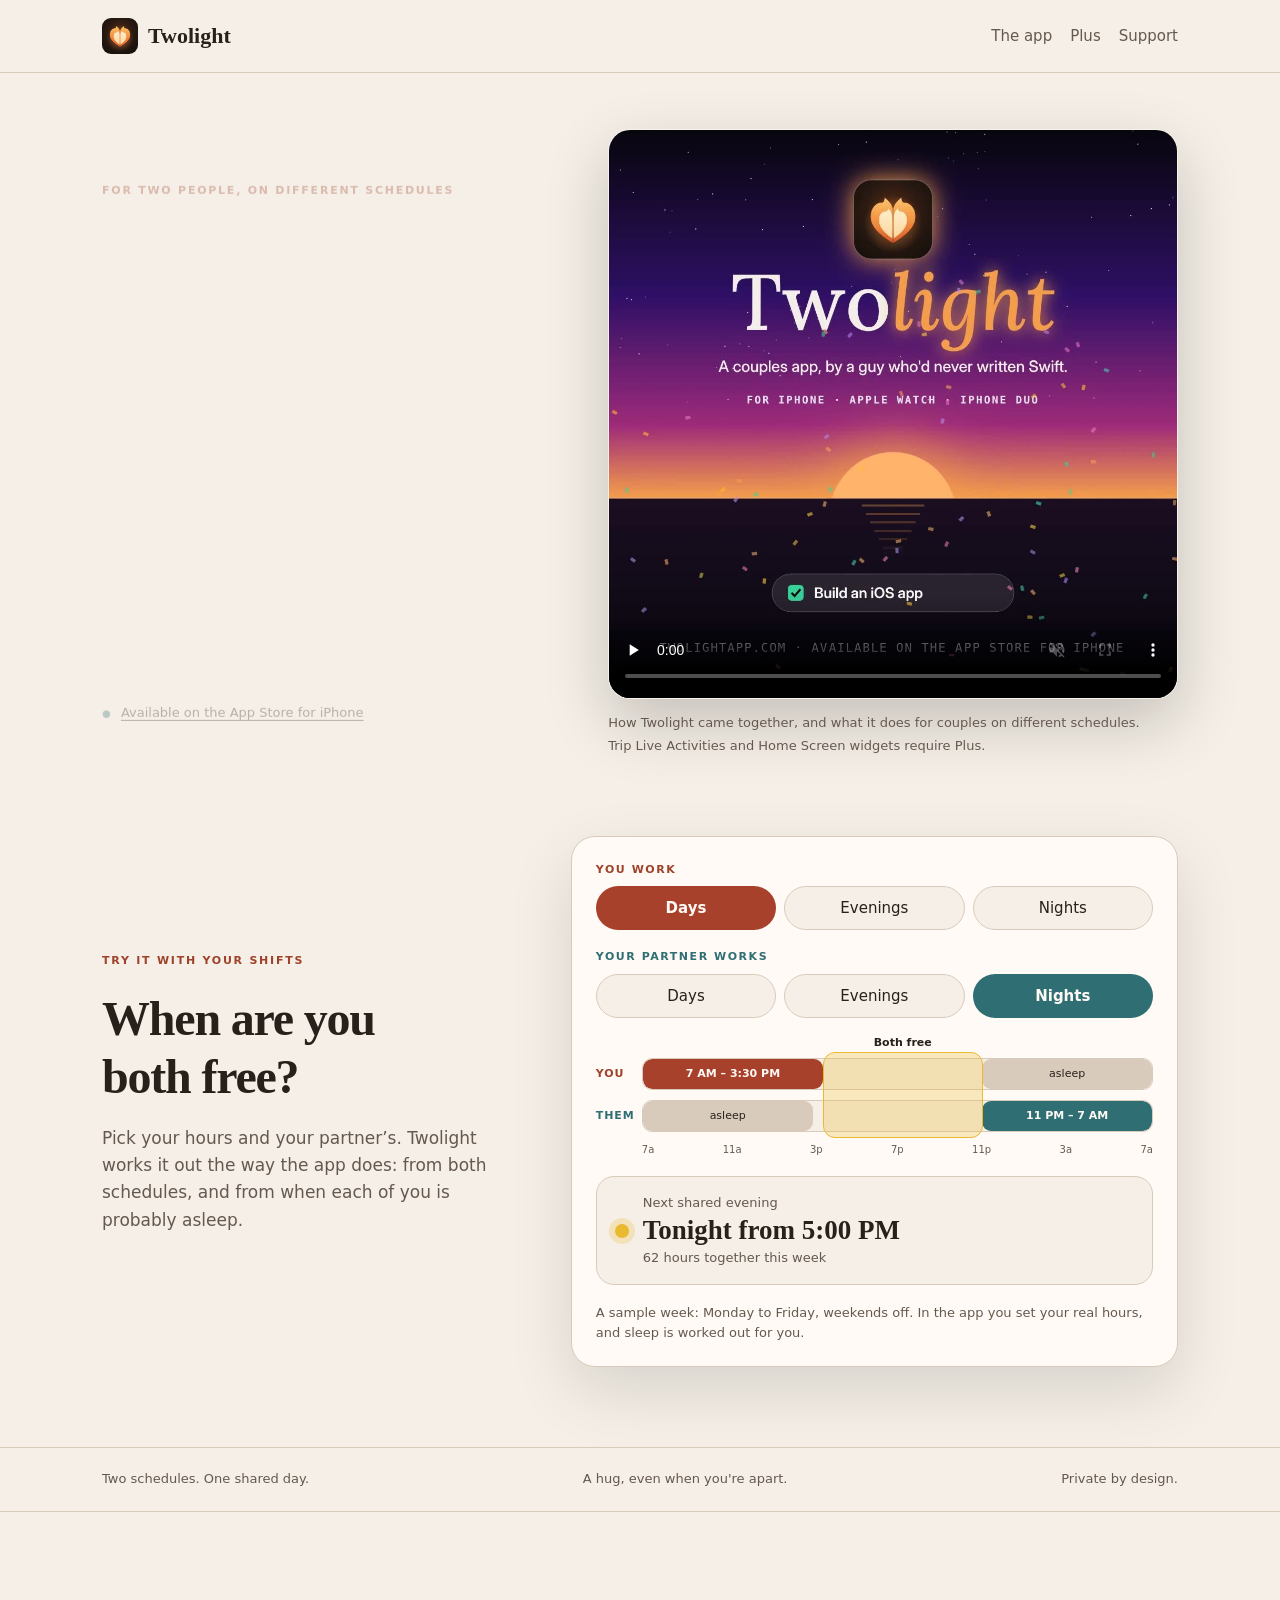
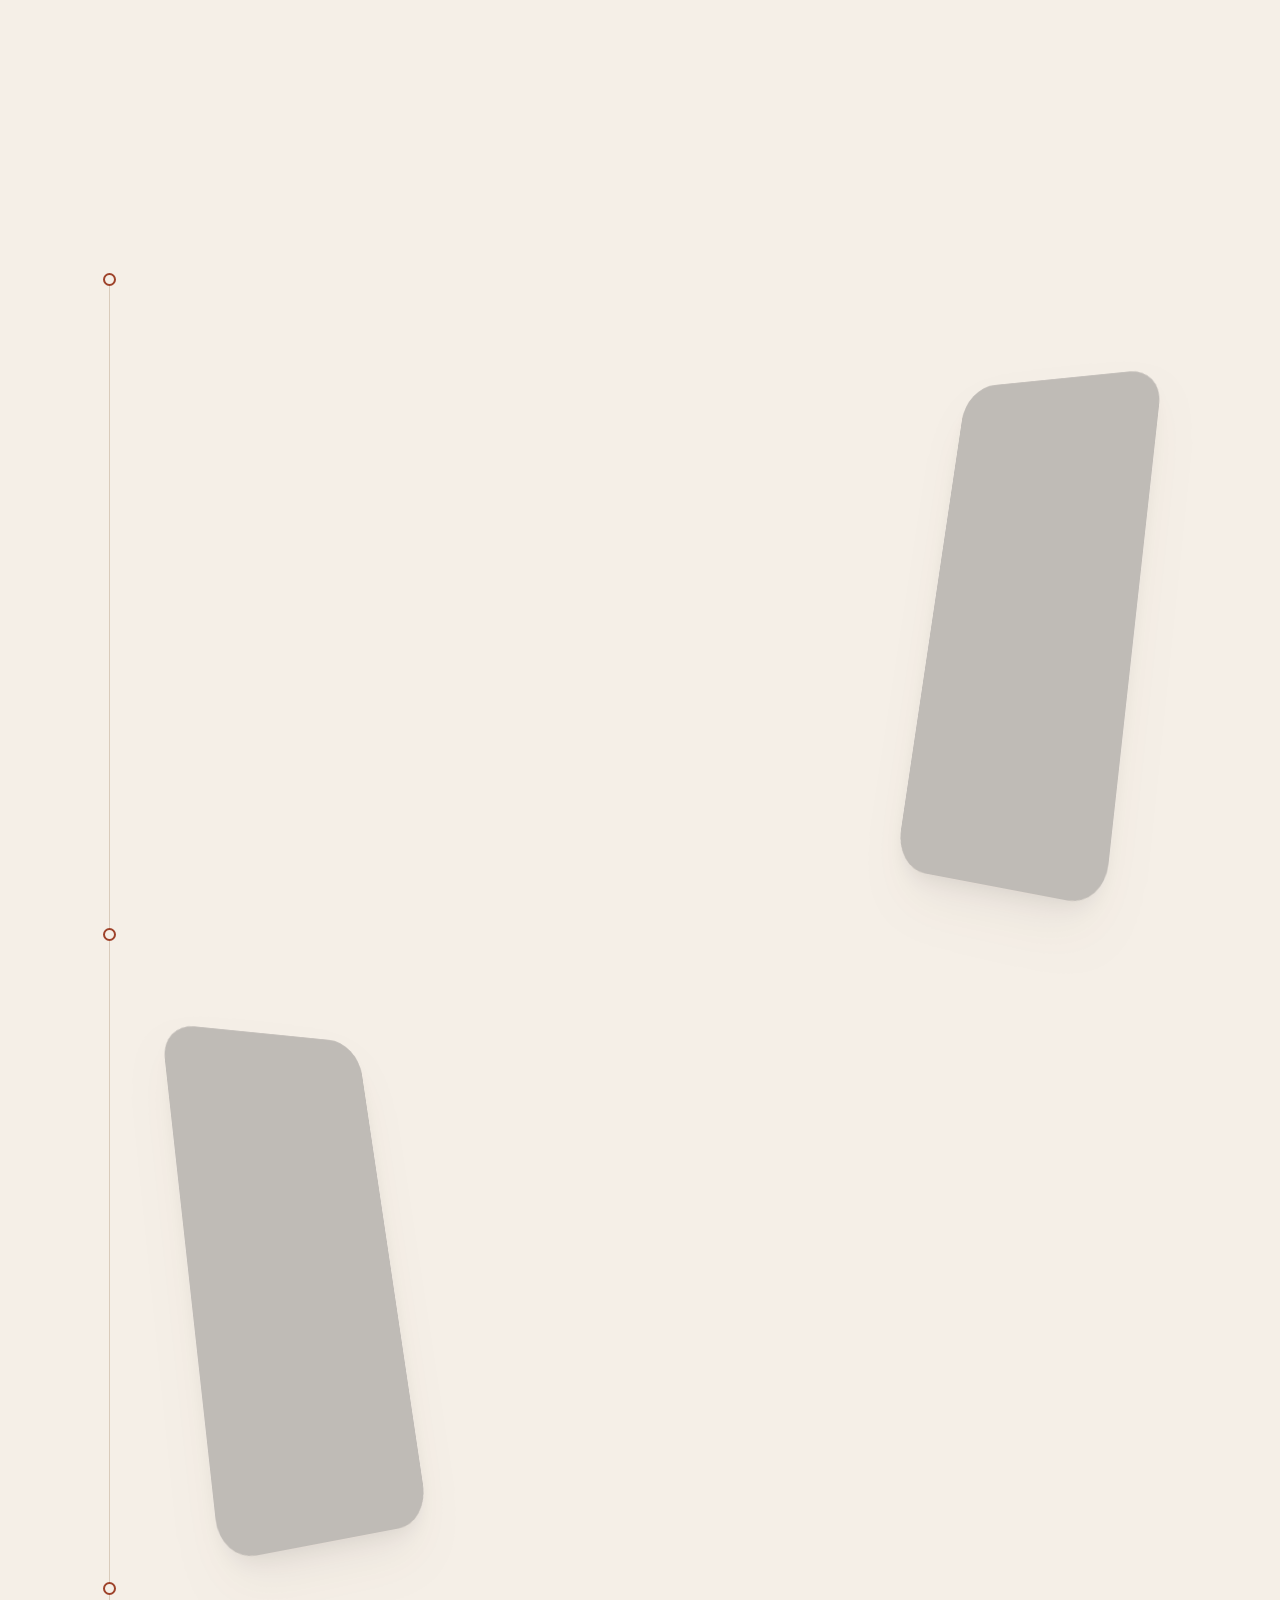
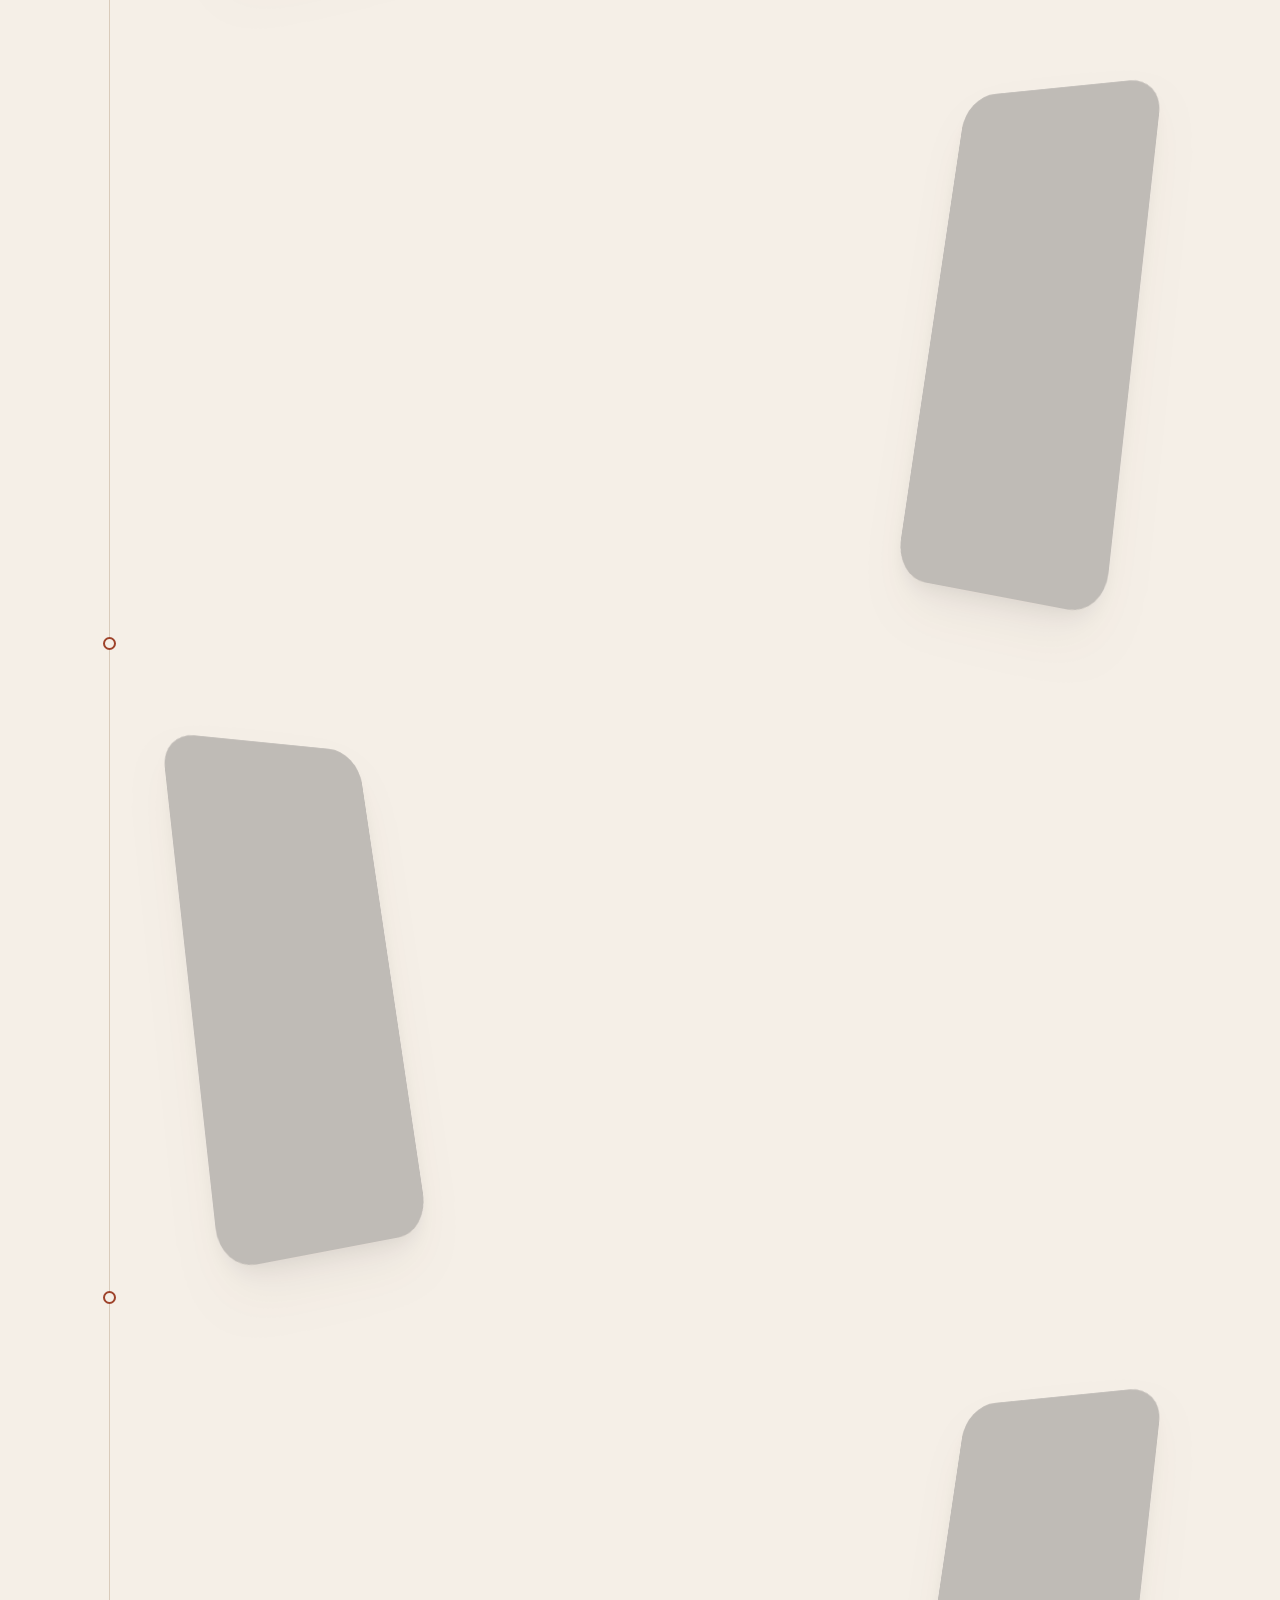
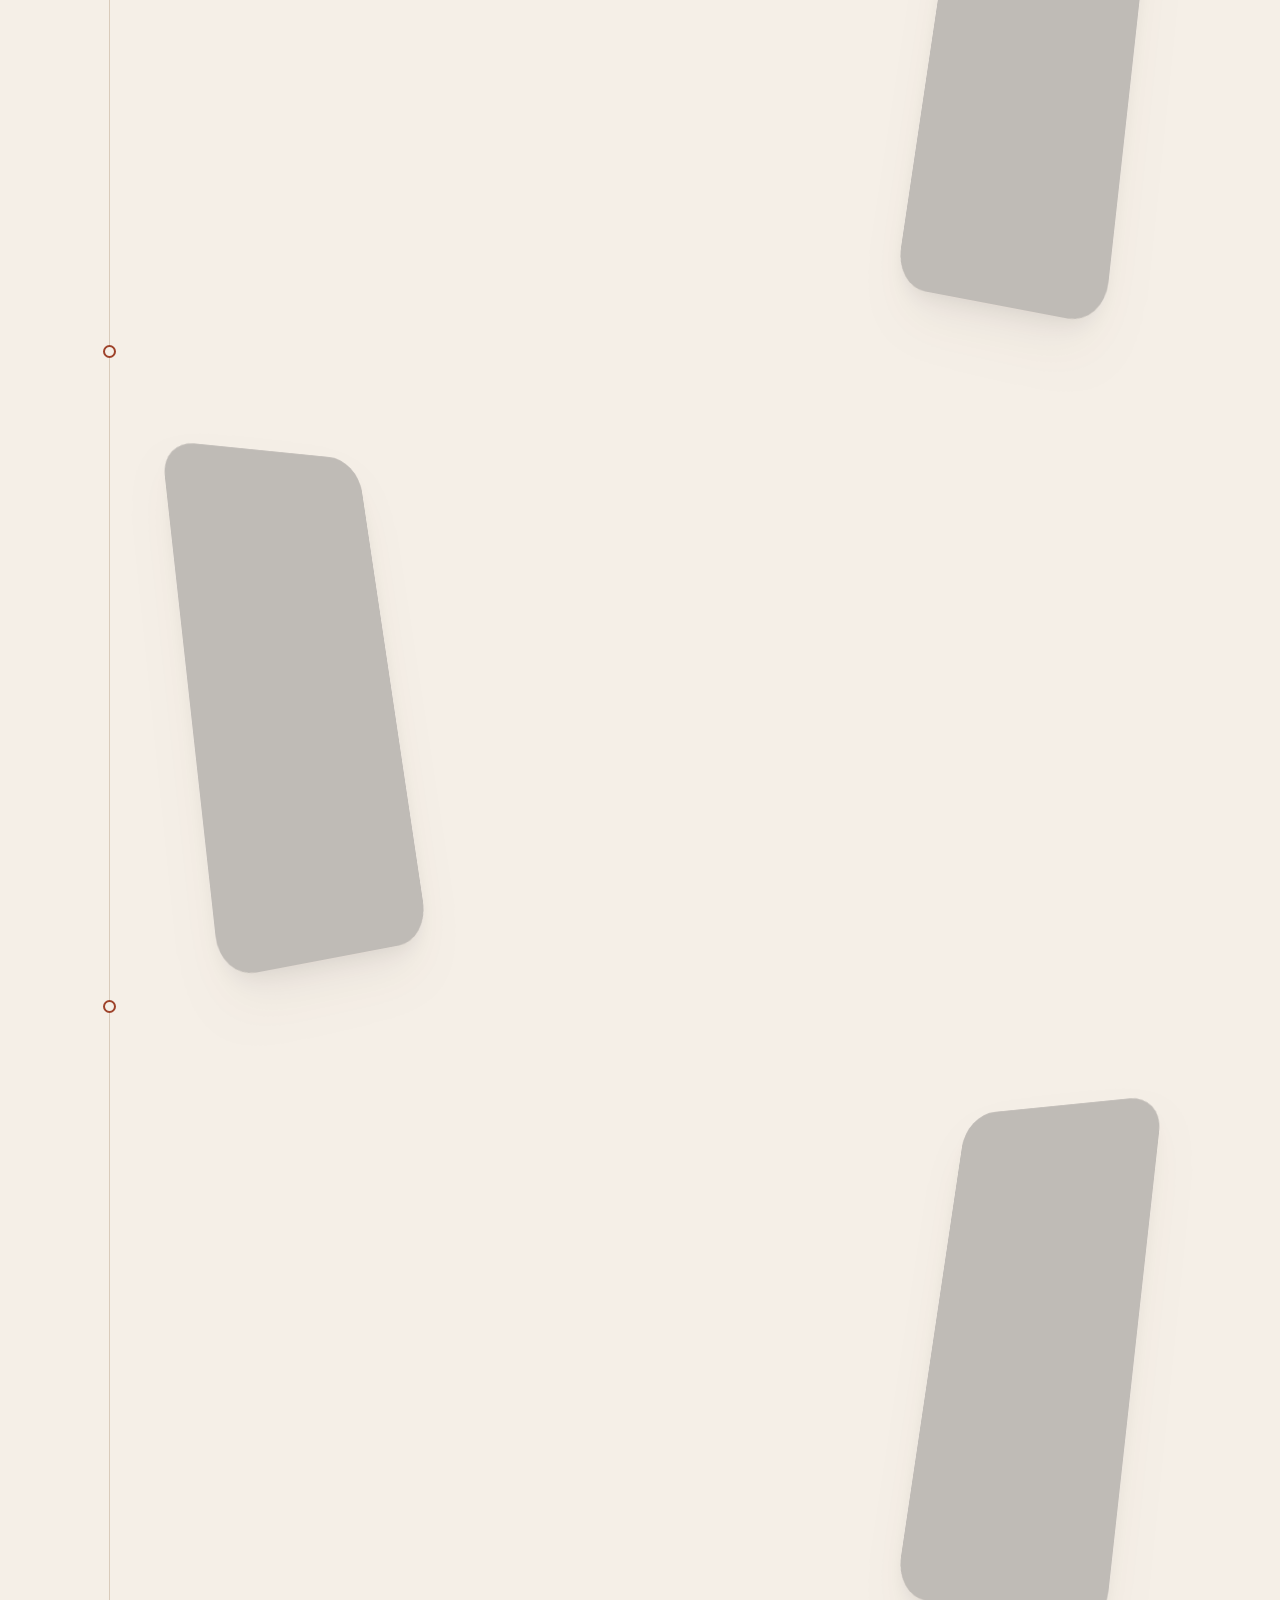
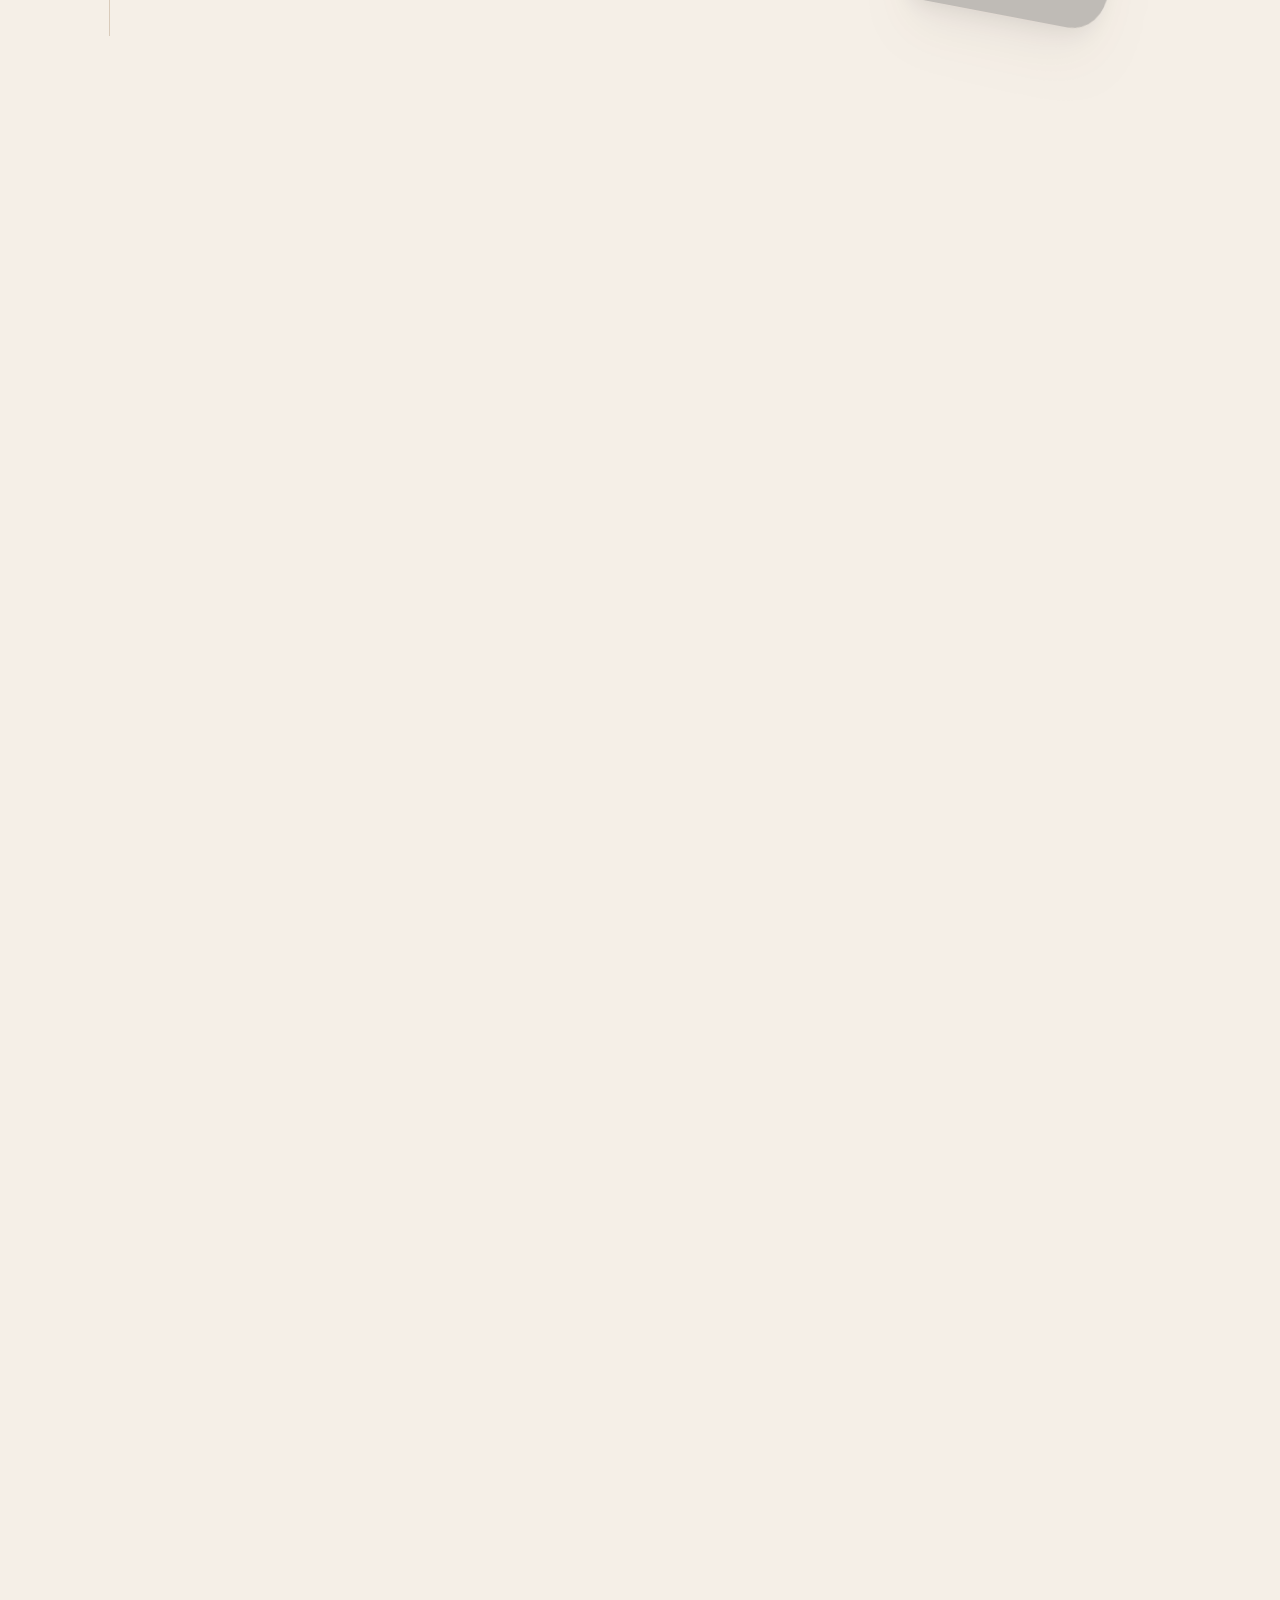
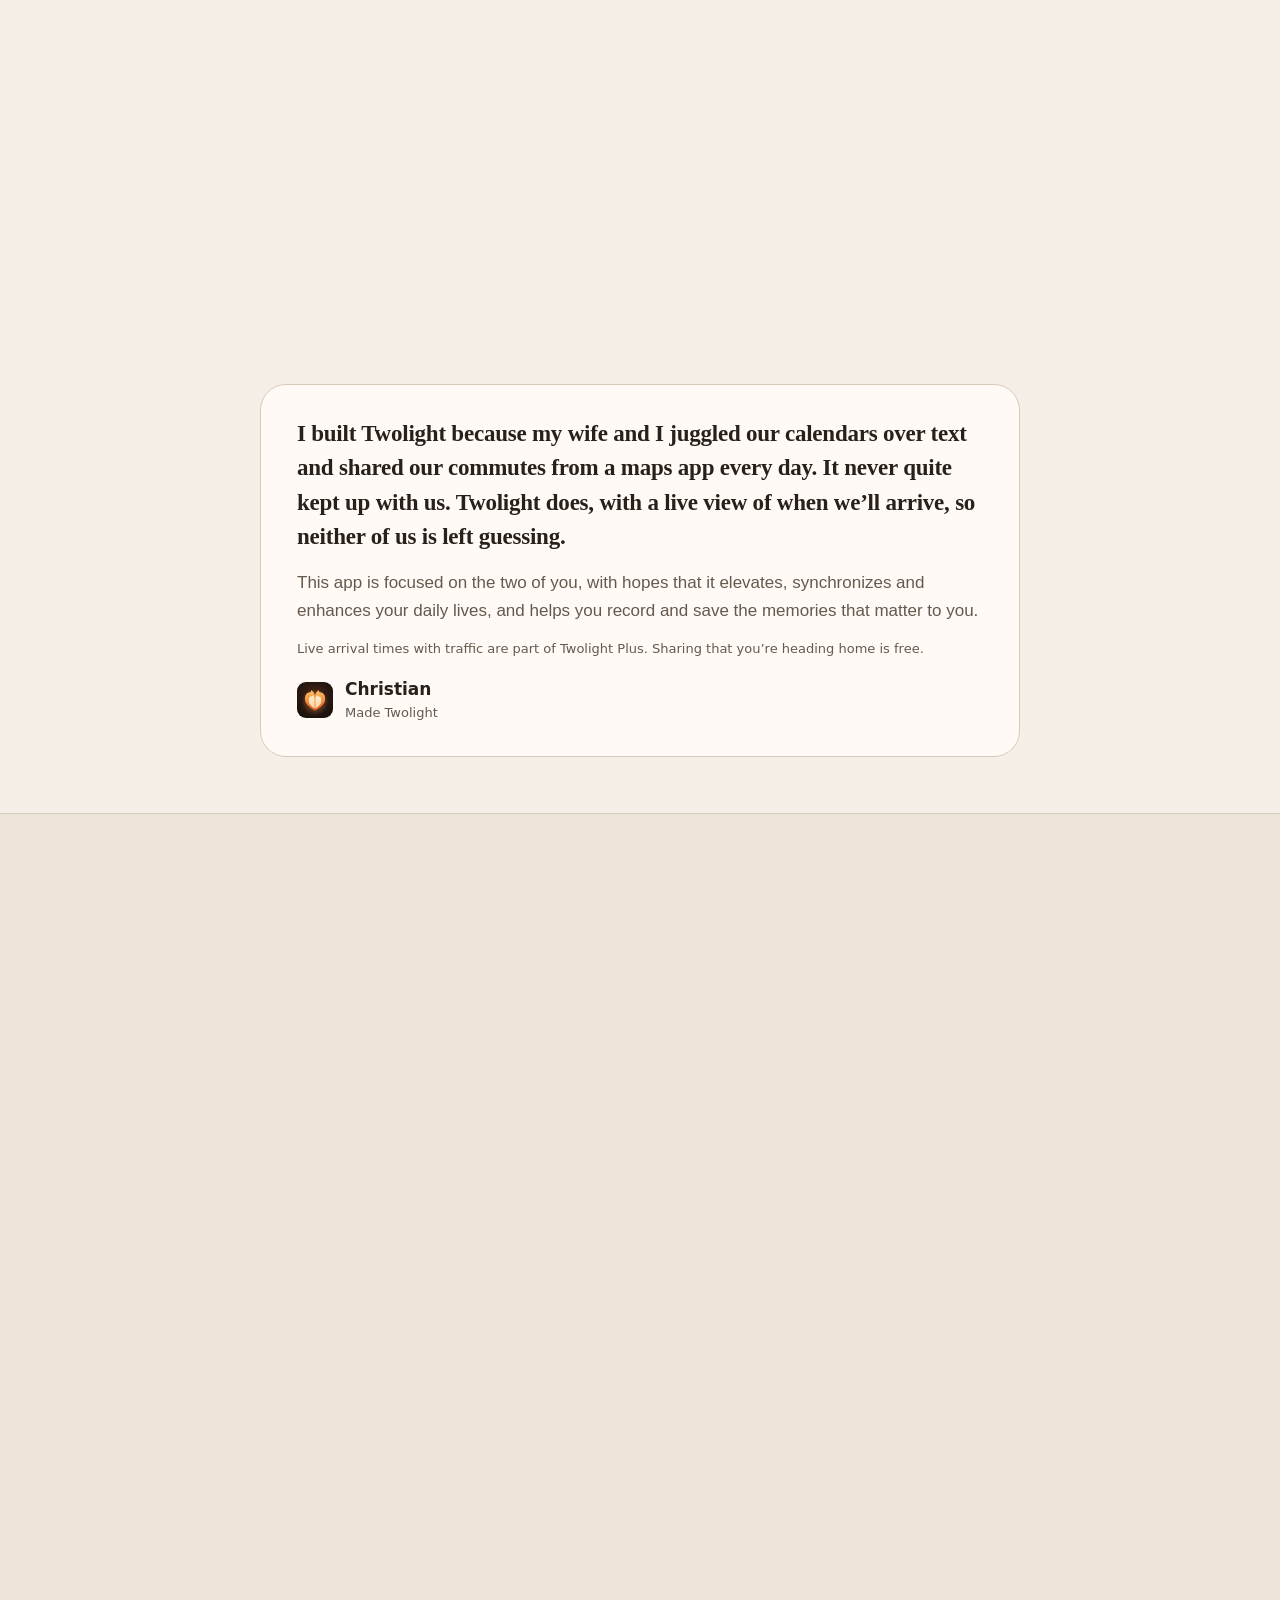
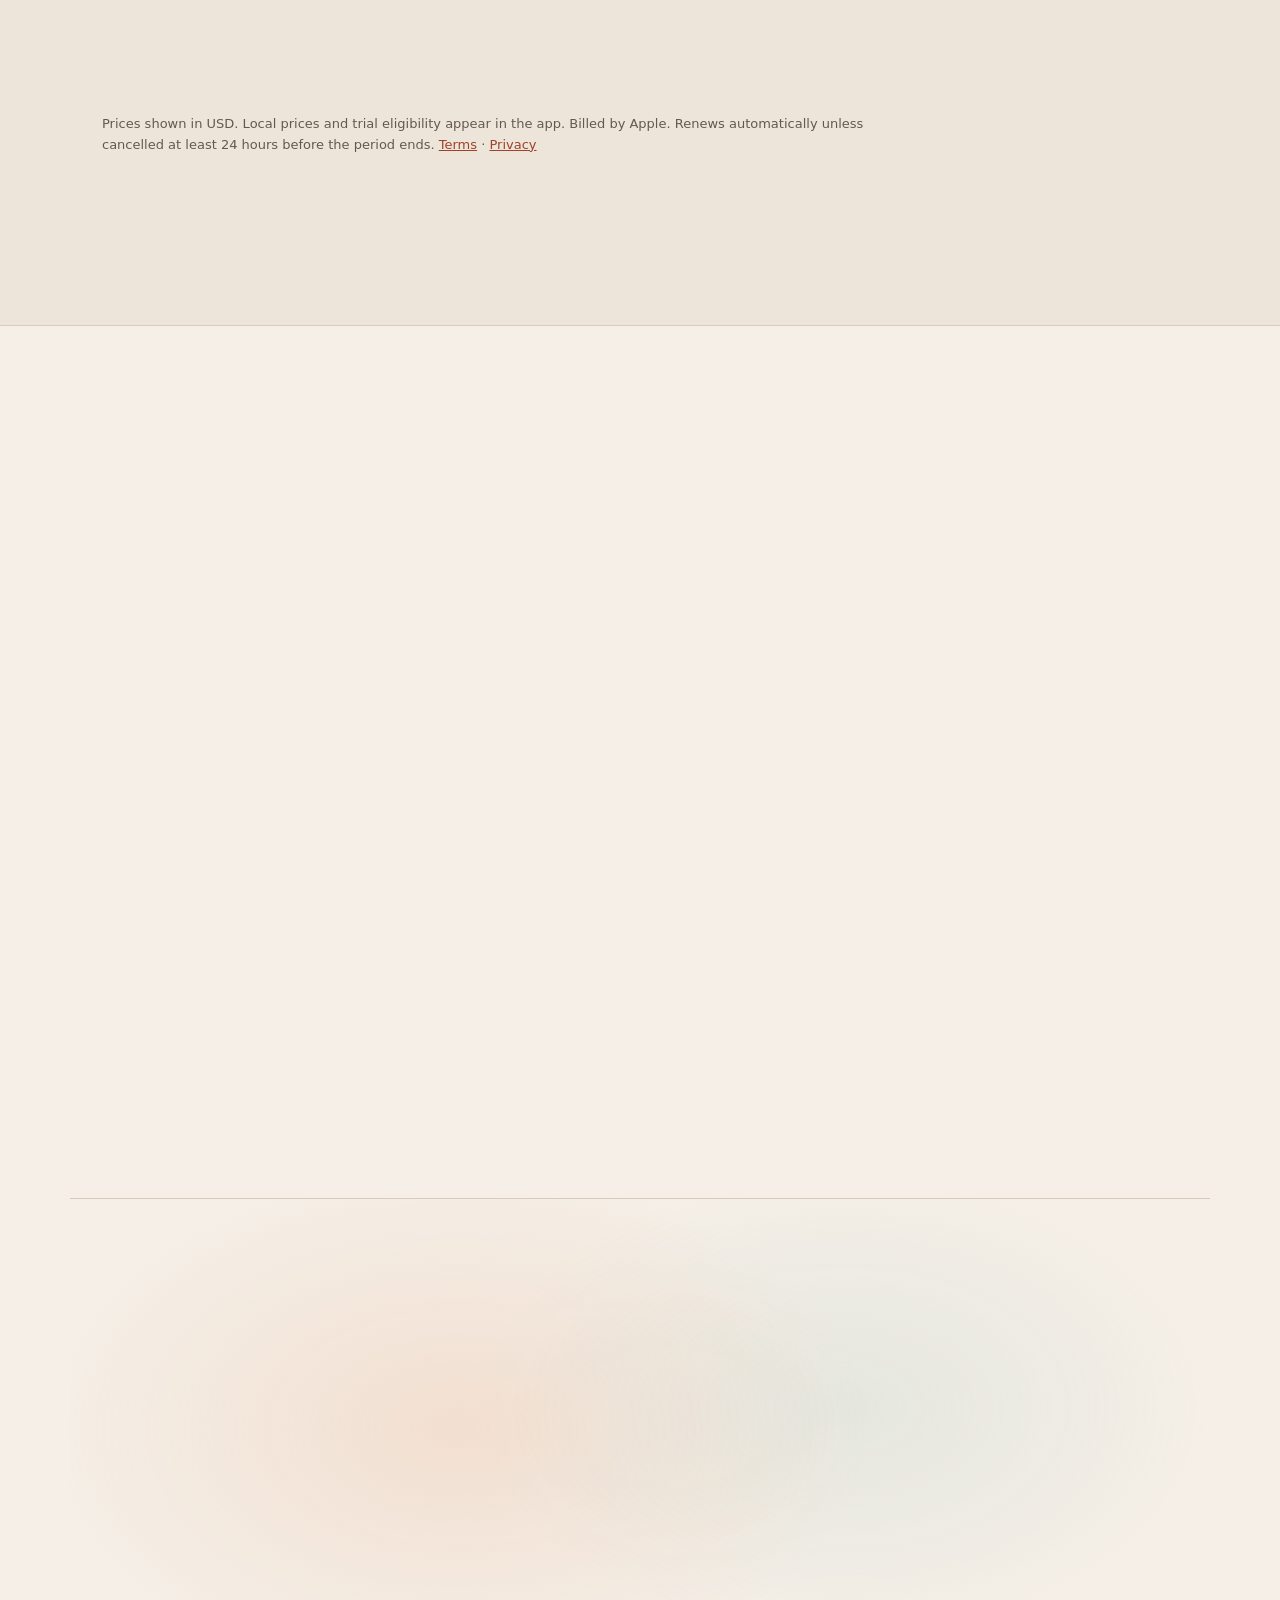
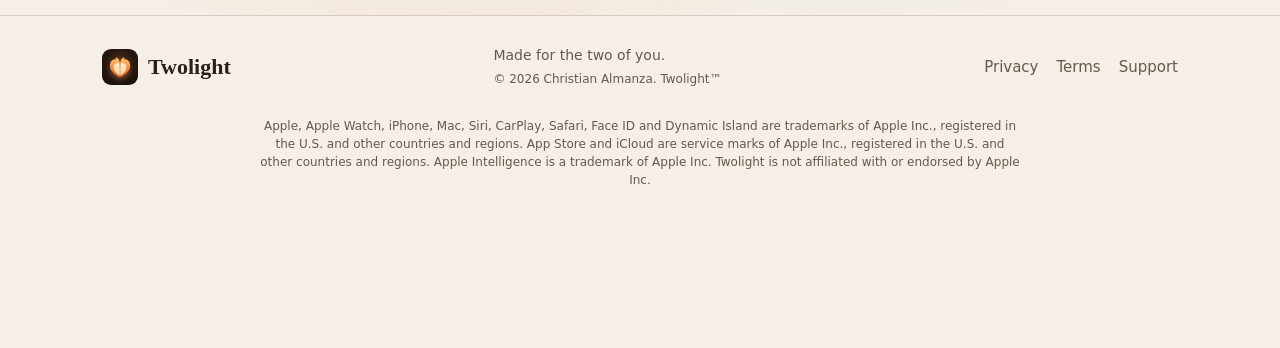
<file: index.html>
<!doctype html>
<html lang="en">
<head>
<meta charset="utf-8">
<meta name="apple-itunes-app" content="app-id=6831379597">
<meta name="viewport" content="width=device-width, initial-scale=1">
<title>Twolight: Time together, around work</title>
<meta name="description" content="Twolight puts both of your schedules on one screen: when you're both free, when they'll be home, and the little things that keep you close. Private by design.">
<link rel="canonical" href="https://twolightapp.com/">
<meta property="og:type" content="website">
<meta property="og:site_name" content="Twolight">
<meta property="og:url" content="https://twolightapp.com/">
<meta property="og:title" content="Twolight: Find each other, around work">
<meta property="og:description" content="Both of your schedules on one screen, and the little things that keep you close. Private by design.">
<meta property="og:image" content="https://twolightapp.com/og.png">
<meta property="og:image:width" content="1200">
<meta property="og:image:height" content="630">
<meta property="og:image:alt" content="The Twolight app icon, two flames forming a heart, beside the words Find each other, around work.">
<meta name="twitter:card" content="summary_large_image">
<meta name="twitter:title" content="Twolight: Find each other, around work">
<meta name="twitter:description" content="Both of your schedules on one screen, and the little things that keep you close. Private by design.">
<meta name="twitter:image" content="https://twolightapp.com/og.png">
<meta name="twitter:image:alt" content="The Twolight app icon, two flames forming a heart, beside the words Find each other, around work.">


<link rel="icon" href="/icon.png">
<link rel="apple-touch-icon" href="/icon.png">
<link rel="preload" as="image" href="/media/twolight-poster.jpg?v=3" fetchpriority="high">
<link rel="stylesheet" href="/style.css?v=2026-11-24-r1">
<script src="/app.js?v=2026-11-24-r1" defer></script>
<meta name="theme-color" content="#F5EFE7" media="(prefers-color-scheme: light)">
<meta name="theme-color" content="#15171C" media="(prefers-color-scheme: dark)">
<script type="application/ld+json">
{
  "@context": "https://schema.org",
  "@type": "SoftwareApplication",
  "@id": "https://twolightapp.com/#app",
  "name": "Twolight",
  "url": "https://twolightapp.com/",
  "image": "https://twolightapp.com/og.png",
  "operatingSystem": "iOS",
  "applicationCategory": "LifestyleApplication",
  "description": "An iPhone app for couples on different schedules, with shared schedules, a talk light, dates and memories. Optional Twolight Plus covers both paired partners."
}
</script>
</head>
<body class="home"><a class="skip-link" href="#main">Skip to content</a><header><div class="wrap"><a class="brand" href="/"><img src="/icon.png" width="36" height="36" alt="">Twolight</a><nav aria-label="Main navigation"><a href="/#together">The app</a><a href="/#plus">Plus</a><a href="/support/">Support</a></nav></div></header>
<main id="main">
<section class="hero wrap" aria-labelledby="hero-title">
 <div class="hero-copy"><p class="eyebrow">FOR TWO PEOPLE, ON DIFFERENT SCHEDULES</p><h1 id="hero-title">Find each other,<br><em>around work.</em></h1><p class="lede">Different shifts. One shared day. Find your next free evening, leave a little love, and make time for the two of you.</p><div class="hero-cta"><a class="button" href="https://apps.apple.com/app/id6831379597">Download on the App Store <span aria-hidden="true">↗</span></a><a class="button quiet" href="#together">Meet Twolight</a></div><p class="hero-free">Shared schedules are free. Look around before you invite your partner.</p><p class="availability"><span aria-hidden="true">●</span> <a href="https://apps.apple.com/app/id6831379597">Available on the App Store for iPhone</a></p></div>
 <div class="hero-product"><figure class="film"><video id="film" aria-label="Twolight story film" controls muted loop playsinline preload="none" poster="/media/twolight-poster.jpg?v=3" aria-describedby="film-caption"><source src="/media/twolight.mp4?v=3" type="video/mp4">Your browser cannot play this film. <a href="/media/twolight.mp4?v=3">Open the product film</a>.</video><figcaption id="film-caption">How Twolight came together, and what it does for couples on different schedules. <span>Trip Live Activities and Home Screen widgets require Plus.</span></figcaption></figure></div>
</section>
<section class="try wrap" aria-labelledby="try-title"><div class="try-copy"><p class="eyebrow">TRY IT WITH YOUR SHIFTS</p><h2 id="try-title">When are you<br>both free?</h2><p>Pick your hours and your partner’s. Twolight works it out the way the app does: from both schedules, and from when each of you is probably asleep.</p></div>
<form class="overlap" id="overlap" aria-labelledby="try-title">
   <fieldset class="me"><legend>You work</legend><div class="seg"><label><input type="radio" name="me" value="days" id="me-days" checked><span>Days</span></label><label><input type="radio" name="me" value="evenings" id="me-evenings"><span>Evenings</span></label><label><input type="radio" name="me" value="nights" id="me-nights"><span>Nights</span></label></div></fieldset>
   <fieldset class="them"><legend>Your partner works</legend><div class="seg"><label><input type="radio" name="them" value="days" id="them-days"><span>Days</span></label><label><input type="radio" name="them" value="evenings" id="them-evenings"><span>Evenings</span></label><label><input type="radio" name="them" value="nights" id="them-nights" checked><span>Nights</span></label></div></fieldset>
   <div class="strip" aria-hidden="true">
    <div class="whos"><span>You</span><span>Them</span></div>
    <div class="tracks">
     <b class="band" style="--l:35.42;--w:31.25"><i>Both free</i></b>
     <div class="track"><span class="bar work me" style="--l:0;--w:35.42">7 AM – 3:30 PM</span><span class="bar sleep me" style="--l:66.67;--w:33.33">asleep</span></div>
     <div class="track"><span class="bar sleep them" style="--l:0;--w:33.33">asleep</span><span class="bar work them" style="--l:66.67;--w:33.33">11 PM – 7 AM</span></div>
     <div class="ticks"><span>7a</span><span>11a</span><span>3p</span><span>7p</span><span>11p</span><span>3a</span><span>7a</span></div>
    </div>
   </div>
   <div class="answer" role="status" aria-live="polite" aria-atomic="true"><i aria-hidden="true"></i><p><small>Next shared evening</small><strong id="ov-next">Tonight from 5:00 PM</strong><span id="ov-hours">62 hours together this week</span></p></div>
   <p class="overlap-note">A sample week: Monday to Friday, weekends off. In the app you set your real hours, and sleep is worked out for you.</p>
  </form>
</section>
<div class="intro-strip"><div class="wrap"><span>Two schedules. One shared day.</span><span>A hug, even when you're apart.</span><span>Private by design.</span></div></div>
<section id="day" class="day wrap" aria-labelledby="day-title">
 <div class="section-heading"><p class="eyebrow">A DAY WITH TWOLIGHT</p><h2 id="day-title">Little problems.<br>Small fixes for two.</h2><p>How a day on different schedules goes, and where Twolight helps. Real app screens, sample names.</p></div>
 <div class="day-runway"><div class="day-stage"><div class="day-sky" aria-hidden="true"><i class="sky-morning"></i><i class="sky-noon"></i><i class="sky-dusk"></i><i class="sky-night"></i></div><div class="day-world"><div class="day-lights" aria-hidden="true"></div>
 <ol class="day-line">
  <li class="moment" id="day-morning" style="--i:1">
   <div class="moment-copy"><p class="moment-time"><span>6:40 AM</span></p><p class="moment-problem">You leave before they wake up.</p><h3>Leave a little something behind.</h3><p>Send a hug or a note before your shift. It waits until they’re up, so nothing buzzes them awake.</p><span class="badge">Free</span></div>
   <figure class="moment-shot"><div class="tilt"><div class="phone"><img src="/media/day-morning.jpg" width="560" height="1217" loading="lazy" decoding="async" alt="Today in Twolight, with Hug, Kiss, Praise, Flowers and a note for later."></div></div></figure>
  </li>
  <li class="moment" id="day-gift" style="--i:2">
   <div class="moment-copy"><p class="moment-time"><span>12:15 PM</span></p><p class="moment-problem">You spot the perfect gift while scrolling.</p><h3>Save it before you forget.</h3><p>Share the link from Safari or a shopping app. It lands in your private gift ideas with the name, price and picture filled in. Your partner never sees it.</p><span class="badge">Free</span></div>
   <figure class="moment-shot"><div class="tilt"><div class="phone"><img src="/media/day-gift.jpg" width="560" height="1217" loading="lazy" decoding="async" alt="A link added to Twolight’s gift ideas, with Undo."></div></div></figure>
  </li>
  <li class="moment" id="day-order" style="--i:3">
   <div class="moment-copy"><p class="moment-time"><span>3:30 PM</span></p><p class="moment-problem">You’re at their coffee shop and blank on their order.</p><h3>Their usual pops up.</h3><p>Save the little things in Favorites: their order, their size, the flowers they like. When you’re at that place, Twolight shows it on your screen.</p><span class="badge">Plus</span></div>
   <figure class="moment-shot"><div class="tilt"><div class="phone"><img src="/media/day-order.jpg" width="560" height="1217" loading="lazy" decoding="async" alt="Today showing Alex’s usual order, an oat milk latte, at Harbor Light Coffee."></div></div></figure>
  </li>
  <li class="moment" id="day-late" style="--i:4">
   <div class="moment-copy"><p class="moment-time"><span>5:42 PM</span></p><p class="moment-problem">The shift runs long. Again.</p><h3>They know when, not where.</h3><p>Tap Heading home or Running late and they see when you’ll be home. With Plus it’s a live trip on their Lock Screen that keeps up with traffic. Never your location.</p><span class="badge">Heading home is free · live trips with Plus</span></div>
   <figure class="moment-shot"><div class="tilt"><div class="phone"><img src="/media/day-late.jpg" width="560" height="1217" loading="lazy" decoding="async" alt="Today showing Alex on the way home, home around 10:00."></div></div></figure>
  </li>
  <li class="moment" id="day-talk" style="--i:5">
   <div class="moment-copy"><p class="moment-time"><span>9:10 PM</span></p><p class="moment-problem">Something’s on your mind.</p><h3>Say how much it matters.</h3><p>Turn on the talk light: green to catch up, yellow when something’s bugging you, red when it can’t wait. It stays lit until you’ve talked.</p><span class="badge">Free</span></div>
   <figure class="moment-shot"><div class="tilt"><div class="phone"><img src="/media/day-talk.jpg" width="560" height="1217" loading="lazy" decoding="async" alt="Today showing Alex wants to talk, yellow, with an I’m here button."></div></div></figure>
  </li>
  <li class="moment" id="day-flowers" style="--i:6">
   <div class="moment-copy"><p class="moment-time"><span>Saturday</span></p><p class="moment-problem">A long week and you’ve barely seen each other.</p><h3>Send flowers. Write a letter.</h3><p>Arrange a bouquet and send it. Or write a love letter that takes a couple of days to arrive, like real mail.</p><span class="badge">One bouquet a week free · more with Plus</span></div>
   <figure class="moment-shot"><div class="tilt"><div class="phone"><img src="/media/day-flowers.jpg" width="560" height="1217" loading="lazy" decoding="async" alt="A bouquet arranged in Twolight, wrapped in purple paper."></div></div></figure>
  </li>
  <li class="moment" id="day-dates" style="--i:7">
   <div class="moment-copy"><p class="moment-time"><span>Every day</span></p><p class="moment-problem">The dates that matter sneak up on you.</p><h3>Count down together.</h3><p>Your anniversary, their birthday, a trip you’re both waiting for. Keep the ones you care about on Today, and ask your partner to count down with you.</p><span class="badge">Free</span></div>
   <figure class="moment-shot"><div class="tilt"><div class="phone"><img src="/media/day-countdowns.jpg" width="560" height="1217" loading="lazy" decoding="async" alt="Countdowns on Today: Cabin, Beach, Concert and Brunch."></div></div></figure>
  </li>
 </ol>
 </div></div></div>
</section>
<section id="features" class="bento-section wrap" aria-labelledby="features-title"><div class="bento-head"><div><p class="eyebrow">EVERYTHING, AT A GLANCE</p><h2 id="features-title">Built for two schedules.<br><em>Made for one life.</em></h2></div><div class="bento-cta"><a class="button" href="https://apps.apple.com/app/id6831379597">Download on the App Store <span aria-hidden="true">↗</span></a><p class="hero-free">Shared schedules are free. Look around before you invite your partner.</p></div></div>
 <div class="bento">
  <article class="bento-card b-lead"><div class="bento-copy"><p class="eyebrow">SHARED DAYS</p><h3>Find your next evening together.</h3><p>Day shifts, night shifts, one calendar. Twolight finds the evenings you’re both free, and gives you a heads-up when a new one opens up.</p><span class="badge">Free</span></div><figure class="bento-shot square"><img src="/media/calendar.jpg?v=2" width="1080" height="1080" loading="lazy" decoding="async" alt="Twolight Calendar with both shifts and the next shared evening."></figure></article>
  <article class="bento-card b-home"><div class="bento-copy"><p class="eyebrow">HEADING HOME</p><h3>Know when they’ll be home.</h3><p>Tap Heading home and they see when, never where. With Plus it’s a live trip on their Lock Screen that keeps up with traffic.</p><span class="badge">Heading home is free · live trips with Plus</span></div><figure class="bento-shot phone-crop"><img src="/media/day-late.jpg" width="560" height="1217" loading="lazy" decoding="async" alt="Today showing Alex on the way home, home around 10:00."></figure></article>
  <article class="bento-card b-talk"><div class="bento-copy"><p class="eyebrow">SMALL GESTURES</p><h3>Say what you need, gently.</h3><p>A hug before your shift. A note for when they wake. And a talk light that says how much it matters.</p><a class="text-link" href="#day-talk">Try the talk light <span aria-hidden="true">↗</span></a><span class="badge">Free</span></div><figure class="bento-shot phone-crop"><img src="/media/day-talk.jpg" width="560" height="1217" loading="lazy" decoding="async" alt="Today showing Alex wants to talk, yellow, with an I’m here button."></figure></article>
  <article class="bento-card b-every"><div class="bento-copy"><p class="eyebrow">THE EVERYDAY</p><h3>Share the small stuff.</h3><p>Ask for a chore and see when it’s done. Keep one grocery list you both add to.</p><span class="badge">Free</span></div><ul class="bento-list" aria-label="Examples"><li><i aria-hidden="true"></i>Take out the recycling<small>Done by Alex</small></li><li><i aria-hidden="true"></i>Oat milk, eggs, basil<small>Groceries</small></li><li><i aria-hidden="true"></i>Pick up the dry cleaning<small>Asked by you</small></li></ul></article>
  <article class="bento-card b-keep"><div class="bento-copy"><p class="eyebrow">PLANS &amp; MEMORIES</p><h3>Plan it. Keep a little of it.</h3><p>Count down to the trip, the birthday, the anniversary. Afterward, keep the photo, the voice memo, the way the evening felt. Logged dates start private. Share one when you’re ready.</p><span class="badge">Photos &amp; voice memos free · video with Plus</span></div><figure class="bento-shot phone-crop"><img src="/media/day-countdowns-dark.jpg" width="560" height="1217" loading="lazy" decoding="async" alt="Countdowns on Today in the Midnight theme."></figure></article>
  <article class="bento-card b-private"><div class="bento-copy"><p class="eyebrow">JUST BETWEEN YOU</p><h3>Private by design.</h3><p>No ads or tracking. Your journal stays yours. Your content lives on your iPhone, with an encrypted copy in your own iCloud.</p><a class="text-link" href="/privacy/">How Twolight handles your information <span aria-hidden="true">↗</span></a></div></article>
 </div>
</section>
<section id="together" class="section wrap" aria-labelledby="together-title"><div class="section-heading"><p class="eyebrow">THE EVERYDAY, TOGETHER</p><h2 id="together-title">Different hours.<br>Still on the same team.</h2><p>You don't need matching schedules to make space for each other.</p></div>
 <nav class="story-nav" aria-label="Feature stories"><a href="#story-days" aria-label="Story 1 of 3: Shared days">01 <span>Days</span></a><a href="#story-talk" aria-label="Story 2 of 3: Small gestures">02 <span>Talk</span></a><a href="#story-memories" aria-label="Story 3 of 3: Memories">03 <span>Memories</span></a><span aria-hidden="true">Swipe →</span></nav>
 <div class="feature-track" role="region" aria-label="Three feature stories; swipe or use the story links" tabindex="0">
 <article class="feature" id="story-days"><div class="feature-copy"><p class="eyebrow">01 / SHARED DAYS</p><h3>Find your next<br>evening together.</h3><p>Day shifts, night shifts, one calendar. Twolight finds the evenings you’re both free. You pick what to do with them.</p><ul class="plain-list"><li>Both schedules, side by side</li><li>Shared plans and reminders</li><li>Chores to ask for, groceries to remember</li></ul><span class="badge">Included free</span></div><figure class="product-still"><div class="still-window"><img src="/media/calendar.jpg?v=2" width="1080" height="1080" loading="lazy" decoding="async" alt="Twolight Calendar with You and Sam's shifts and their next shared evening."></div><figcaption>The real app, with sample names.</figcaption></figure></article>
 <article class="feature reverse" id="story-talk"><div class="feature-copy"><p class="eyebrow">02 / SMALL GESTURES</p><h3>A little way to say<br>“I'm here.”</h3><p>A hug before your shift. A note for when they wake. And when you need to talk, a light that says how much it matters.</p><span class="badge">Talk light, hugs and notes are free</span></div><figure class="talk-figure">
  <div class="talk-demo" id="talk-demo" data-state="idle" data-level="yellow">
   <div class="td-side"><p class="td-cap">Your phone</p><p class="td-thanks" hidden>Thank you for talking.</p>
    <form class="td-pick"><fieldset><legend>I want to talk</legend><label class="lvl" style="--dot:#3E9A62"><input type="radio" name="lvl" value="green" id="lvl-green"><span><i aria-hidden="true"></i><b>Green · Catch up</b><small>Nothing’s wrong. I just want some time with you.</small></span></label><label class="lvl" style="--dot:#E9B930"><input type="radio" name="lvl" value="yellow" id="lvl-yellow" checked><span><i aria-hidden="true"></i><b>Yellow · On my mind</b><small>Something’s bugging me. Can we talk tonight?</small></span></label><label class="lvl" style="--dot:#C8372D"><input type="radio" name="lvl" value="red" id="lvl-red"><span><i aria-hidden="true"></i><b>Red · It matters</b><small>Important or sensitive. Soon, please.</small></span></label></fieldset><button type="button" class="td-btn td-go">Light it up</button></form>
    <div class="td-on" hidden><i aria-hidden="true"></i><p class="td-state"><strong>Your light is on</strong><span>It stays lit until you’ve talked or you turn it off.</span></p><button type="button" class="td-btn quiet td-off">Turn off my light</button><button type="button" class="td-btn td-talked" hidden>We talked</button></div>
   </div>
   <div class="td-side"><p class="td-cap">Sam’s Lock Screen</p>
    <div class="lock"><p class="lock-date">Today</p><p class="lock-time">9:41</p><p class="lock-empty">Nothing yet. Light it up.</p>
     <div class="la" hidden><i aria-hidden="true"></i><p><strong>Dillan wants to talk</strong><span class="la-label">Yellow · On my mind</span><span class="la-since">Since 9:41 AM</span></p><button type="button" class="la-here">I’m here</button></div>
    </div>
   </div>
   <p class="sr-only" role="status" aria-live="polite" id="td-live"></p>
  </div>
  <figcaption>Try it: light it up, then answer as Sam.</figcaption></figure></article>
 <article class="memory-panel" id="story-memories"><div class="feature-copy"><p class="eyebrow">03 / MOMENTS TO KEEP</p><h3>The little things<br>become your story.</h3><p>Keep the photo, the voice memo, the way the evening felt. Logged dates start private. Share one when you’re ready.</p><span class="badge">Photos &amp; voice memos free · Video with Plus</span></div><figure class="memory-figure"><div class="memory-list"><div><span aria-hidden="true">01</span><p><strong>Dates &amp; memories</strong>Make a plan. Keep a little of it.</p></div><div><span aria-hidden="true">02</span><p><strong>A journal of your own</strong>Your thoughts stay yours.</p></div><div><span aria-hidden="true">03</span><p><strong>Your year together</strong>Look back at the moments you made.</p></div></div><figcaption>Private until you choose to share.</figcaption></figure></article>
 </div>
</section>
<aside class="founder-note wrap" aria-label="A note from Christian"><figure><blockquote><p>I built Twolight because my wife and I juggled our calendars over text and shared our commutes from a maps app every day. It never quite kept up with us. Twolight does, with a live view of when we’ll arrive, so neither of us is left guessing.</p><p>This app is focused on the two of you, with hopes that it elevates, synchronizes and enhances your daily lives, and helps you record and save the memories that matter to you.</p></blockquote><p class="founder-plus">Live arrival times with traffic are part of Twolight Plus. Sharing that you’re heading home is free.</p><figcaption><img src="/icon.png" width="36" height="36" alt=""><span>Christian<small>Made Twolight</small></span></figcaption></figure></aside>
<section id="plus" class="plus-section"><div class="wrap"><div class="section-heading"><p class="eyebrow">A LITTLE EXTRA, FOR BOTH OF YOU</p><h2>One subscription.<br>Two people covered.</h2><p>The everyday part stays free. Twolight Plus adds a few more ways to stay in step.</p></div>
<div class="plans"><article class="plan"><p class="eyebrow">TWOLIGHT</p><h3>Start with the everyday.</h3><p class="plan-price">Free</p><ul><li>Pairing, shared schedules, chores &amp; groceries</li><li>Talk light, hugs, kisses, praise &amp; wake notes</li><li>Journal, photo memories &amp; shared reflections</li><li>Heading home or to work status</li><li>Our year summary &amp; Lock Screen talk light widget</li><li>Six themes &amp; three Surprise us picks a week</li></ul></article>
<article class="plan featured"><p class="eyebrow">TWOLIGHT PLUS</p><h3>Make a little more of it.</h3><div class="price"><div><strong>$60</strong><span>USD / year for both</span><small>Equivalent to $5/month, billed yearly</small></div><div><strong>$10</strong><span>USD / month for both</span></div></div><p class="trial">One free week for eligible new subscribers.</p><ul><li>Live trip arrival updates with traffic &amp; heading anywhere</li><li>Nearby favorite orders</li><li>Video memories &amp; the Play our year story</li><li>Your day Home Screen widget &amp; On my way control</li><li>Unlimited Surprise us picks</li><li>Calendar export &amp; ten more themes</li></ul></article></div>
<p class="billing">Prices shown in USD. Local prices and trial eligibility appear in the app. Billed by Apple. Renews automatically unless cancelled at least 24 hours before the period ends. <a href="/terms/">Terms</a> · <a href="/privacy/">Privacy</a></p><details class="all-features"><summary>See every feature <span>Plus features are marked</span></summary><div class="feature-groups"><div><h4>Your days</h4><ul><li>Both schedules on one calendar, with overnight shifts and one-off changes</li><li>When you're both free, worked out from shifts and sleep</li><li>A heads-up when a new evening opens up for you both</li><li>Non-urgent alerts wait while they sleep; red always goes through</li><li>Countdowns you choose: your anniversary, birthdays, your own dates and plans you pin, on swipeable pages</li><li>Ask your partner to count down to a plan with you; they decide whether it goes on their Today</li><li>Arrange Today: reorder or hide sections</li><li>Add locked-in dates to your iPhone calendar <b class="plus-tag">Plus</b></li></ul></div><div><h4>Talking</h4><ul><li>Talk light: green, yellow or red, with an optional note</li><li>Hide the light's color on your partner's Lock Screen</li><li>Weekly check-in with questions to talk through, at a time you're both free</li><li>Hugs, kisses and praise, delivered to their mailbox</li><li>Send a bouquet of flowers once a week, or as often as you like <b class="plus-tag">Plus</b></li><li>Love letters by snail mail, arriving in 2–3 days</li><li>Express and scenic routes, more stationery and wax seals for love letters <b class="plus-tag">Plus</b></li><li>Wake notes, waiting when they wake up</li><li>Choose which of your partner's alerts reach you</li></ul></div><div><h4>Home</h4><ul><li>Ask for a hand with chores, never assign them</li><li>Repeating asks: weekly, every 2 weeks or monthly</li><li>Done receipts and a one-tap thank-you</li><li>Shared grocery list, with who added what and a year of what you bought</li></ul></div><div><h4>Getting home</h4><ul><li>Heading home or to work, running late and quick stops</li><li>Siri and Shortcuts: heading home, send a hug</li><li>Their trip live with traffic, on your Lock Screen, Dynamic Island and CarPlay <b class="plus-tag">Plus</b></li><li>Heading anywhere else: up to 5 saved places, a plan's place, somewhere recent, or a search <b class="plus-tag">Plus</b></li></ul></div><div><h4>Dates and memories</h4><ul><li>Suggest a date, accept it, lock it in</li><li>Surprise us picks a real place nearby: 3 a week, or unlimited <b class="plus-tag">Plus</b></li><li>Dates start private; share a memory when you're ready</li><li>Reflections from both of you, photos and voice memos</li><li>Video in memories and your journal <b class="plus-tag">Plus</b></li><li>A private journal, just for you</li><li>Our year summary, and Play our year as a story <b class="plus-tag">Plus</b></li></ul></div><div><h4>Favorites</h4><ul><li>Their orders, sizes, flowers and the little things</li><li>Gift ideas kept behind Face ID</li><li>A wish list your partner can shop from, without spoiling the surprise</li><li>Paste a product link and the title, price and picture fill in, with Apple Intelligence on supported iPhones</li><li>Add gifts straight from the share button in Safari or a shopping app</li><li>Their order pops up when you're at that place <b class="plus-tag">Plus</b></li></ul></div><div><h4>On your devices</h4><ul><li>Lock Screen talk light widget</li><li>Apple Watch: see and answer the talk light, send a hug, head home</li><li>Your day Home Screen widget <b class="plus-tag">Plus</b></li><li>Control Center buttons: send a hug, heading home <b class="plus-tag">Plus</b></li><li>6 themes, plus 10 more including seasonal ones <b class="plus-tag">Plus</b></li><li>Holiday borders around Today, with twinkling Christmas lights <b class="plus-tag">Plus</b></li></ul></div><div><h4>Your data</h4><ul><li>Syncs privately through your own iCloud accounts</li><li>Keep a copy of everything, and restore from it</li><li>Optional Apple Intelligence help, on supported iPhones</li><li>One Plus subscription covers you both</li></ul></div></div></details>
</div></section>
<section class="privacy-note wrap"><div><img src="/icon.png" width="72" height="72" alt=""><p class="eyebrow">JUST BETWEEN YOU</p><h2>They see when,<br>never where.</h2></div><div class="privacy-copy"><p>Your arrival time on their Lock Screen. Never your location.</p><p>No ads or tracking. Your journal stays private. Your content lives on your iPhone, with an encrypted copy in your own iCloud, so you can bring it back on a new iPhone. For extra peace of mind, keep a backup too.</p><a class="text-link" href="/privacy/">How Twolight handles your information <span aria-hidden="true">↗</span></a></div></section>
<section class="faq-section wrap" aria-labelledby="questions"><div><p class="eyebrow">BEFORE YOU BEGIN</p><h2 id="questions">A few good questions.</h2><a class="text-link" href="/support/">All questions &amp; support ↗</a></div><div class="faq-list"><details><summary>Do we both need Plus?</summary><p>No. One active subscription covers both paired partners. Schedules, chores, the talk light and the everyday essentials stay free.</p></details><details><summary>Can I look around on my own?</summary><p>Yes. Choose “Just looking around?” on the invite screen to explore with a sample partner. Real sharing and partner notifications need a second person and their iPhone.</p></details><details><summary>Will my partner see my location?</summary><p>They see your arrival estimate, not a live location map. When heading somewhere else, you choose the destination details you share. Live background updates only run during a trip you start with the feature enabled.</p></details><details><summary>How do I keep a copy?</summary><p>In Settings &gt; Your data, choose Back up and save the ZIP somewhere private outside the app. See our <a href="/support/#backups">backup and restore guide</a> before reinstalling or changing accounts.</p></details></div></section>
<section class="closing wrap"><p class="eyebrow">A LITTLE MORE TIME FOR EACH OTHER</p><h2>Your days don't have to match.<br>Your little moments can.</h2>
<p class="availability">Free to download on the App Store for iPhone.</p><a class="button" href="https://apps.apple.com/app/id6831379597">Download on the App Store <span aria-hidden="true">↗</span></a></section>
</main><footer><div class="wrap"><a class="brand" href="/"><img src="/icon.png" width="32" height="32" alt="">Twolight</a><p>Made for the two of you.<br><small>© 2026 Christian Almanza. Twolight™</small></p><nav aria-label="Footer"><a href="/privacy/">Privacy</a><a href="/terms/">Terms</a><a href="/support/">Support</a></nav><p class="credit">Apple, Apple Watch, iPhone, Mac, Siri, CarPlay, Safari, Face ID and Dynamic Island are trademarks of Apple Inc., registered in the U.S. and other countries and regions. App Store and iCloud are service marks of Apple Inc., registered in the U.S. and other countries and regions. Apple Intelligence is a trademark of Apple Inc. Twolight is not affiliated with or endorsed by Apple Inc.</p></div></footer>
</body></html>
</file>
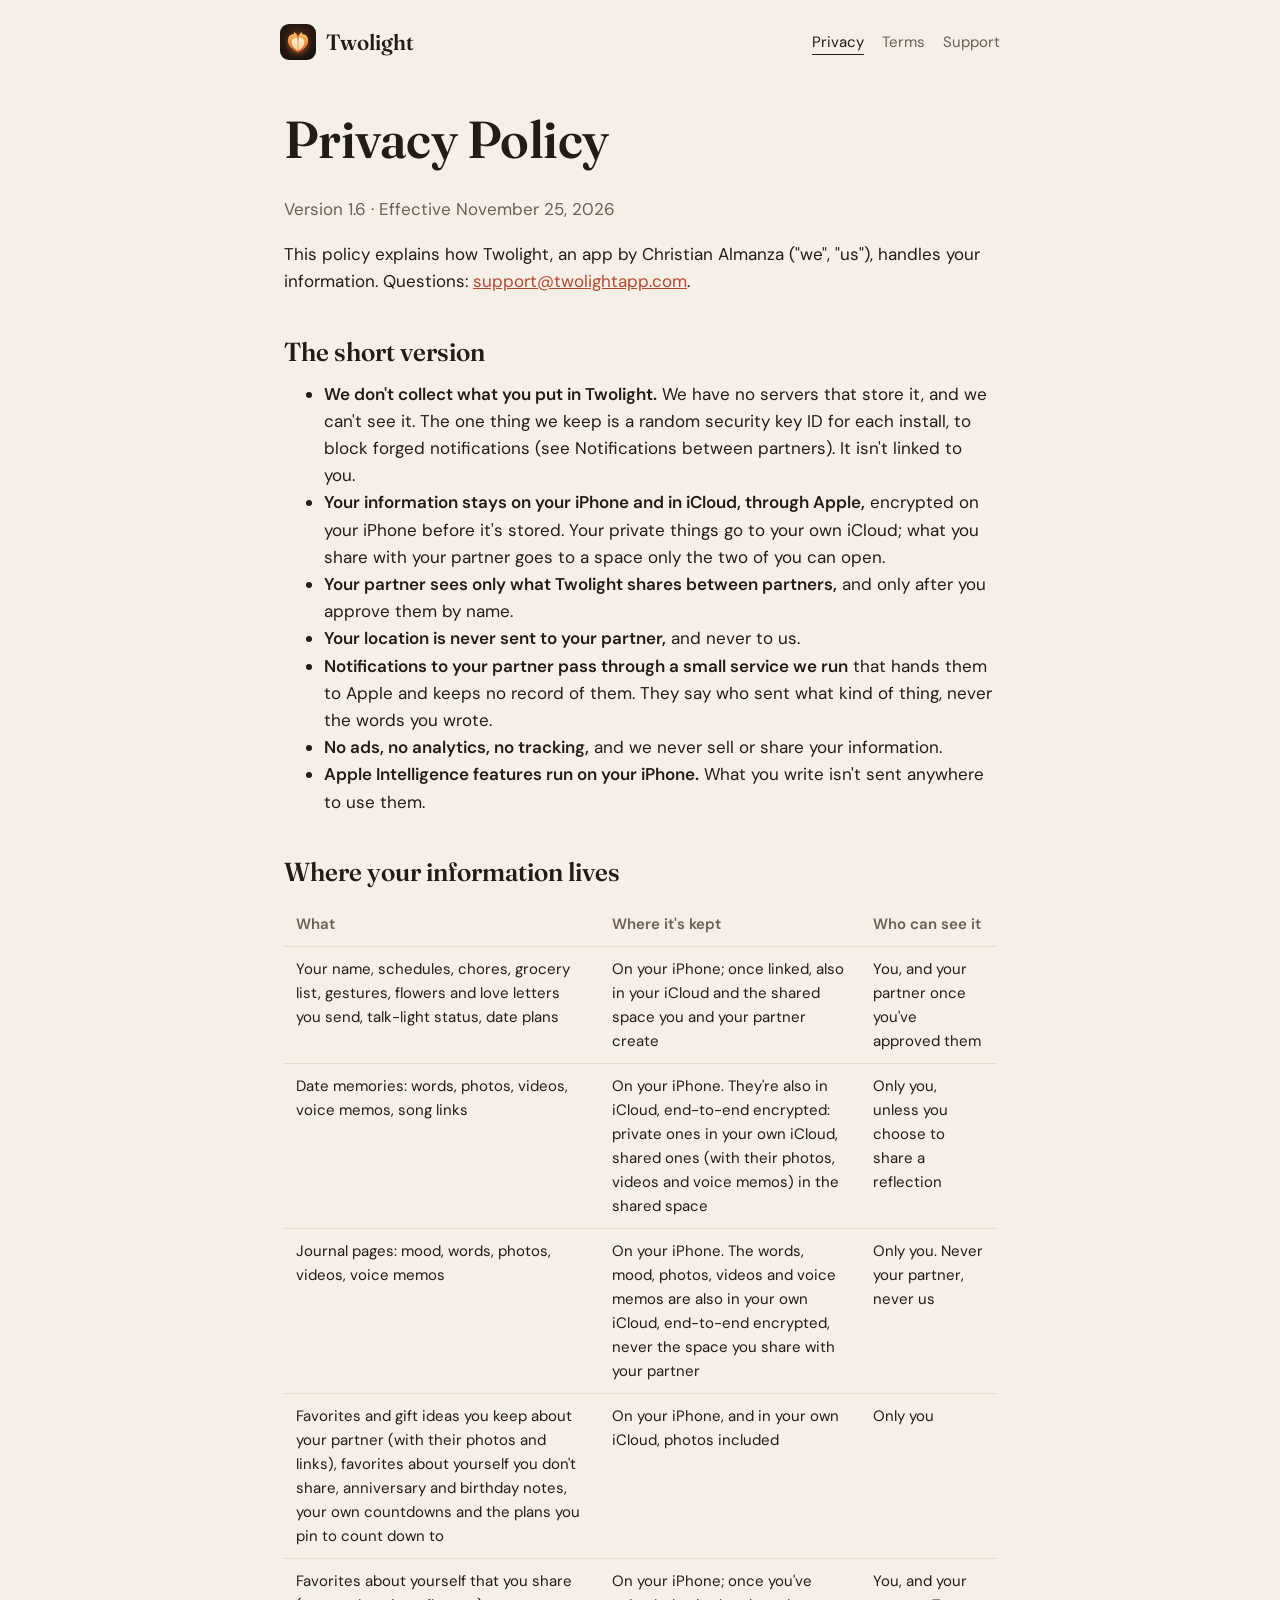
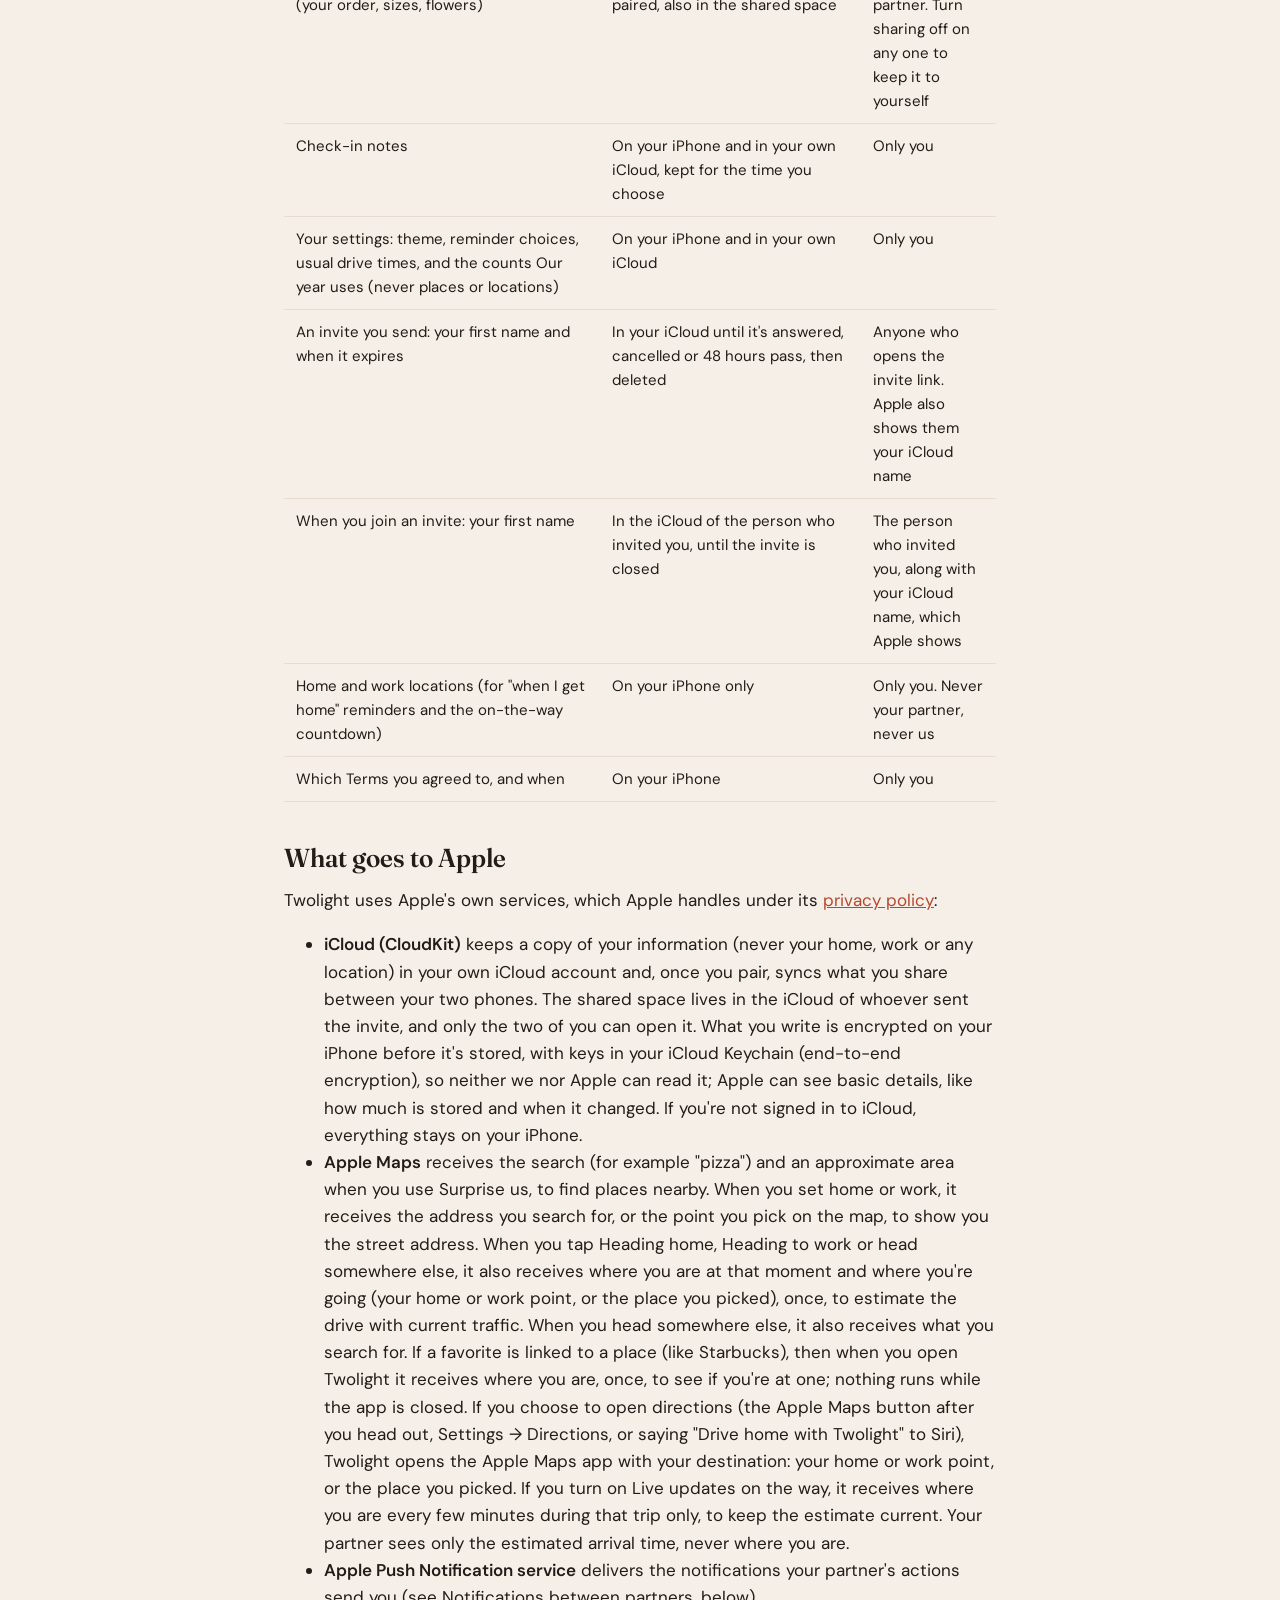
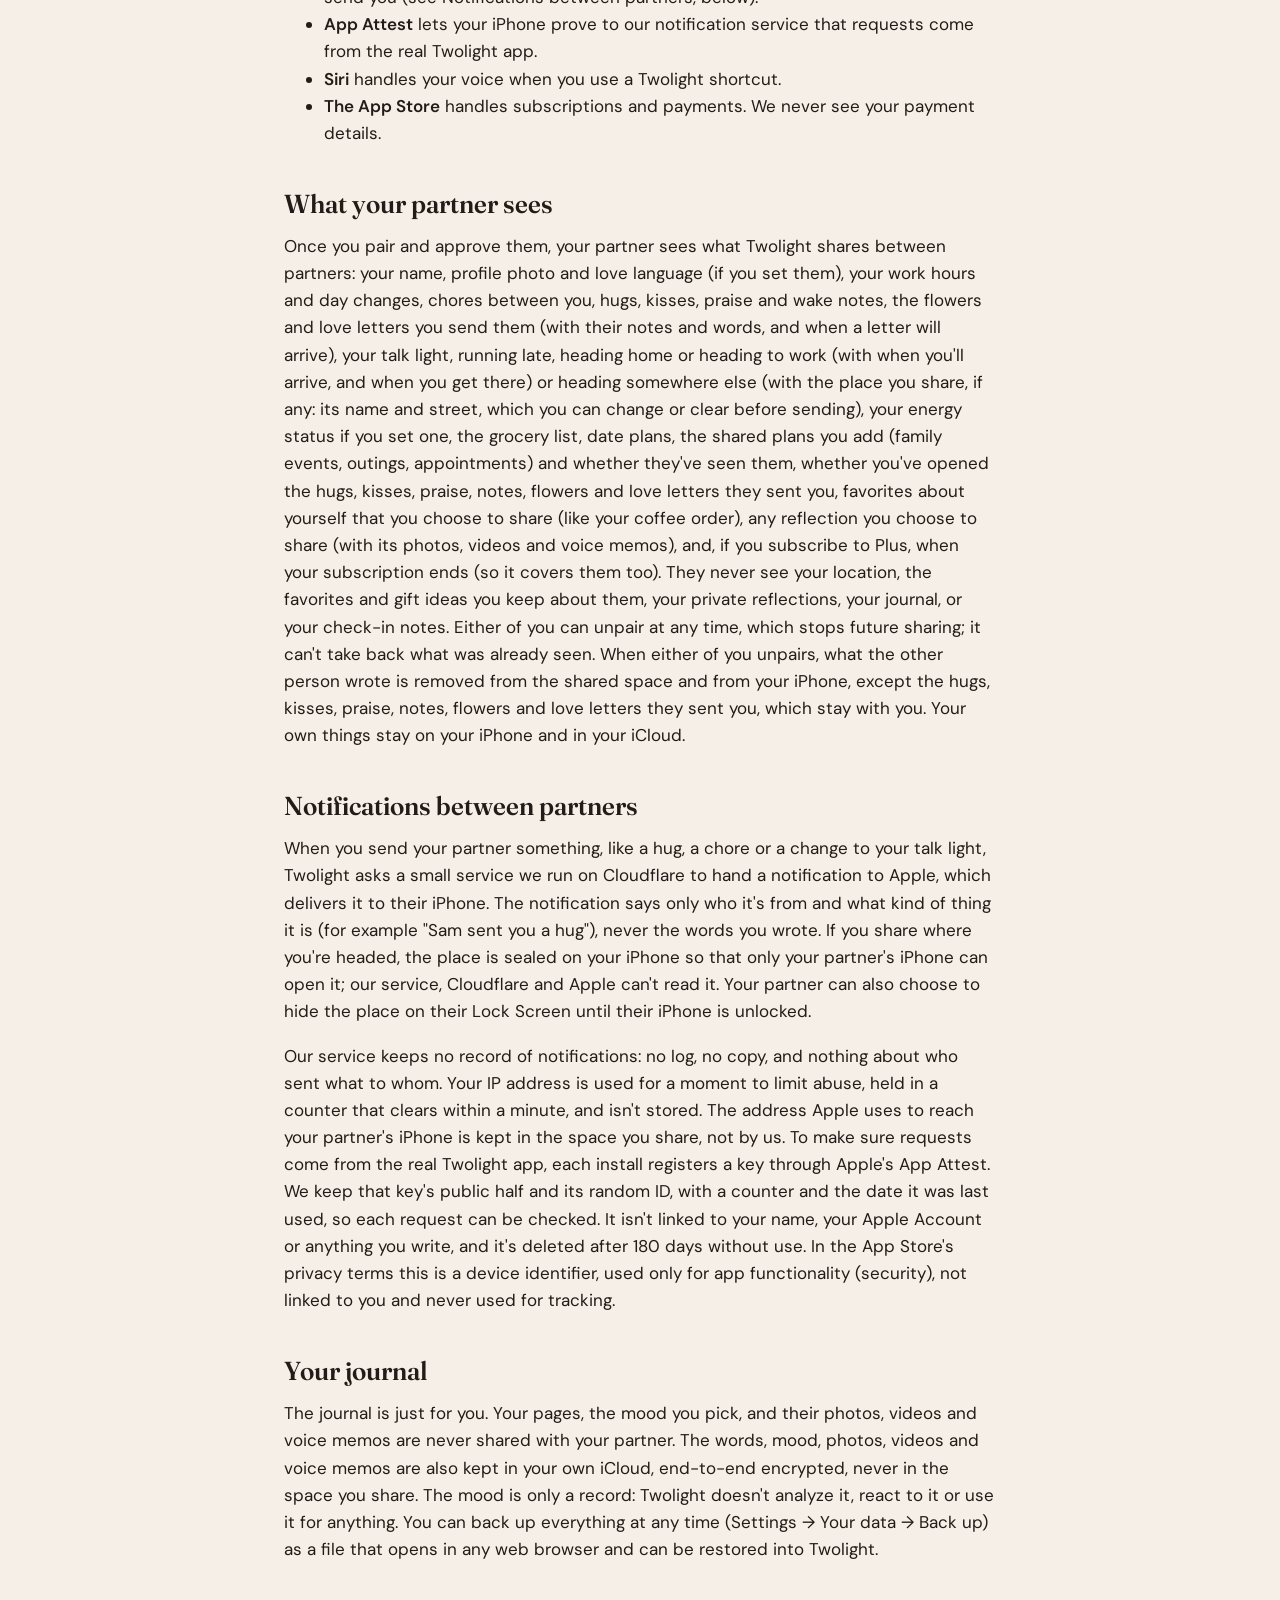
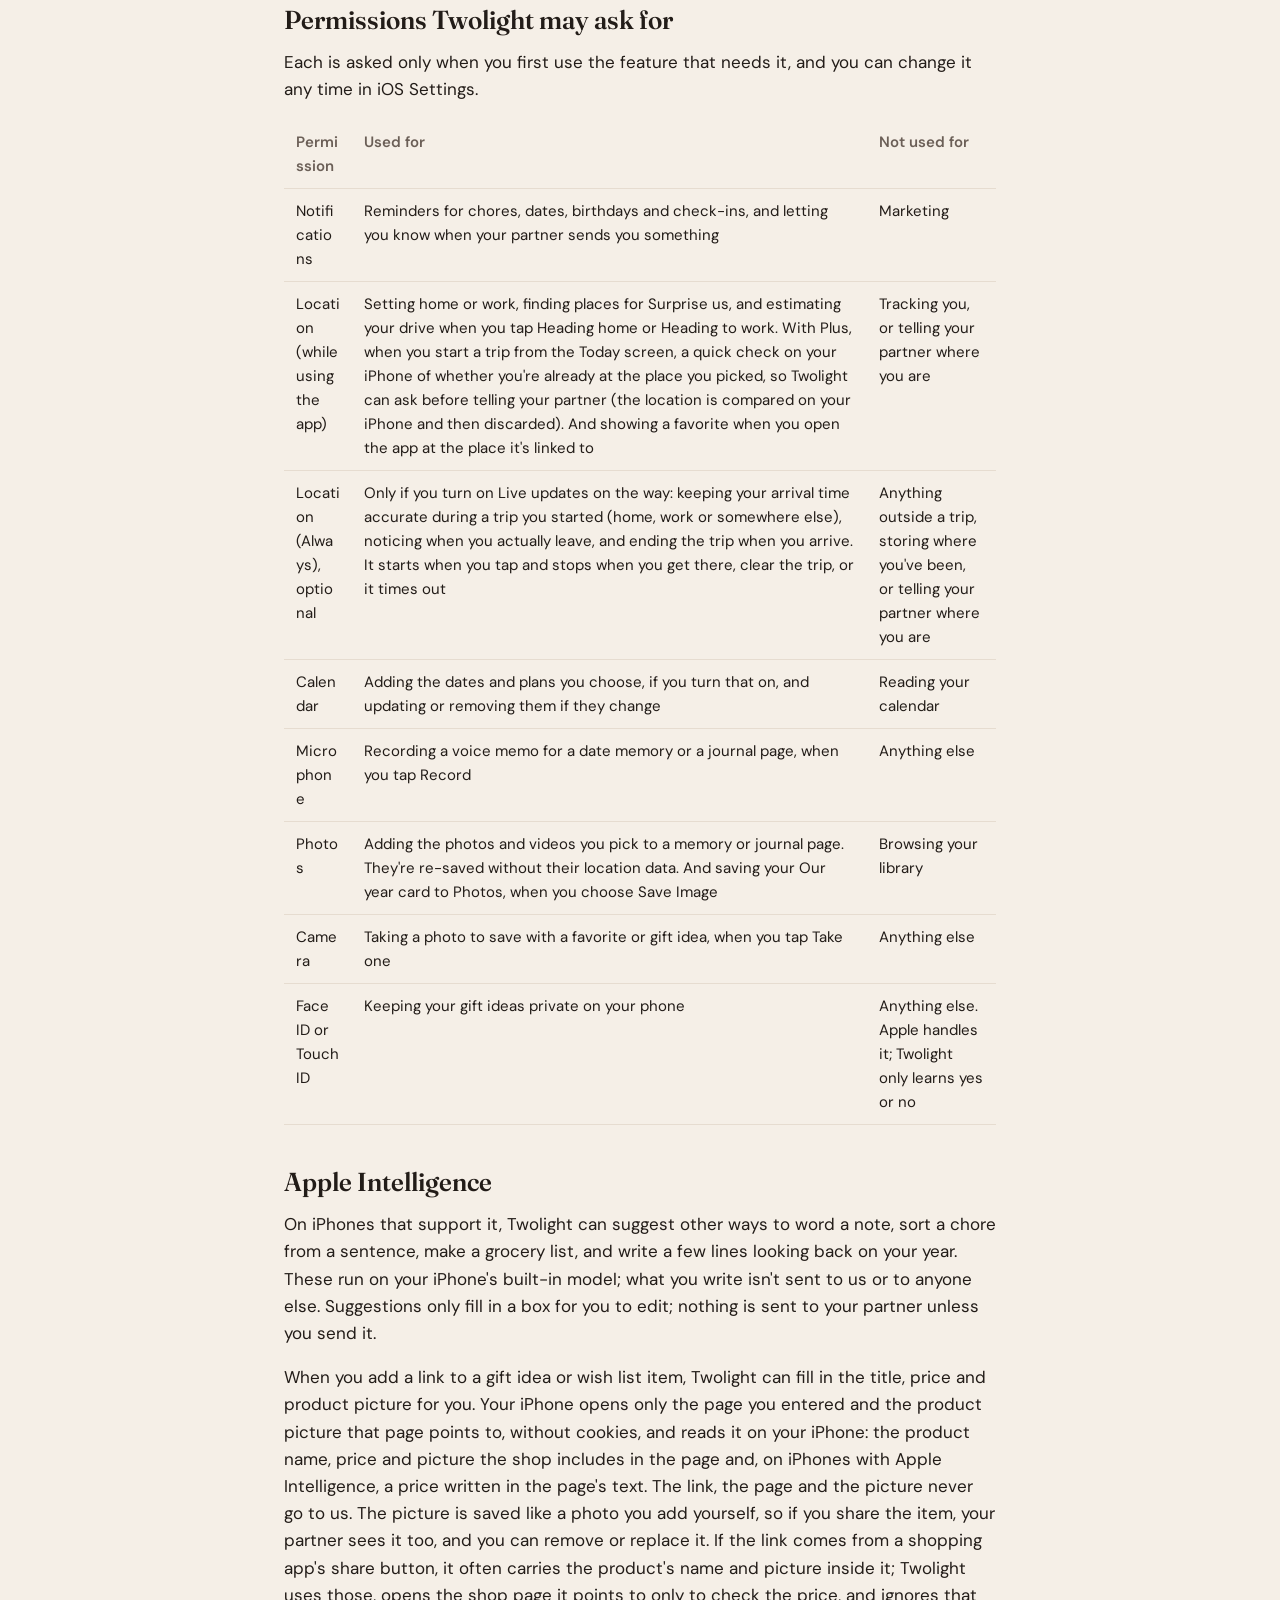
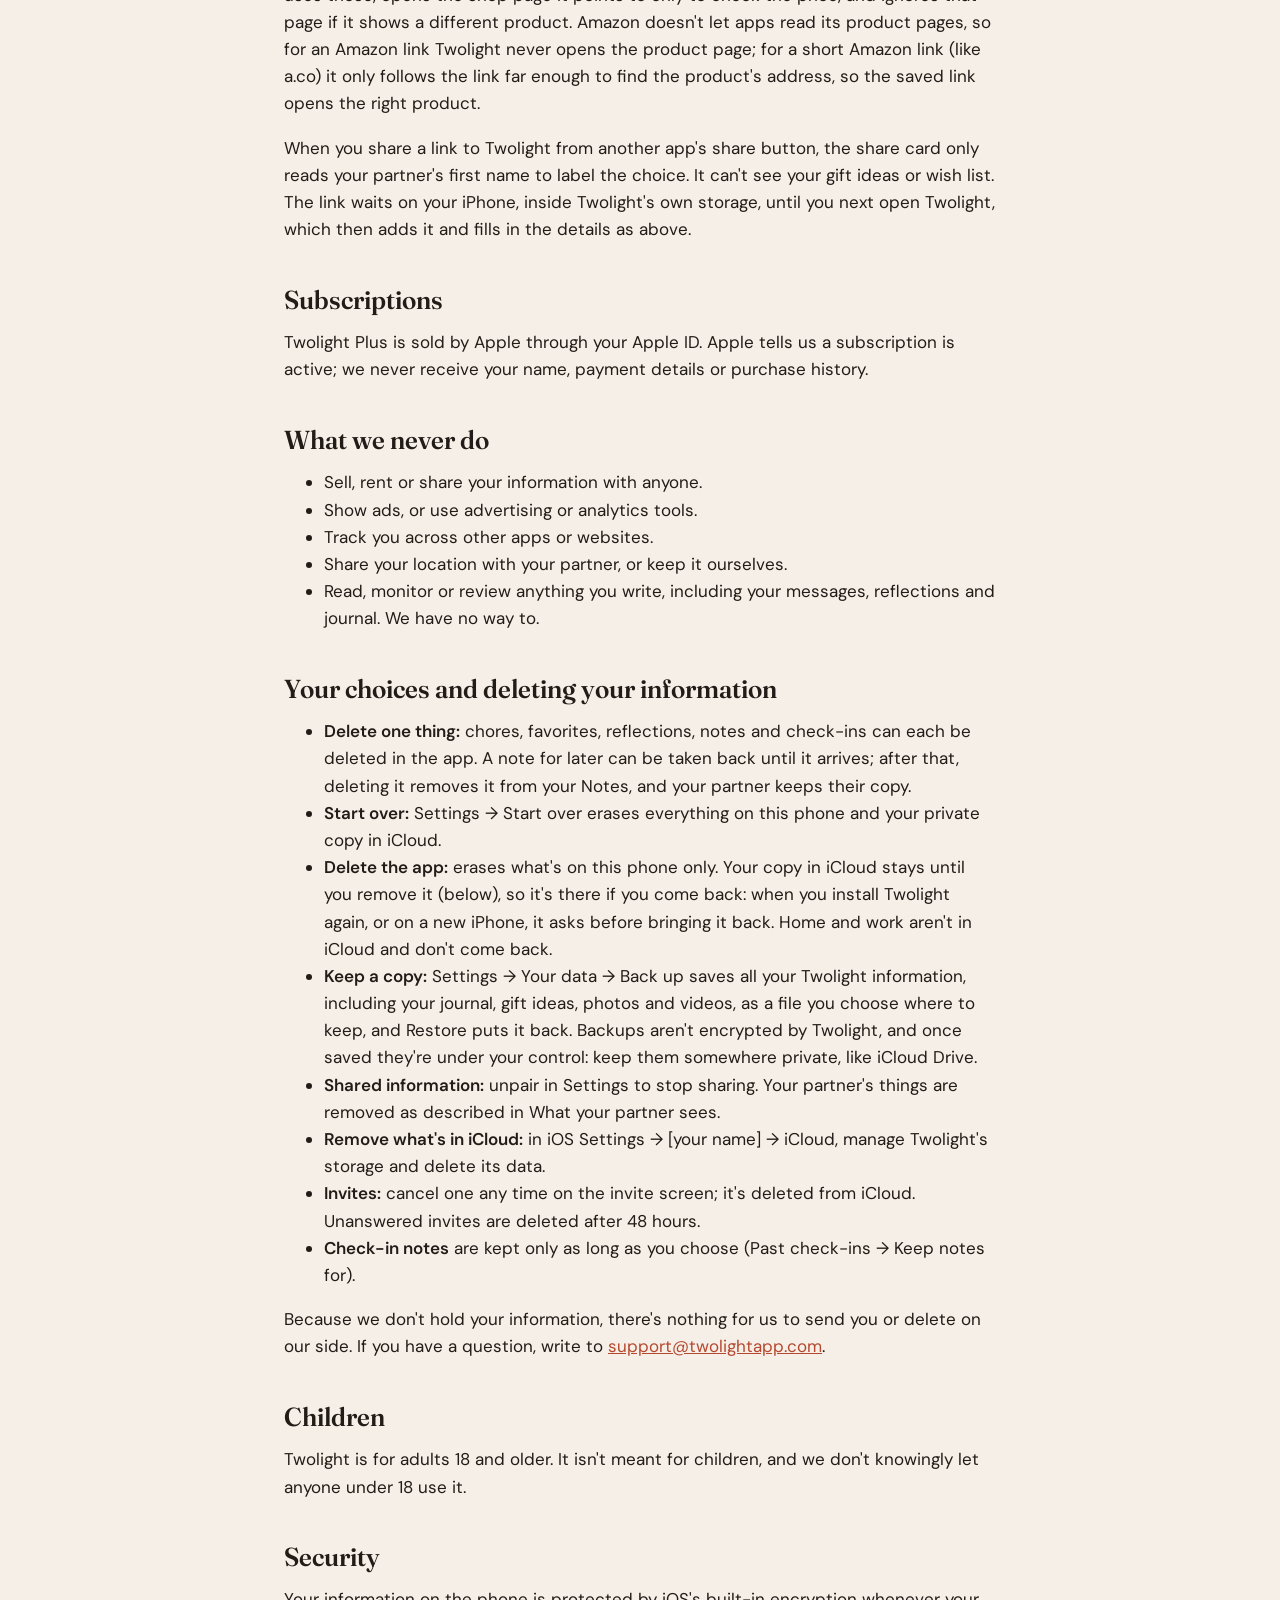
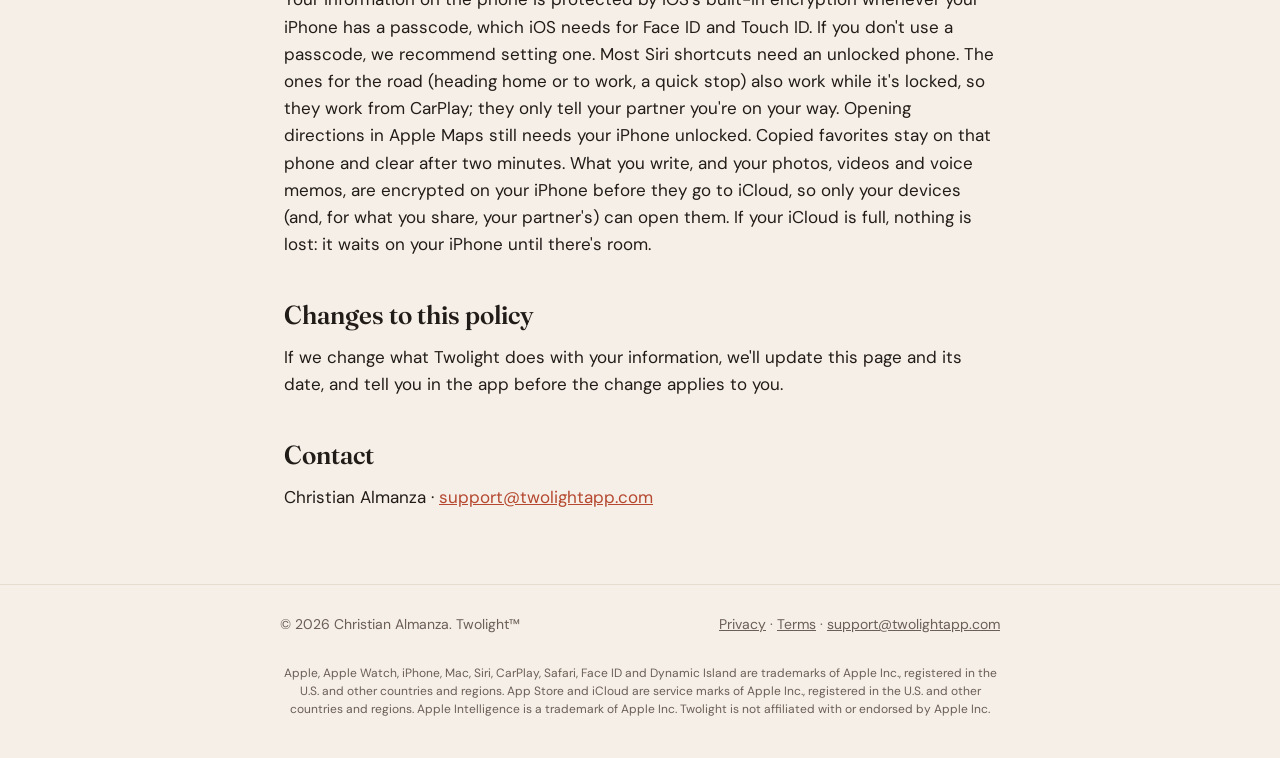
<file: privacy/index.html>
<!doctype html>
<html lang="en">
<head>
<meta charset="utf-8">
<meta name="viewport" content="width=device-width, initial-scale=1">
<title>Privacy Policy · Twolight</title>
<meta name="description" content="How Twolight handles your information: it stays on your iPhone and your own iCloud. No ads, no analytics, no tracking.">
<link rel="icon" href="/icon.png">
<link rel="stylesheet" href="/style.css?v=2026-11-13-motion">
</head>
<body><a class="skip-link" href="#main">Skip to content</a>
<header><div class="wrap">
  <a class="brand" href="/"><img src="/icon.png" alt="">Twolight</a>
  <nav><a href="/privacy/" aria-current="page">Privacy</a><a href="/terms/">Terms</a><a href="/support/">Support</a></nav>
</div></header>

<main id="main" class="wrap doc">
  <h1>Privacy Policy</h1>
  <p class="muted">Version 1.6 · Effective November 25, 2026</p>
  <p>This policy explains how Twolight, an app by Christian Almanza ("we", "us"), handles your information. Questions: <a href="mailto:support@twolightapp.com">support@twolightapp.com</a>.</p>

  <h2>The short version</h2>
  <ul>
    <li><strong>We don't collect what you put in Twolight.</strong> We have no servers that store it, and we can't see it. The one thing we keep is a random security key ID for each install, to block forged notifications (see Notifications between partners). It isn't linked to you.</li>
    <li><strong>Your information stays on your iPhone and in iCloud, through Apple,</strong> encrypted on your iPhone before it's stored. Your private things go to your own iCloud; what you share with your partner goes to a space only the two of you can open.</li>
    <li><strong>Your partner sees only what Twolight shares between partners,</strong> and only after you approve them by name.</li>
    <li><strong>Your location is never sent to your partner,</strong> and never to us.</li>
    <li><strong>Notifications to your partner pass through a small service we run</strong> that hands them to Apple and keeps no record of them. They say who sent what kind of thing, never the words you wrote.</li>
    <li><strong>No ads, no analytics, no tracking,</strong> and we never sell or share your information.</li>
    <li><strong>Apple Intelligence features run on your iPhone.</strong> What you write isn't sent anywhere to use them.</li>
  </ul>

  <h2>Where your information lives</h2>
  <table>
    <tr><th>What</th><th>Where it's kept</th><th>Who can see it</th></tr>
    <tr><td>Your name, schedules, chores, grocery list, gestures, flowers and love letters you send, talk-light status, date plans</td><td>On your iPhone; once linked, also in your iCloud and the shared space you and your partner create</td><td>You, and your partner once you've approved them</td></tr>
    <tr><td>Date memories: words, photos, videos, voice memos, song links</td><td>On your iPhone. They're also in iCloud, end-to-end encrypted: private ones in your own iCloud, shared ones (with their photos, videos and voice memos) in the shared space</td><td>Only you, unless you choose to share a reflection</td></tr>
    <tr><td>Journal pages: mood, words, photos, videos, voice memos</td><td>On your iPhone. The words, mood, photos, videos and voice memos are also in your own iCloud, end-to-end encrypted, never the space you share with your partner</td><td>Only you. Never your partner, never us</td></tr>
    <tr><td>Favorites and gift ideas you keep about your partner (with their photos and links), favorites about yourself you don't share, anniversary and birthday notes, your own countdowns and the plans you pin to count down to</td><td>On your iPhone, and in your own iCloud, photos included</td><td>Only you</td></tr>
    <tr><td>Favorites about yourself that you share (your order, sizes, flowers)</td><td>On your iPhone; once you've paired, also in the shared space</td><td>You, and your partner. Turn sharing off on any one to keep it to yourself</td></tr>
    <tr><td>Check-in notes</td><td>On your iPhone and in your own iCloud, kept for the time you choose</td><td>Only you</td></tr>
    <tr><td>Your settings: theme, reminder choices, usual drive times, and the counts Our year uses (never places or locations)</td><td>On your iPhone and in your own iCloud</td><td>Only you</td></tr>
    <tr><td>An invite you send: your first name and when it expires</td><td>In your iCloud until it's answered, cancelled or 48 hours pass, then deleted</td><td>Anyone who opens the invite link. Apple also shows them your iCloud name</td></tr>
    <tr><td>When you join an invite: your first name</td><td>In the iCloud of the person who invited you, until the invite is closed</td><td>The person who invited you, along with your iCloud name, which Apple shows</td></tr>
    <tr><td>Home and work locations (for "when I get home" reminders and the on-the-way countdown)</td><td>On your iPhone only</td><td>Only you. Never your partner, never us</td></tr>
    <tr><td>Which Terms you agreed to, and when</td><td>On your iPhone</td><td>Only you</td></tr>
  </table>

  <h2>What goes to Apple</h2>
  <p>Twolight uses Apple's own services, which Apple handles under its <a href="https://www.apple.com/legal/privacy/">privacy policy</a>:</p>
  <ul>
    <li><strong>iCloud (CloudKit)</strong> keeps a copy of your information (never your home, work or any location) in your own iCloud account and, once you pair, syncs what you share between your two phones. The shared space lives in the iCloud of whoever sent the invite, and only the two of you can open it. What you write is encrypted on your iPhone before it's stored, with keys in your iCloud Keychain (end-to-end encryption), so neither we nor Apple can read it; Apple can see basic details, like how much is stored and when it changed. If you're not signed in to iCloud, everything stays on your iPhone.</li>
    <li><strong>Apple Maps</strong> receives the search (for example "pizza") and an approximate area when you use Surprise us, to find places nearby. When you set home or work, it receives the address you search for, or the point you pick on the map, to show you the street address. When you tap Heading home, Heading to work or head somewhere else, it also receives where you are at that moment and where you're going (your home or work point, or the place you picked), once, to estimate the drive with current traffic. When you head somewhere else, it also receives what you search for. If a favorite is linked to a place (like Starbucks), then when you open Twolight it receives where you are, once, to see if you're at one; nothing runs while the app is closed. If you choose to open directions (the Apple Maps button after you head out, Settings → Directions, or saying "Drive home with Twolight" to Siri), Twolight opens the Apple Maps app with your destination: your home or work point, or the place you picked. If you turn on Live updates on the way, it receives where you are every few minutes during that trip only, to keep the estimate current. Your partner sees only the estimated arrival time, never where you are.</li>
    <li><strong>Apple Push Notification service</strong> delivers the notifications your partner's actions send you (see Notifications between partners, below).</li>
    <li><strong>App Attest</strong> lets your iPhone prove to our notification service that requests come from the real Twolight app.</li>
    <li><strong>Siri</strong> handles your voice when you use a Twolight shortcut.</li>
    <li><strong>The App Store</strong> handles subscriptions and payments. We never see your payment details.</li>
  </ul>

  <h2>What your partner sees</h2>
  <p>Once you pair and approve them, your partner sees what Twolight shares between partners: your name, profile photo and love language (if you set them), your work hours and day changes, chores between you, hugs, kisses, praise and wake notes, the flowers and love letters you send them (with their notes and words, and when a letter will arrive), your talk light, running late, heading home or heading to work (with when you'll arrive, and when you get there) or heading somewhere else (with the place you share, if any: its name and street, which you can change or clear before sending), your energy status if you set one, the grocery list, date plans, the shared plans you add (family events, outings, appointments) and whether they've seen them, whether you've opened the hugs, kisses, praise, notes, flowers and love letters they sent you, favorites about yourself that you choose to share (like your coffee order), any reflection you choose to share (with its photos, videos and voice memos), and, if you subscribe to Plus, when your subscription ends (so it covers them too). They never see your location, the favorites and gift ideas you keep about them, your private reflections, your journal, or your check-in notes. Either of you can unpair at any time, which stops future sharing; it can't take back what was already seen. When either of you unpairs, what the other person wrote is removed from the shared space and from your iPhone, except the hugs, kisses, praise, notes, flowers and love letters they sent you, which stay with you. Your own things stay on your iPhone and in your iCloud.</p>

  <h2>Notifications between partners</h2>
  <p>When you send your partner something, like a hug, a chore or a change to your talk light, Twolight asks a small service we run on Cloudflare to hand a notification to Apple, which delivers it to their iPhone. The notification says only who it's from and what kind of thing it is (for example "Sam sent you a hug"), never the words you wrote. If you share where you're headed, the place is sealed on your iPhone so that only your partner's iPhone can open it; our service, Cloudflare and Apple can't read it. Your partner can also choose to hide the place on their Lock Screen until their iPhone is unlocked.</p>
  <p>Our service keeps no record of notifications: no log, no copy, and nothing about who sent what to whom. Your IP address is used for a moment to limit abuse, held in a counter that clears within a minute, and isn't stored. The address Apple uses to reach your partner's iPhone is kept in the space you share, not by us. To make sure requests come from the real Twolight app, each install registers a key through Apple's App Attest. We keep that key's public half and its random ID, with a counter and the date it was last used, so each request can be checked. It isn't linked to your name, your Apple Account or anything you write, and it's deleted after 180 days without use. In the App Store's privacy terms this is a device identifier, used only for app functionality (security), not linked to you and never used for tracking.</p>

  <h2>Your journal</h2>
  <p>The journal is just for you. Your pages, the mood you pick, and their photos, videos and voice memos are never shared with your partner. The words, mood, photos, videos and voice memos are also kept in your own iCloud, end-to-end encrypted, never in the space you share. The mood is only a record: Twolight doesn't analyze it, react to it or use it for anything. You can back up everything at any time (Settings → Your data → Back up) as a file that opens in any web browser and can be restored into Twolight.</p>

  <h2>Permissions Twolight may ask for</h2>
  <p>Each is asked only when you first use the feature that needs it, and you can change it any time in iOS Settings.</p>
  <table>
    <tr><th>Permission</th><th>Used for</th><th>Not used for</th></tr>
    <tr><td>Notifications</td><td>Reminders for chores, dates, birthdays and check-ins, and letting you know when your partner sends you something</td><td>Marketing</td></tr>
    <tr><td>Location (while using the app)</td><td>Setting home or work, finding places for Surprise us, and estimating your drive when you tap Heading home or Heading to work. With Plus, when you start a trip from the Today screen, a quick check on your iPhone of whether you're already at the place you picked, so Twolight can ask before telling your partner (the location is compared on your iPhone and then discarded). And showing a favorite when you open the app at the place it's linked to</td><td>Tracking you, or telling your partner where you are</td></tr>
    <tr><td>Location (Always), optional</td><td>Only if you turn on Live updates on the way: keeping your arrival time accurate during a trip you started (home, work or somewhere else), noticing when you actually leave, and ending the trip when you arrive. It starts when you tap and stops when you get there, clear the trip, or it times out</td><td>Anything outside a trip, storing where you've been, or telling your partner where you are</td></tr>
    <tr><td>Calendar</td><td>Adding the dates and plans you choose, if you turn that on, and updating or removing them if they change</td><td>Reading your calendar</td></tr>
    <tr><td>Microphone</td><td>Recording a voice memo for a date memory or a journal page, when you tap Record</td><td>Anything else</td></tr>
    <tr><td>Photos</td><td>Adding the photos and videos you pick to a memory or journal page. They're re-saved without their location data. And saving your Our year card to Photos, when you choose Save Image</td><td>Browsing your library</td></tr>
    <tr><td>Camera</td><td>Taking a photo to save with a favorite or gift idea, when you tap Take one</td><td>Anything else</td></tr>
    <tr><td>Face ID or Touch ID</td><td>Keeping your gift ideas private on your phone</td><td>Anything else. Apple handles it; Twolight only learns yes or no</td></tr>
  </table>

  <h2>Apple Intelligence</h2>
  <p>On iPhones that support it, Twolight can suggest other ways to word a note, sort a chore from a sentence, make a grocery list, and write a few lines looking back on your year. These run on your iPhone's built-in model; what you write isn't sent to us or to anyone else. Suggestions only fill in a box for you to edit; nothing is sent to your partner unless you send it.</p>
  <p>When you add a link to a gift idea or wish list item, Twolight can fill in the title, price and product picture for you. Your iPhone opens only the page you entered and the product picture that page points to, without cookies, and reads it on your iPhone: the product name, price and picture the shop includes in the page and, on iPhones with Apple Intelligence, a price written in the page's text. The link, the page and the picture never go to us. The picture is saved like a photo you add yourself, so if you share the item, your partner sees it too, and you can remove or replace it. If the link comes from a shopping app's share button, it often carries the product's name and picture inside it; Twolight uses those, opens the shop page it points to only to check the price, and ignores that page if it shows a different product. Amazon doesn't let apps read its product pages, so for an Amazon link Twolight never opens the product page; for a short Amazon link (like a.co) it only follows the link far enough to find the product's address, so the saved link opens the right product.</p>
  <p>When you share a link to Twolight from another app's share button, the share card only reads your partner's first name to label the choice. It can't see your gift ideas or wish list. The link waits on your iPhone, inside Twolight's own storage, until you next open Twolight, which then adds it and fills in the details as above.</p>

  <h2>Subscriptions</h2>
  <p>Twolight Plus is sold by Apple through your Apple ID. Apple tells us a subscription is active; we never receive your name, payment details or purchase history.</p>

  <h2>What we never do</h2>
  <ul>
    <li>Sell, rent or share your information with anyone.</li>
    <li>Show ads, or use advertising or analytics tools.</li>
    <li>Track you across other apps or websites.</li>
    <li>Share your location with your partner, or keep it ourselves.</li>
    <li>Read, monitor or review anything you write, including your messages, reflections and journal. We have no way to.</li>
  </ul>

  <h2>Your choices and deleting your information</h2>
  <ul>
    <li><strong>Delete one thing:</strong> chores, favorites, reflections, notes and check-ins can each be deleted in the app. A note for later can be taken back until it arrives; after that, deleting it removes it from your Notes, and your partner keeps their copy.</li>
    <li><strong>Start over:</strong> Settings → Start over erases everything on this phone and your private copy in iCloud.</li>
    <li><strong>Delete the app:</strong> erases what's on this phone only. Your copy in iCloud stays until you remove it (below), so it's there if you come back: when you install Twolight again, or on a new iPhone, it asks before bringing it back. Home and work aren't in iCloud and don't come back.</li>
    <li><strong>Keep a copy:</strong> Settings → Your data → Back up saves all your Twolight information, including your journal, gift ideas, photos and videos, as a file you choose where to keep, and Restore puts it back. Backups aren't encrypted by Twolight, and once saved they're under your control: keep them somewhere private, like iCloud Drive.</li>
    <li><strong>Shared information:</strong> unpair in Settings to stop sharing. Your partner's things are removed as described in What your partner sees.</li>
    <li><strong>Remove what's in iCloud:</strong> in iOS Settings → [your name] → iCloud, manage Twolight's storage and delete its data.</li>
    <li><strong>Invites:</strong> cancel one any time on the invite screen; it's deleted from iCloud. Unanswered invites are deleted after 48 hours.</li>
    <li><strong>Check-in notes</strong> are kept only as long as you choose (Past check-ins → Keep notes for).</li>
  </ul>
  <p>Because we don't hold your information, there's nothing for us to send you or delete on our side. If you have a question, write to <a href="mailto:support@twolightapp.com">support@twolightapp.com</a>.</p>

  <h2>Children</h2>
  <p>Twolight is for adults 18 and older. It isn't meant for children, and we don't knowingly let anyone under 18 use it.</p>

  <h2>Security</h2>
  <p>Your information on the phone is protected by iOS's built-in encryption whenever your iPhone has a passcode, which iOS needs for Face ID and Touch ID. If you don't use a passcode, we recommend setting one. Most Siri shortcuts need an unlocked phone. The ones for the road (heading home or to work, a quick stop) also work while it's locked, so they work from CarPlay; they only tell your partner you're on your way. Opening directions in Apple Maps still needs your iPhone unlocked. Copied favorites stay on that phone and clear after two minutes. What you write, and your photos, videos and voice memos, are encrypted on your iPhone before they go to iCloud, so only your devices (and, for what you share, your partner's) can open them. If your iCloud is full, nothing is lost: it waits on your iPhone until there's room.</p>

  <h2>Changes to this policy</h2>
  <p>If we change what Twolight does with your information, we'll update this page and its date, and tell you in the app before the change applies to you.</p>

  <h2>Contact</h2>
  <p>Christian Almanza · <a href="mailto:support@twolightapp.com">support@twolightapp.com</a></p>
</main>

<footer><div class="wrap">
  <span>© 2026 Christian Almanza. Twolight™</span>
  <span><a href="/privacy/">Privacy</a> · <a href="/terms/">Terms</a> · <a href="mailto:support@twolightapp.com">support@twolightapp.com</a></span>
  <p class="credit">Apple, Apple Watch, iPhone, Mac, Siri, CarPlay, Safari, Face ID and Dynamic Island are trademarks of Apple Inc., registered in the U.S. and other countries and regions. App Store and iCloud are service marks of Apple Inc., registered in the U.S. and other countries and regions. Apple Intelligence is a trademark of Apple Inc. Twolight is not affiliated with or endorsed by Apple Inc.</p>
</div></footer>
</body>
</html>
</file>
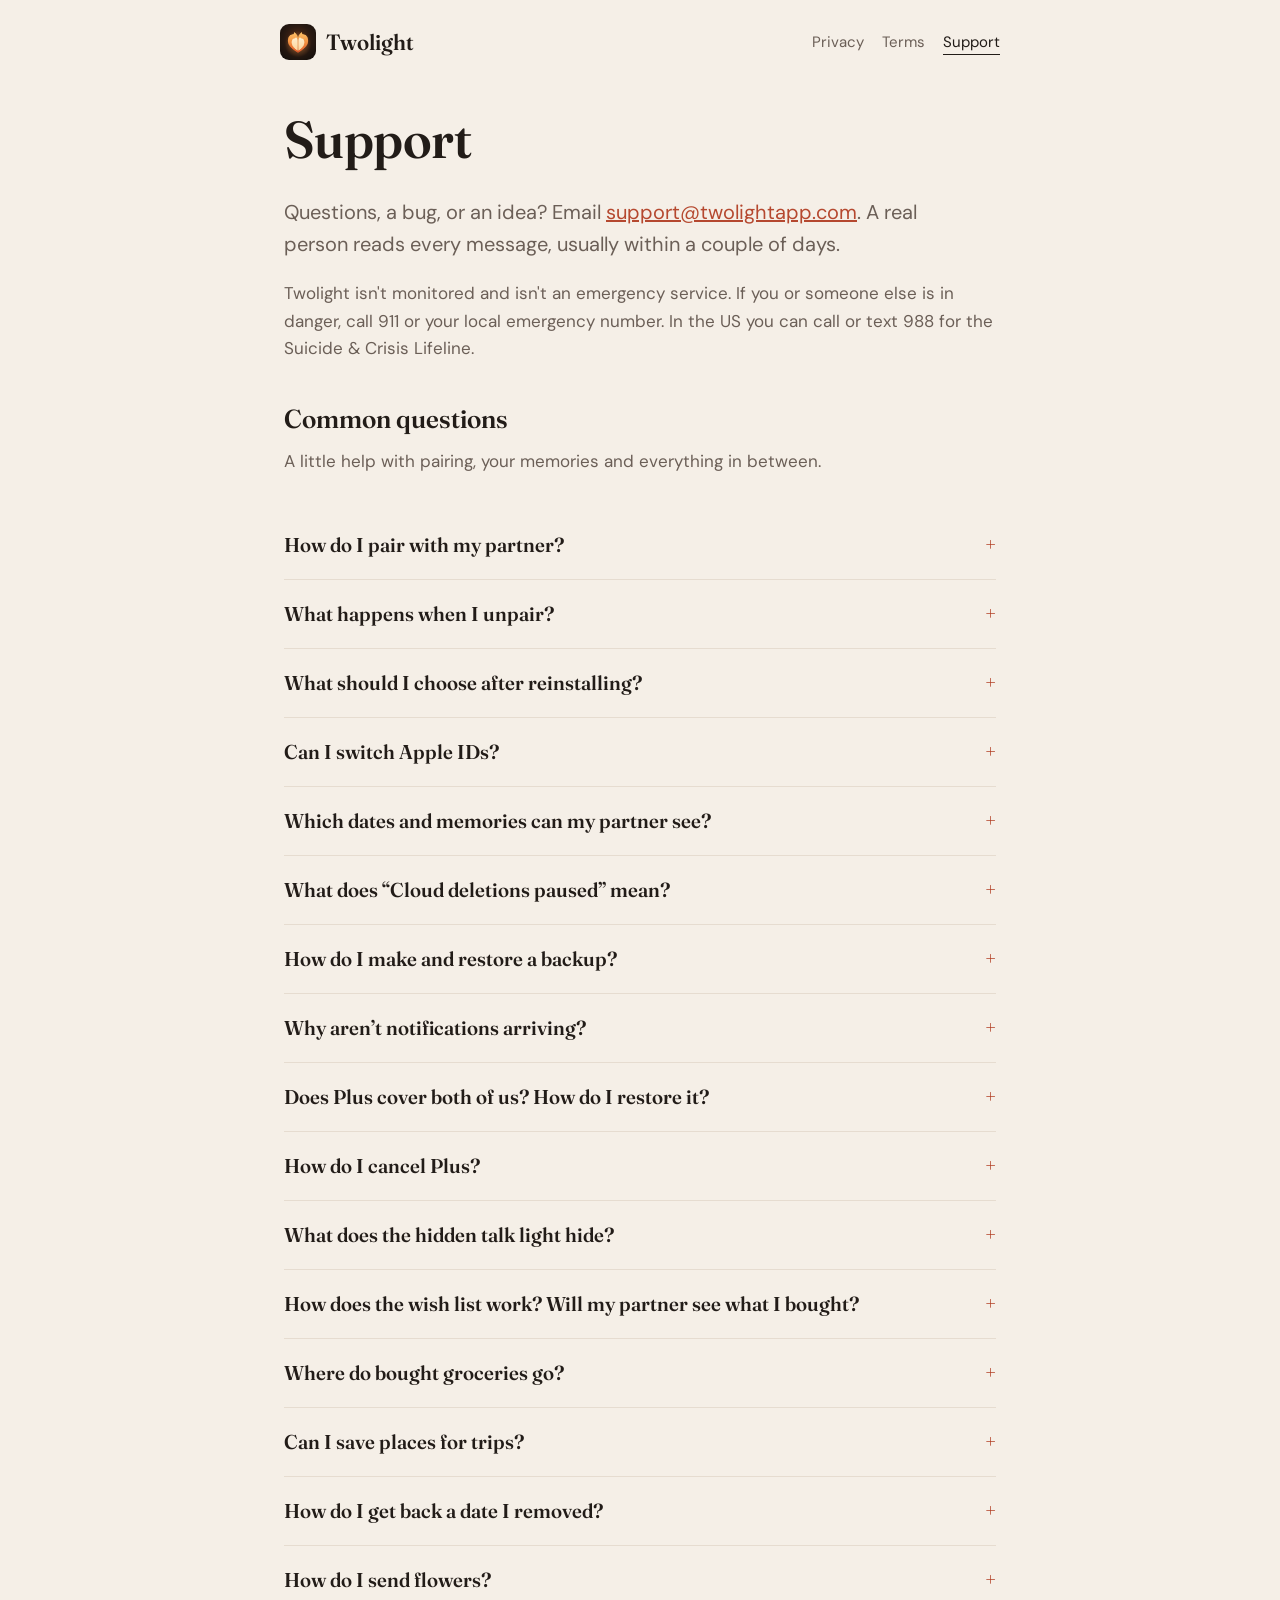
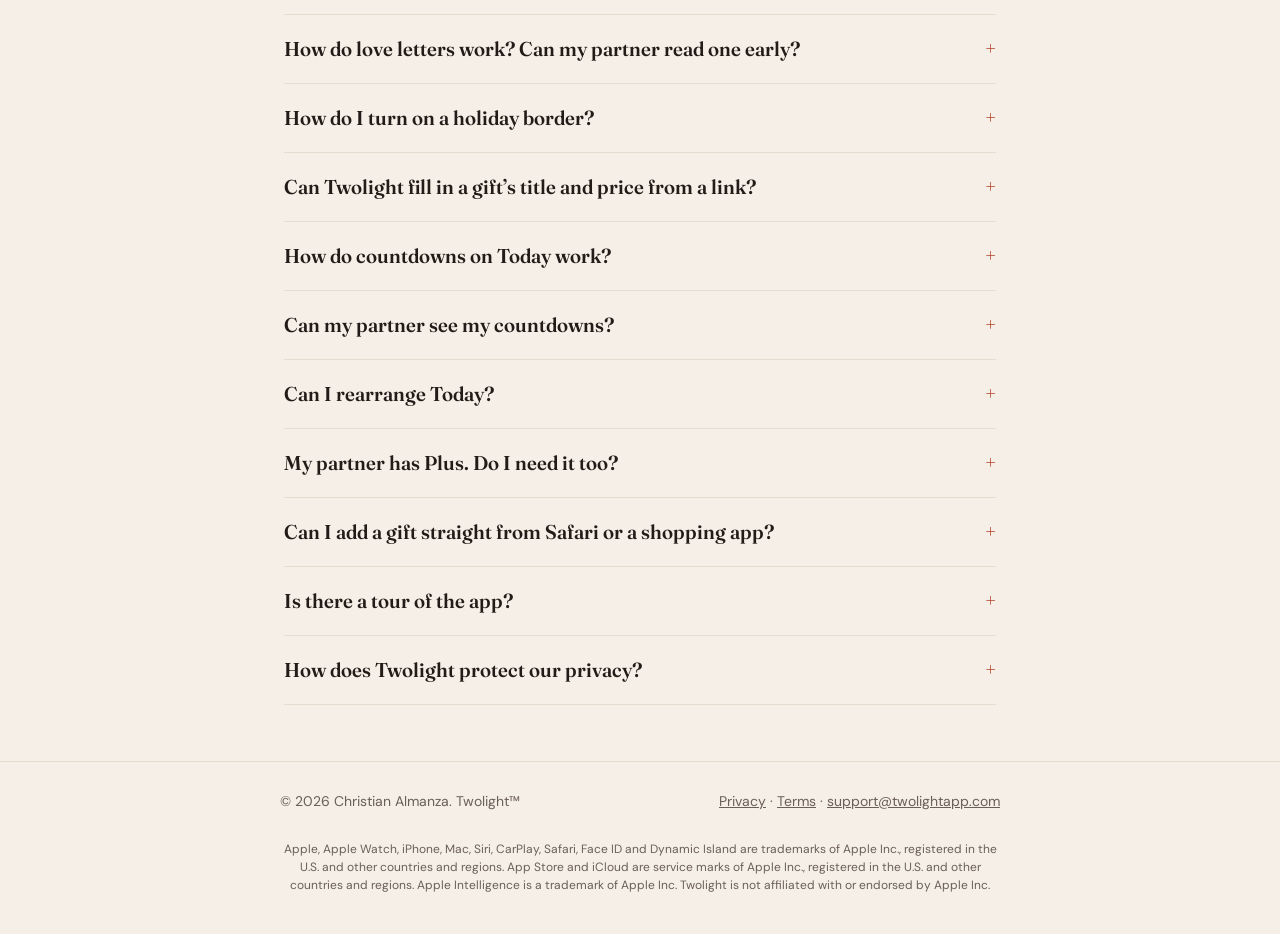
<file: support/index.html>
<!doctype html>
<html lang="en">
<head>
<meta charset="utf-8">
<meta name="viewport" content="width=device-width, initial-scale=1">
<title>Support · Twolight</title>
<meta name="description" content="Help with Twolight: contact, backups, pairing and subscriptions.">
<link rel="icon" href="/icon.png">
<link rel="stylesheet" href="/style.css?v=2026-11-13-motion">
</head>
<body><a class="skip-link" href="#main">Skip to content</a>
<header><div class="wrap">
  <a class="brand" href="/"><img src="/icon.png" alt="">Twolight</a>
  <nav><a href="/privacy/">Privacy</a><a href="/terms/">Terms</a><a href="/support/" aria-current="page">Support</a></nav>
</div></header>

<main id="main" class="wrap doc">
  <h1>Support</h1>
  <p class="lede">Questions, a bug, or an idea? Email <a href="mailto:support@twolightapp.com">support@twolightapp.com</a>. A real person reads every message, usually within a couple of days.</p>
  <p class="muted">Twolight isn't monitored and isn't an emergency service. If you or someone else is in danger, call 911 or your local emergency number. In the US you can call or text 988 for the Suicide &amp; Crisis Lifeline.</p>

<h2>Common questions</h2><p class="muted">A little help with pairing, your memories and everything in between.</p><div class="support-faq"><details id="pairing"><summary>How do I pair with my partner?</summary><p>Both of you need Twolight, an internet connection and your own iCloud accounts. Open <strong>Invite your partner</strong>, send the invitation, and have your partner open it and request to join. The person who sent the invitation then approves the request by name. Check that it is your partner before approving. “Just looking around?” loads a sample partner for exploring; it does not connect to another person.</p></details>
<details id="unpairing"><summary>What happens when I unpair?</summary><p>Unpairing ends your shared connection and removes partner content according to what belongs to each of you. Your own content stays. Received hugs and letters, and a past date your partner proposed that you wrote a reflection on, are kept. It does not erase copies your partner has already kept. Before unpairing, both people should save a backup if they want to keep their current view. You can invite each other again, but re-pairing is not an undo button for deleted content.</p></details>
<details id="reinstalling"><summary>What should I choose after reinstalling?</summary><p>Before deleting the app, save a backup outside it. After reinstalling, sign into the same iCloud account. If Twolight offers your earlier iCloud copy, choose <strong>Bring it back</strong> to restore it and keep the pairing it can recover. Only content that reached iCloud can come back this way.</p><p><strong>Start fresh</strong> is different: it ends the old pairing when Twolight can verify it belongs to that copy. It is not the choice for staying paired. If the copy is missing or there is an error, pause and contact support rather than repeatedly reinstalling or choosing Start fresh.</p></details>
<details id="apple-account"><summary>Can I switch Apple IDs?</summary><p>Make a backup first: in Settings &gt; Your data, choose <strong>Back up</strong>. Save it somewhere you can still access after changing accounts, such as a Mac. If possible, unpair while still signed into the old account so its shared connection can be ended there.</p><p>After switching, Twolight pauses sync rather than silently uploading to a different account. To make the change permanent, open Twolight Settings and choose <strong>Use this account</strong> under “A different iCloud account”. Your content stays on the phone, but the old pairing ends locally; you will need to pair again. This does not clean up the old account’s iCloud share. Use <strong>Restore</strong> in Settings &gt; Your data if you need to recover content from your saved backup; it replaces the current content and does not restore the old pairing or transfer an Apple subscription. Switching accounts is not a seamless transfer of a couple’s shared space.</p></details>
<details id="memories"><summary>Which dates and memories can my partner see?</summary><p>Dates you log yourself start private. Share one from its memory screen when you want your partner to see the date. Sharing a date and sharing what you wrote about it are separate choices: your reflection stays private unless you share it too. Dates planned together are shared.</p><p><strong>Stop sharing</strong> makes your own logged date private again. If your partner has written a reflection on that date, their copy can stay with their reflection. Stopping sharing cannot take back something they already saved. Deleting a private logged date removes it; removing a shared past date can hide it only on your phone.</p></details>
<details id="recovery"><summary>What does “Cloud deletions paused” mean?</summary><p>Twolight could not read some saved content, or a restored copy was missing media your items refer to. It pauses cloud deletions so missing local content is not mistaken for something you intentionally removed. Uploads can continue, but removing something locally will not remove its iCloud or partner copy while the hold is active. Stop sharing is also blocked.</p><p>Use <strong>Restore</strong> with a complete, readable backup that includes the needed media. A successful complete restore clears the hold. A partial backup, or a new backup made after content went missing, may not clear it. If you do not have a complete copy, keep what you have and contact support; do not delete the app just to remove the warning.</p></details>
<details id="backups"><summary>How do I make and restore a backup?</summary><p>Open Settings &gt; Your data &gt; <strong>Back up</strong> and save the ZIP outside Twolight. Keep the original ZIP; the copy is not password-protected and contains personal content, so store it privately.</p><p>To restore, unzip it in Files, then choose Settings &gt; Your data &gt; <strong>Restore</strong>. Select the extracted backup folder containing <code>twolight-data.json</code> and its media folder, not the JSON file alone. Read the replacement confirmation before continuing. Save a fresh copy of your current data first.</p><p>Restoring replaces the content currently on this phone; changes made after that backup may be lost. Pairing and the current iCloud account stay as they are now. If paired, Twolight fetches your partner’s current shared content again. A backup does not reverse cloud deletions or unpairing.</p></details>
<details id="notifications"><summary>Why aren’t notifications arriving?</summary><p>Check that both phones have an internet connection, are still paired and have the current Twolight version. On the receiving iPhone, check Settings &gt; Notifications &gt; Twolight and any Focus settings that might silence it. In Twolight, check <strong>Tell me when</strong> and the kinds of alerts you want enabled. Live Activities also need to be allowed.</p><p><strong>Is iCloud having a problem?</strong> Twolight syncs through Apple&#x27;s iCloud. If Apple is having an outage, or your iPhone keeps asking you to sign in to your Apple Account, sync and partner alerts may be delayed. Check <a href="https://www.apple.com/support/systemstatus/">Apple System Status</a> for iCloud. Keep the app and its local data in place, and try again after Apple reports that service is restored. Don&#x27;t unpair or restore to &quot;fix&quot; it.</p><p>Some messages wait while your partner is expected to be asleep, based on their schedule. Red talk requests bypass Twolight’s sleep hold, but cannot override disabled notifications or a network problem. The sample partner does not send real push notifications. If alerts still fail, send support the time, both app versions and what you tried; leave private messages out of screenshots.</p></details>
<details id="plus"><summary>Does Plus cover both of us? How do I restore it?</summary><p>Yes. One active Twolight Plus subscription covers both paired partners. You do not both need to buy it. On the purchaser’s phone, open Settings &gt; <strong>Twolight Plus</strong> and use <strong>Restore Purchases</strong>, with the App Store account that bought it. Make sure both phones are online and paired so the partner’s access can update. Restoring purchases does not restore journal entries, memories or a backup.</p></details>
<details id="cancel-plus"><summary>How do I cancel Plus?</summary><p>On the purchasing iPhone, open Apple’s Settings &gt; your name &gt; Subscriptions &gt; Twolight, then choose Cancel Subscription if shown. Apple shows the subscription’s end date. Deleting Twolight or unpairing does not cancel it. See <a href="https://support.apple.com/en-us/118428">Apple’s cancellation instructions</a>.</p></details>
<details id="hidden-light"><summary>What does the hidden talk light hide?</summary><p>It hides the urgency on the Lock Screen: the light is gray instead of showing green, yellow or red. Your partner can still see that you want to talk and open Twolight to see the color. It does not hide the request itself.</p></details>
<details id="wish-list"><summary>How does the wish list work? Will my partner see what I bought?</summary><p>Add things you'd love in Favorites &gt; Me &gt; Wish list. Shared items show up in your partner's gift ideas. When they mark one bought or given, that stays on their phone only: you never see it, so the surprise stays a surprise. If you delete an item they already bought, they keep it on their side. Both of you need Twolight 1.1.</p></details>
<details id="groceries"><summary>Where do bought groceries go?</summary><p>Ticked items stay on the list for the rest of the day, then move to Bought below, grouped by month and kept for a year. Search finds things on the list and things you bought before; tap a bought item to add it again. For the full history, both of you need Twolight 1.1.</p></details>
<details id="saved-places"><summary>Can I save places for trips?</summary><p>With Plus, yes: up to 5 (the gym, a parent's house) in Heading somewhere. They stay on your phone, like Home and Work, so they don't come back after reinstalling the app. Your partner only sees the name you chose, during a trip.</p></details>
<details id="recently-removed"><summary>How do I get back a date I removed?</summary><p>Removed past dates go to Dates &gt; Recently removed, with Put back. Choose how long they stay listed with Show removed dates for, in Recently removed. Removing a date only hides it on your phone; it's never deleted for your partner.</p></details>
<details id="flowers"><summary>How do I send flowers?</summary><p>On Today, tap <strong>Flowers</strong>, choose your stems and wrapping, and add a note if you like. Tap <strong>Wrap it up</strong>, then <strong>Send</strong>. Your partner opens the bouquet in their Mailbox and can reread it any time. Free includes one bouquet every seven days; Plus lets you send flowers as often as you like. Both of you need Twolight 1.1.</p></details>
<details id="love-letters"><summary>How do love letters work? Can my partner read one early?</summary><p>On Today, tap <strong>Write a love letter</strong>, pick the stationery and wax seal, and choose how it travels. Standard arrives in 2–3 days and is free; Express (tonight) and the scenic route (about a week), plus more stationery and seals, come with Plus. Your partner sees it’s on its way and when it will arrive, but can’t open it until then. Once it’s sent, it can’t be unsent. Letters stay in the Mailbox to reread. Both of you need Twolight 1.1.</p></details>
<details id="borders"><summary>How do I turn on a holiday border?</summary><p>With Plus, open Settings &gt; Look &amp; sound &gt; <strong>Today border</strong> and pick one: Thanksgiving, Christmas, Valentine’s, Halloween, New Year or Spring, or <strong>Match the season</strong> to change with the calendar. It decorates the edges of Today only and never covers your text. With Reduce Motion or Low Power Mode on, it stays still.</p></details>
<details id="link-autofill"><summary>Can Twolight fill in a gift’s title and price from a link?</summary><p>Yes. At the top of a gift idea or wish list item, tap <strong>Paste</strong> (or type the link and tap <strong>Load link</strong>). Twolight fills in a short title, the price and the product picture, only where you haven’t already added something, and removes long tracking codes from shop links. If the picture isn’t right, remove it or pick your own. Check everything before saving, or tap <strong>Undo fill</strong>. The price is saved as the price when you added it. Some shops block apps from reading their pages; then you’ll see “Couldn’t read that page”: fix the link and tap <strong>Try again</strong>, or type them in. Your iPhone opens only the page you entered and reads it on the phone. Links shared from shopping apps (for example Abercrombie's) work too: Twolight uses the product name and picture carried in the link. On iPhones without Apple Intelligence, Twolight uses the name, price and picture the shop includes in its page; if a shop doesn't include them, type them yourself. Amazon doesn't let apps read its product pages, so type the title and price for Amazon items; Twolight still turns a short Amazon link into the product's full link.</p></details>
<details id="countdowns"><summary>How do countdowns on Today work?</summary><p>The top of Today shows your countdowns, soonest first: your anniversary, your partner’s birthday, your own dates (up to 8, every year or one time, like a trip or a child’s birthday) and any plan you pin with <strong>Count down on Today</strong>. Holidays are optional. Up to 4 show at once; with more, swipe sideways through up to 3 pages. To keep one in front no matter how far away it is, long-press it and choose <strong>Keep on the first page</strong>, or use <strong>Settings → Countdowns</strong>. Your own countdowns and pins stay private to you.</p></details>
<details id="countdown-ask"><summary>Can my partner see my countdowns?</summary><p>No, unless you ask. On a plan, turn on <strong>Ask your partner to count down too</strong>. They choose <strong>Add to my Today</strong> or <strong>Not now</strong>; if they say not now, it waits under <strong>Shared by</strong> on their Today until the plan’s day, in case they change their mind. You see a note when they add it, never when they don’t.</p></details>
<details id="today-layout"><summary>Can I rearrange Today?</summary><p>Yes. In <strong>Settings → Today layout</strong>, drag sections into the order you like or switch off the ones you don’t use. It’s just for your iPhone; your partner keeps their own. Update notices, your partner’s live trip and favorites nearby always stay at the top. <strong>Reset to default</strong> puts everything back.</p></details>
<details id="plus-covered"><summary>My partner has Plus. Do I need it too?</summary><p>No. One subscription covers you both, so the Plus screen shows that you’re covered and has nothing to buy. If both of you already pay, it tells you so and lets you manage the subscription so one of you can cancel.</p></details>
<details id="share-sheet"><summary>Can I add a gift straight from Safari or a shopping app?</summary><p>Yes. Tap the app's <strong>Share</strong> button and choose <strong>Twolight</strong> (if you don't see it, scroll to the end of the app row, tap <strong>More</strong> and turn it on). Pick <strong>My wish list</strong> or <strong>Gift idea</strong> for your partner, and tap <strong>Add</strong>. Next time you open Twolight, it's added and the details fill in; you'll see a note with <strong>Undo</strong> if you change your mind. Gift ideas stay private to you, as always.</p></details>
<details id="tour"><summary>Is there a tour of the app?</summary><p>Yes. A short tour shows you around the first time you open Today: each tab, the Mailbox, Favorites and the wish list, and what swiping left does. To see it again, open Settings &gt; Help &amp; about &gt; <strong>Take the tour</strong>.</p></details>
<details id="privacy"><summary>How does Twolight protect our privacy?</summary><p>Your journal is private, and you choose which logged dates and reflections to share. Content syncs through Apple’s iCloud using encrypted fields, and media is encrypted before upload. Notifications pass through a relay that retains a per-install security identifier, not a stored history of your messages; some notification names and kinds are visible in transit to the services delivering them. Background location is used only during a trip you start with live updates enabled, with the blue iOS indicator; foreground location also supports place setup and nearby suggestions. Read our <a href="https://twolightapp.com/privacy/">Privacy Policy</a> for the details.</p></details>
</div>
</main>

<footer><div class="wrap">
  <span>© 2026 Christian Almanza. Twolight™</span>
  <span><a href="/privacy/">Privacy</a> · <a href="/terms/">Terms</a> · <a href="mailto:support@twolightapp.com">support@twolightapp.com</a></span>
  <p class="credit">Apple, Apple Watch, iPhone, Mac, Siri, CarPlay, Safari, Face ID and Dynamic Island are trademarks of Apple Inc., registered in the U.S. and other countries and regions. App Store and iCloud are service marks of Apple Inc., registered in the U.S. and other countries and regions. Apple Intelligence is a trademark of Apple Inc. Twolight is not affiliated with or endorsed by Apple Inc.</p>
</div></footer>
</body>
</html>
</file>
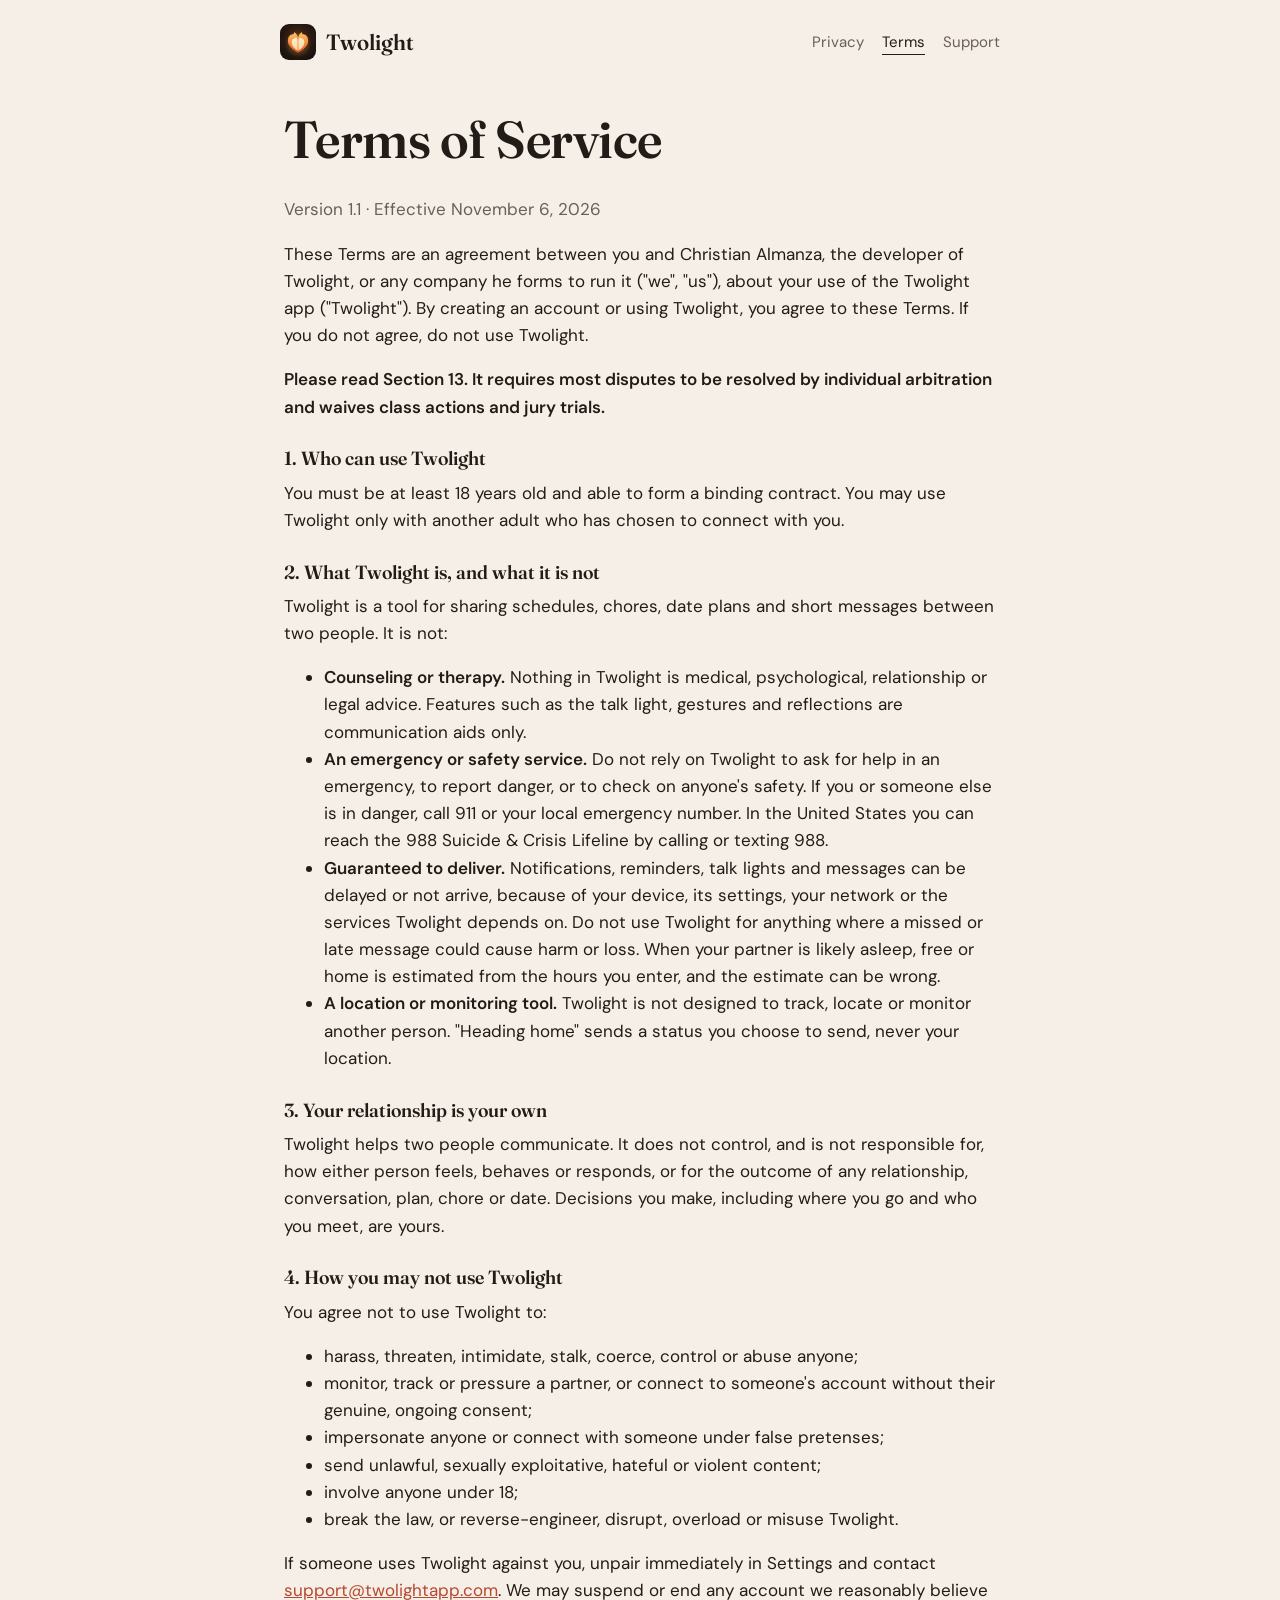
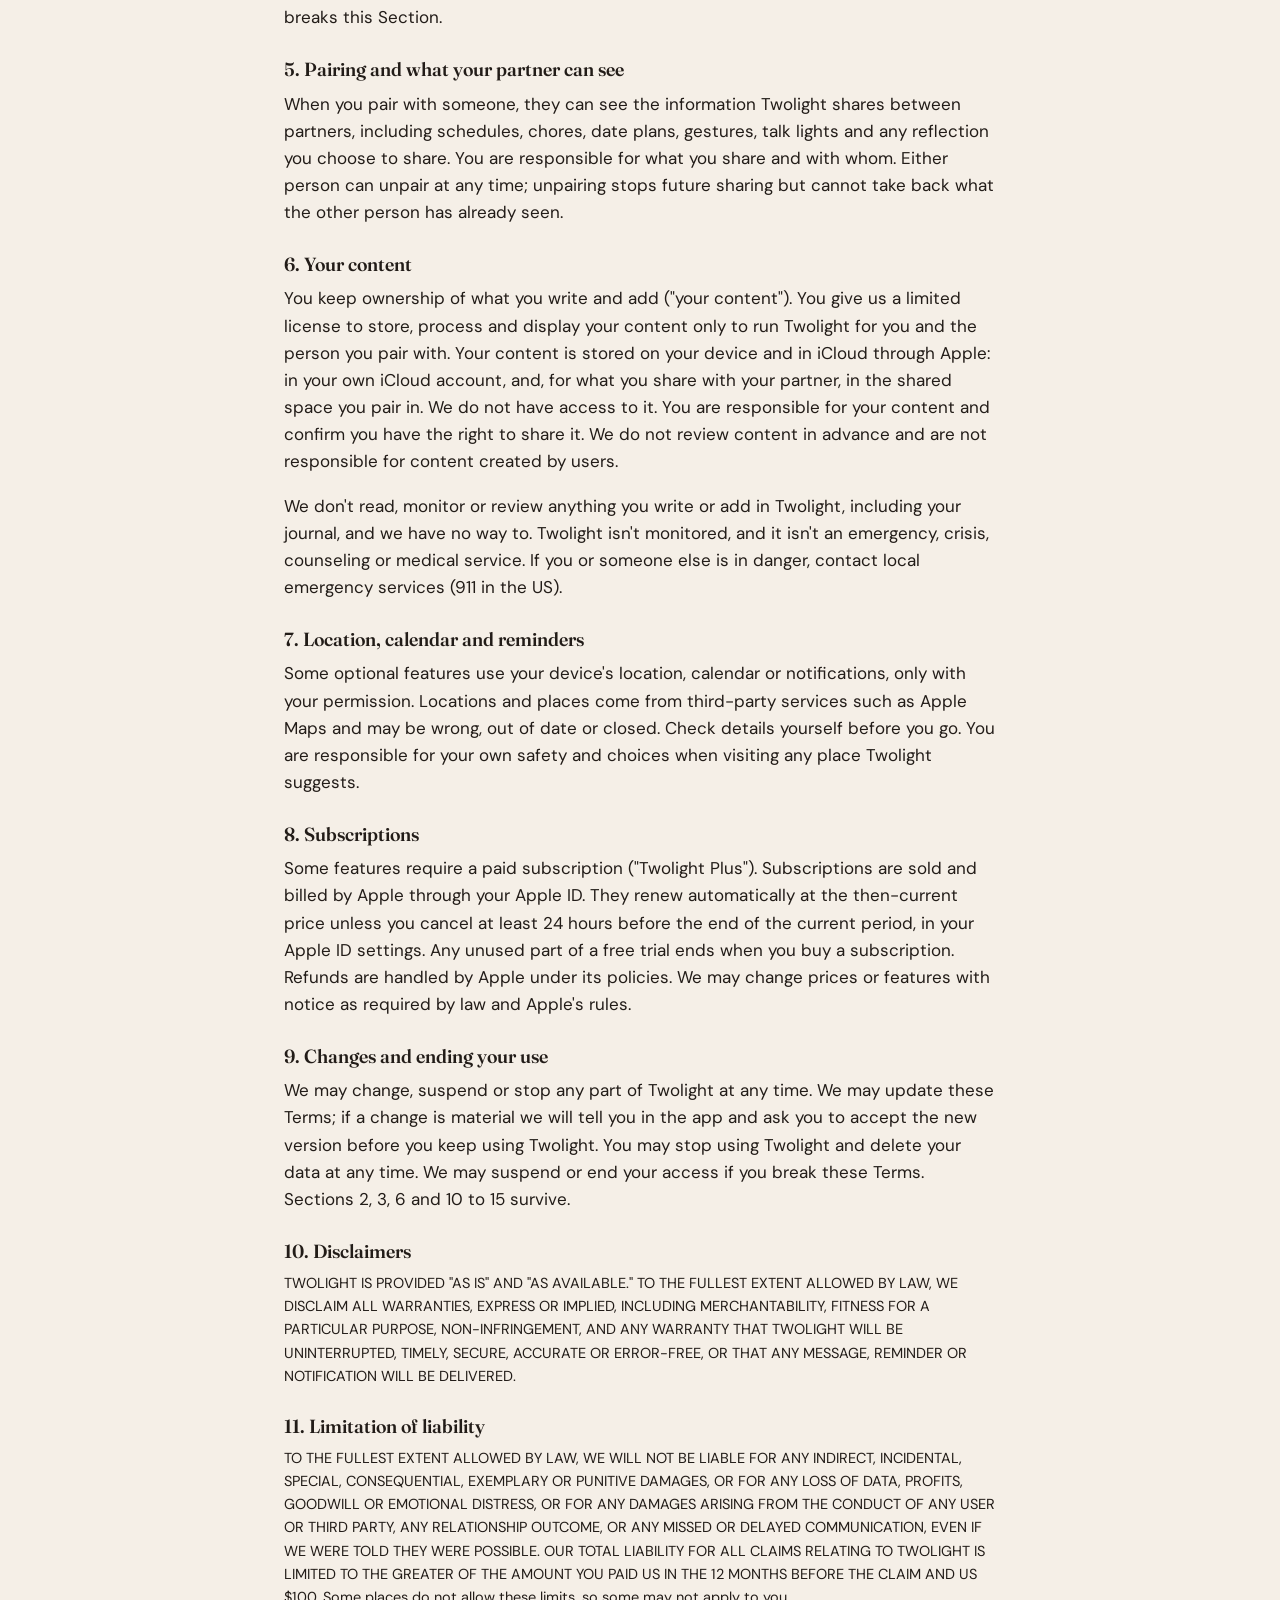
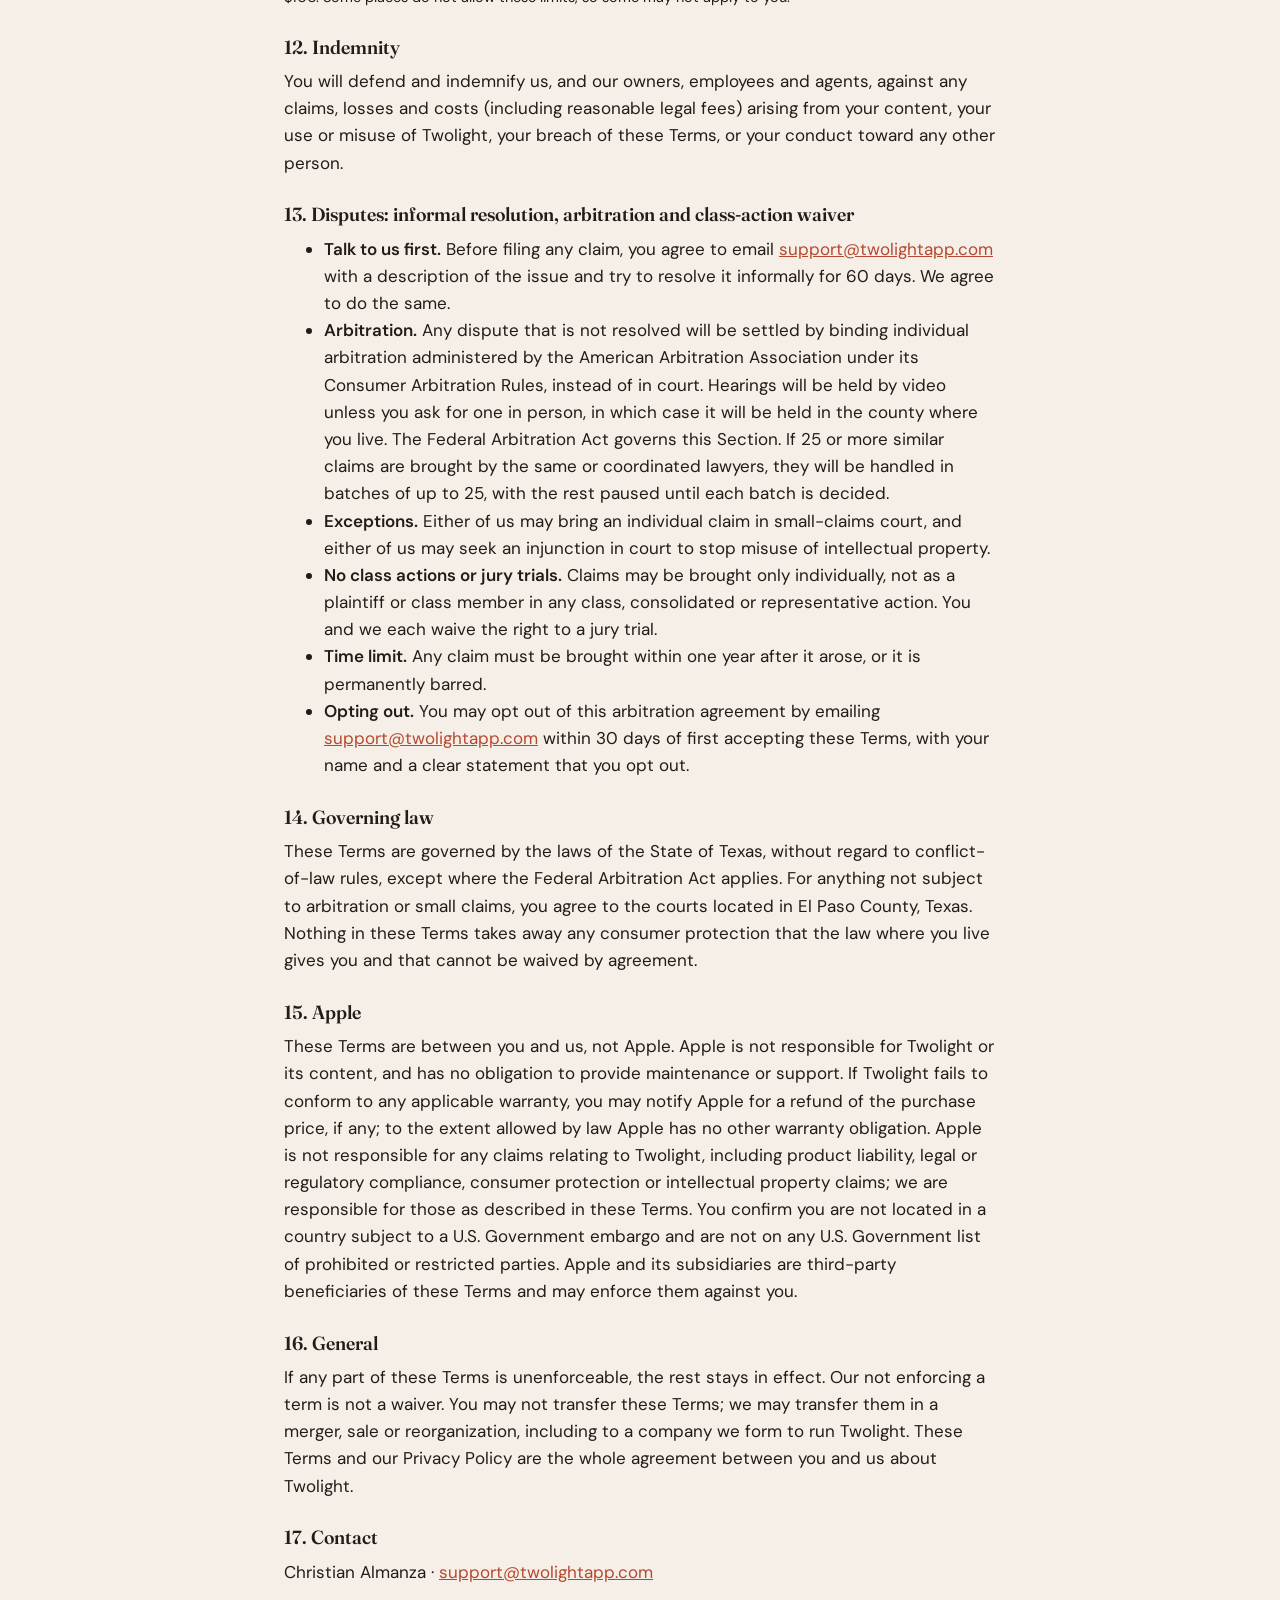
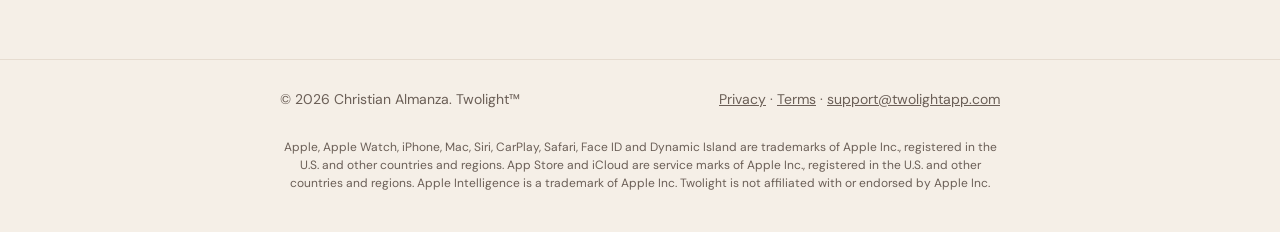
<file: terms/index.html>
<!doctype html>
<html lang="en">
<head>
<meta charset="utf-8">
<meta name="viewport" content="width=device-width, initial-scale=1">
<title>Terms of Service · Twolight</title>
<meta name="description" content="The terms for using Twolight.">
<link rel="icon" href="/icon.png">
<link rel="stylesheet" href="/style.css?v=2026-11-13-motion">
</head>
<body><a class="skip-link" href="#main">Skip to content</a>
<header><div class="wrap">
  <a class="brand" href="/"><img src="/icon.png" alt="">Twolight</a>
  <nav><a href="/privacy/">Privacy</a><a href="/terms/" aria-current="page">Terms</a><a href="/support/">Support</a></nav>
</div></header>

<main id="main" class="wrap doc">
  <h1>Terms of Service</h1>
  <p class="muted">Version 1.1 · Effective November 6, 2026</p>
  <p>These Terms are an agreement between you and Christian Almanza, the developer of Twolight, or any company he forms to run it ("we", "us"), about your use of the Twolight app ("Twolight"). By creating an account or using Twolight, you agree to these Terms. If you do not agree, do not use Twolight.</p>
  <p><strong>Please read Section 13. It requires most disputes to be resolved by individual arbitration and waives class actions and jury trials.</strong></p>

  <h3>1. Who can use Twolight</h3>
  <p>You must be at least 18 years old and able to form a binding contract. You may use Twolight only with another adult who has chosen to connect with you.</p>

  <h3>2. What Twolight is, and what it is not</h3>
  <p>Twolight is a tool for sharing schedules, chores, date plans and short messages between two people. It is not:</p>
  <ul>
    <li><strong>Counseling or therapy.</strong> Nothing in Twolight is medical, psychological, relationship or legal advice. Features such as the talk light, gestures and reflections are communication aids only.</li>
    <li><strong>An emergency or safety service.</strong> Do not rely on Twolight to ask for help in an emergency, to report danger, or to check on anyone's safety. If you or someone else is in danger, call 911 or your local emergency number. In the United States you can reach the 988 Suicide &amp; Crisis Lifeline by calling or texting 988.</li>
    <li><strong>Guaranteed to deliver.</strong> Notifications, reminders, talk lights and messages can be delayed or not arrive, because of your device, its settings, your network or the services Twolight depends on. Do not use Twolight for anything where a missed or late message could cause harm or loss. When your partner is likely asleep, free or home is estimated from the hours you enter, and the estimate can be wrong.</li>
    <li><strong>A location or monitoring tool.</strong> Twolight is not designed to track, locate or monitor another person. "Heading home" sends a status you choose to send, never your location.</li>
  </ul>

  <h3>3. Your relationship is your own</h3>
  <p>Twolight helps two people communicate. It does not control, and is not responsible for, how either person feels, behaves or responds, or for the outcome of any relationship, conversation, plan, chore or date. Decisions you make, including where you go and who you meet, are yours.</p>

  <h3>4. How you may not use Twolight</h3>
  <p>You agree not to use Twolight to:</p>
  <ul>
    <li>harass, threaten, intimidate, stalk, coerce, control or abuse anyone;</li>
    <li>monitor, track or pressure a partner, or connect to someone's account without their genuine, ongoing consent;</li>
    <li>impersonate anyone or connect with someone under false pretenses;</li>
    <li>send unlawful, sexually exploitative, hateful or violent content;</li>
    <li>involve anyone under 18;</li>
    <li>break the law, or reverse-engineer, disrupt, overload or misuse Twolight.</li>
  </ul>
  <p>If someone uses Twolight against you, unpair immediately in Settings and contact <a href="mailto:support@twolightapp.com">support@twolightapp.com</a>. We may suspend or end any account we reasonably believe breaks this Section.</p>

  <h3>5. Pairing and what your partner can see</h3>
  <p>When you pair with someone, they can see the information Twolight shares between partners, including schedules, chores, date plans, gestures, talk lights and any reflection you choose to share. You are responsible for what you share and with whom. Either person can unpair at any time; unpairing stops future sharing but cannot take back what the other person has already seen.</p>

  <h3>6. Your content</h3>
  <p>You keep ownership of what you write and add ("your content"). You give us a limited license to store, process and display your content only to run Twolight for you and the person you pair with. Your content is stored on your device and in iCloud through Apple: in your own iCloud account, and, for what you share with your partner, in the shared space you pair in. We do not have access to it. You are responsible for your content and confirm you have the right to share it. We do not review content in advance and are not responsible for content created by users.</p>
  <p>We don't read, monitor or review anything you write or add in Twolight, including your journal, and we have no way to. Twolight isn't monitored, and it isn't an emergency, crisis, counseling or medical service. If you or someone else is in danger, contact local emergency services (911 in the US).</p>

  <h3>7. Location, calendar and reminders</h3>
  <p>Some optional features use your device's location, calendar or notifications, only with your permission. Locations and places come from third-party services such as Apple Maps and may be wrong, out of date or closed. Check details yourself before you go. You are responsible for your own safety and choices when visiting any place Twolight suggests.</p>

  <h3>8. Subscriptions</h3>
  <p>Some features require a paid subscription ("Twolight Plus"). Subscriptions are sold and billed by Apple through your Apple ID. They renew automatically at the then-current price unless you cancel at least 24 hours before the end of the current period, in your Apple ID settings. Any unused part of a free trial ends when you buy a subscription. Refunds are handled by Apple under its policies. We may change prices or features with notice as required by law and Apple's rules.</p>

  <h3>9. Changes and ending your use</h3>
  <p>We may change, suspend or stop any part of Twolight at any time. We may update these Terms; if a change is material we will tell you in the app and ask you to accept the new version before you keep using Twolight. You may stop using Twolight and delete your data at any time. We may suspend or end your access if you break these Terms. Sections 2, 3, 6 and 10 to 15 survive.</p>

  <h3>10. Disclaimers</h3>
  <p class="caps">TWOLIGHT IS PROVIDED "AS IS" AND "AS AVAILABLE." TO THE FULLEST EXTENT ALLOWED BY LAW, WE DISCLAIM ALL WARRANTIES, EXPRESS OR IMPLIED, INCLUDING MERCHANTABILITY, FITNESS FOR A PARTICULAR PURPOSE, NON-INFRINGEMENT, AND ANY WARRANTY THAT TWOLIGHT WILL BE UNINTERRUPTED, TIMELY, SECURE, ACCURATE OR ERROR-FREE, OR THAT ANY MESSAGE, REMINDER OR NOTIFICATION WILL BE DELIVERED.</p>

  <h3>11. Limitation of liability</h3>
  <p class="caps">TO THE FULLEST EXTENT ALLOWED BY LAW, WE WILL NOT BE LIABLE FOR ANY INDIRECT, INCIDENTAL, SPECIAL, CONSEQUENTIAL, EXEMPLARY OR PUNITIVE DAMAGES, OR FOR ANY LOSS OF DATA, PROFITS, GOODWILL OR EMOTIONAL DISTRESS, OR FOR ANY DAMAGES ARISING FROM THE CONDUCT OF ANY USER OR THIRD PARTY, ANY RELATIONSHIP OUTCOME, OR ANY MISSED OR DELAYED COMMUNICATION, EVEN IF WE WERE TOLD THEY WERE POSSIBLE. OUR TOTAL LIABILITY FOR ALL CLAIMS RELATING TO TWOLIGHT IS LIMITED TO THE GREATER OF THE AMOUNT YOU PAID US IN THE 12 MONTHS BEFORE THE CLAIM AND US $100. Some places do not allow these limits, so some may not apply to you.</p>

  <h3>12. Indemnity</h3>
  <p>You will defend and indemnify us, and our owners, employees and agents, against any claims, losses and costs (including reasonable legal fees) arising from your content, your use or misuse of Twolight, your breach of these Terms, or your conduct toward any other person.</p>

  <h3>13. Disputes: informal resolution, arbitration and class-action waiver</h3>
  <ul>
    <li><strong>Talk to us first.</strong> Before filing any claim, you agree to email <a href="mailto:support@twolightapp.com">support@twolightapp.com</a> with a description of the issue and try to resolve it informally for 60 days. We agree to do the same.</li>
    <li><strong>Arbitration.</strong> Any dispute that is not resolved will be settled by binding individual arbitration administered by the American Arbitration Association under its Consumer Arbitration Rules, instead of in court. Hearings will be held by video unless you ask for one in person, in which case it will be held in the county where you live. The Federal Arbitration Act governs this Section. If 25 or more similar claims are brought by the same or coordinated lawyers, they will be handled in batches of up to 25, with the rest paused until each batch is decided.</li>
    <li><strong>Exceptions.</strong> Either of us may bring an individual claim in small-claims court, and either of us may seek an injunction in court to stop misuse of intellectual property.</li>
    <li><strong>No class actions or jury trials.</strong> Claims may be brought only individually, not as a plaintiff or class member in any class, consolidated or representative action. You and we each waive the right to a jury trial.</li>
    <li><strong>Time limit.</strong> Any claim must be brought within one year after it arose, or it is permanently barred.</li>
    <li><strong>Opting out.</strong> You may opt out of this arbitration agreement by emailing <a href="mailto:support@twolightapp.com">support@twolightapp.com</a> within 30 days of first accepting these Terms, with your name and a clear statement that you opt out.</li>
  </ul>

  <h3>14. Governing law</h3>
  <p>These Terms are governed by the laws of the State of Texas, without regard to conflict-of-law rules, except where the Federal Arbitration Act applies. For anything not subject to arbitration or small claims, you agree to the courts located in El Paso County, Texas. Nothing in these Terms takes away any consumer protection that the law where you live gives you and that cannot be waived by agreement.</p>

  <h3>15. Apple</h3>
  <p>These Terms are between you and us, not Apple. Apple is not responsible for Twolight or its content, and has no obligation to provide maintenance or support. If Twolight fails to conform to any applicable warranty, you may notify Apple for a refund of the purchase price, if any; to the extent allowed by law Apple has no other warranty obligation. Apple is not responsible for any claims relating to Twolight, including product liability, legal or regulatory compliance, consumer protection or intellectual property claims; we are responsible for those as described in these Terms. You confirm you are not located in a country subject to a U.S. Government embargo and are not on any U.S. Government list of prohibited or restricted parties. Apple and its subsidiaries are third-party beneficiaries of these Terms and may enforce them against you.</p>

  <h3>16. General</h3>
  <p>If any part of these Terms is unenforceable, the rest stays in effect. Our not enforcing a term is not a waiver. You may not transfer these Terms; we may transfer them in a merger, sale or reorganization, including to a company we form to run Twolight. These Terms and our Privacy Policy are the whole agreement between you and us about Twolight.</p>

  <h3>17. Contact</h3>
  <p>Christian Almanza · <a href="mailto:support@twolightapp.com">support@twolightapp.com</a></p>
</main>

<footer><div class="wrap">
  <span>© 2026 Christian Almanza. Twolight™</span>
  <span><a href="/privacy/">Privacy</a> · <a href="/terms/">Terms</a> · <a href="mailto:support@twolightapp.com">support@twolightapp.com</a></span>
  <p class="credit">Apple, Apple Watch, iPhone, Mac, Siri, CarPlay, Safari, Face ID and Dynamic Island are trademarks of Apple Inc., registered in the U.S. and other countries and regions. App Store and iCloud are service marks of Apple Inc., registered in the U.S. and other countries and regions. Apple Intelligence is a trademark of Apple Inc. Twolight is not affiliated with or endorsed by Apple Inc.</p>
</div></footer>
</body>
</html>
</file>
<file: style.css>
/* Twolight site. Colors match the app's Linen (light) and Midnight (dark) themes. */
@font-face { font-family: "DM Sans"; src: url("/fonts/DMSans-Regular.ttf") format("truetype"); font-weight: 400; font-display: swap; }
@font-face { font-family: "DM Sans"; src: url("/fonts/DMSans-SemiBold.ttf") format("truetype"); font-weight: 600; font-display: swap; }
@font-face { font-family: "Fraunces"; src: url("/fonts/Fraunces-SemiBold.ttf") format("truetype"); font-weight: 600; font-display: swap; }

:root {
  --bg: #F5EFE7; --card: #FFFFFF; --ink: #221C18; --muted: #6B5F57;
  --line: #E6DCD0; --accent: #B5482F; --partner: #2F6F73;
  color-scheme: light dark;
}
@media (prefers-color-scheme: dark) {
  :root {
    --bg: #15171C; --card: #242833; --ink: #F2EEE8; --muted: #A8A39C;
    --line: #2E333F; --accent: #E8866B; --partner: #6FB3B8;
  }
}

* { box-sizing: border-box; }
html { -webkit-text-size-adjust: 100%; }
body {
  margin: 0; background: var(--bg); color: var(--ink);
  font: 17px/1.6 "DM Sans", -apple-system, system-ui, sans-serif;
}
a { color: var(--accent); }
.wrap { max-width: 760px; margin: 0 auto; padding: 0 20px; }

/* Header */
header { padding: 20px 0; }
header .wrap { display: flex; align-items: center; justify-content: space-between; gap: 16px; }
.brand { display: flex; align-items: center; gap: 10px; color: var(--ink); text-decoration: none;
  font: 600 22px "Fraunces", Georgia, serif; }
.brand img { width: 36px; height: 36px; border-radius: 9px; }
nav { display: flex; gap: 18px; flex-wrap: wrap; }
nav a { color: var(--muted); text-decoration: none; font-size: 15px; }
nav a:hover, nav a[aria-current] { color: var(--ink); }

/* Type */
h1, h2, h3 { font-family: "Fraunces", Georgia, serif; font-weight: 600; line-height: 1.2; margin: 0 0 .5em; }
h1 { font-size: clamp(34px, 7vw, 52px); letter-spacing: -0.01em; }
h2 { font-size: 26px; margin-top: 1.6em; }
h3 { font-size: 19px; margin-top: 1.4em; }
p, ul { margin: 0 0 1em; }
.muted { color: var(--muted); }
.lede { font-size: 20px; color: var(--muted); max-width: 34em; }

/* Home */
.hero { padding: 48px 0 24px; text-align: center; }
.hero .lede { margin: 0 auto 28px; }
.price { display: flex; gap: 14px; flex-wrap: wrap; }
.price strong { font: 600 28px "Fraunces", Georgia, serif; display: block; }

/* Legal pages */
.doc { padding: 24px 24px 56px; overflow-wrap: anywhere; }
.doc table { width: 100%; border-collapse: collapse; margin: 0 0 1.2em; font-size: 15px; display: block; overflow-x: auto; }
.doc th, .doc td { text-align: left; vertical-align: top; padding: 10px 12px; border-bottom: 1px solid var(--line); }
.doc th { color: var(--muted); font-weight: 600; }
.doc .caps { font-size: 14.5px; }

footer { border-top: 1px solid var(--line); padding: 28px 0 40px; color: var(--muted); font-size: 14px; }
footer .wrap { display: flex; justify-content: space-between; gap: 16px; flex-wrap: wrap; }
footer a { color: var(--muted); }
/* Apple trademark credit line (Apple's guidelines: list only the Apple marks the site uses; once per page footer). */
footer .credit { flex-basis: 100%; margin: 4px 0 0; font-size: 12px; line-height: 1.5; color: var(--muted); }
/* Wider screens: centered under the footer row, in a readable measure. Phones keep it left, like the stacked footer. */
@media (min-width: 761px) { footer .credit, .home footer .credit { max-width: 760px; margin: 12px auto 0; text-align: center; } }


/* Website polish: shared readability and keyboard navigation. */
:focus-visible { outline: 3px solid var(--accent); outline-offset: 5px; }
a, button, summary { -webkit-tap-highlight-color: transparent; }
nav a { display: inline-flex; align-items: center; min-height: 44px; }
.skip-link { position: absolute; top: -100px; left: 20px; padding: 12px 18px; background: #f5efe7; color: #221c18; z-index: 10; }
.skip-link:focus { top: 10px; }
html { scroll-padding-top: 24px; }
.home { --bg: #f5efe7; --card: #fffaf5; --ink: #28201b; --muted: #65594f; --line: #d9cbbb; --accent: #9e422a; --partner: #2f6f73; --section-bg: #eee5da; --featured-bg: #fff8f0; --button-bg: #a8412c; --button-ink: #fffaf5; --button-hover: #8d3523; color-scheme: light; }
@media (prefers-color-scheme: dark) {
 .home { --bg: #15171c; --card: #202229; --ink: #f5efe7; --muted: #beb8b0; --line: #36373c; --accent: #f0ac8c; --partner: #8abbb4; --section-bg: #1c1e24; --featured-bg: #24242a; --button-bg: #f0ac8c; --button-ink: #221c18; --button-hover: #ffc5a7; color-scheme: dark; }
}
.home .wrap { max-width: 1140px; padding-inline: 32px; }
.home header { border-bottom: 1px solid var(--line); padding: 14px 0; }
.home h2 { font-size: clamp(32px, 4.2vw, 48px); margin: 0 0 20px; letter-spacing: -.025em; }
.home h3 { font-size: clamp(29px, 3.2vw, 40px); margin: 0 0 20px; letter-spacing: -.02em; }
.eyebrow { font-size: 11px; font-weight: 600; letter-spacing: .16em; color: var(--accent); margin-bottom: 20px; }
.home .hero { display: grid; grid-template-columns: .9fr 1.1fr; align-items: center; gap: 40px; text-align: left; padding-block: 56px; }
.home h1 { font-size: clamp(42px, 5vw, 66px); line-height: 1.08; letter-spacing: -.035em; margin-bottom: 24px; }
.home h1 em { font-style: normal; color: var(--accent); }
.home .hero .lede { font-size: 19px; line-height: 1.65; margin: 0 0 28px; max-width: 26em; }
.button { display: inline-flex; gap: 28px; align-items: center; justify-content: center; background: var(--button-bg, #a8412c); color: var(--button-ink, #fffaf5); padding: 14px 22px; border-radius: 10px; font-weight: 600; text-decoration: none; min-height: 48px; }
.button:hover { background: var(--button-hover, #8d3523); }
.availability { color: var(--muted); font-size: 13px; margin: 18px 0 0; }
.availability span { color: var(--partner); padding-right: 6px; font-size: 10px; }
.availability a { color: var(--ink); text-decoration: underline; text-underline-offset: 3px; text-decoration-thickness: 1px; }
.availability a:hover { color: var(--accent); }
.film { margin: 0; }
.hero-product { position: relative; isolation: isolate; }
.hero-product::before { content: ""; position: absolute; inset: -5% -5% 10%; z-index: -1; border-radius: 50%; background: radial-gradient(ellipse, #e8a68128, transparent 70%); pointer-events: none; }
.hero-product video { box-shadow: 0 24px 64px #0003; border: 1px solid #ffffff24; }
.film video { display: block; width: 100%; aspect-ratio: 1; border-radius: 22px; background: #f5efe7; color-scheme: dark; }
.film figcaption { font-size: 13px; line-height: 1.5; margin-top: 14px; color: var(--muted); }
.film figcaption span { display: block; margin-top: 4px; }
.intro-strip { border-block: 1px solid var(--line); }
.intro-strip .wrap { display: flex; justify-content: space-between; gap: 20px; padding-block: 21px; font-size: 13px; color: var(--muted); }
.section { padding-block: 80px; }
.section-heading { max-width: 620px; margin-bottom: 48px; }
.section-heading > p:last-child { color: var(--muted); }
.feature { display: grid; grid-template-columns: 1fr 1fr; align-items: center; gap: 64px; margin-bottom: 56px; }
.feature-copy > p:not(.eyebrow) { color: var(--muted); }
.feature.reverse .feature-copy { order: 2; }
.product-still { margin: 0; background: #f5efe7; color: #6b5f57; border-radius: 24px; overflow: hidden; }
.product-still img { display: block; width: 100%; height: auto; }
.still-window { position: relative; aspect-ratio: 1; overflow: hidden; }
.still-window img { position: absolute; width: 130%; max-width: none; left: -15%; top: -22%; }
.product-still figcaption { text-align: center; padding: 0 16px 18px; font-size: 13px; }
.plain-list { list-style: none; padding: 0; margin: 24px 0; }
.plain-list li { padding: 8px 0; border-bottom: 1px solid var(--line); font-size: 15px; }
.badge { display: inline-block; border: 1px solid var(--line); border-radius: 6px; padding: 6px 10px; font-size: 13px; color: var(--muted); }
.memory-panel { --line: #d9cbbb; --muted: #65594f; --accent: #9e422a; background: #f5efe7; color: #221c18; padding: 48px; border-radius: 24px; display: grid; grid-template-columns: 1fr 1fr; gap: 48px; }
.memory-panel .feature-copy > p:not(.eyebrow) { color: var(--muted); }
.memory-figure { margin: 0; }
.memory-figure figcaption { margin-top: 14px; font-size: 13px; color: var(--muted); }
.memory-list > div { display: flex; gap: 20px; border-bottom: 1px solid var(--line); padding: 14px 0; }
.memory-list > div:first-child { padding-top: 0; }
.memory-list > div > span { color: #9e422a; font-size: 12px; margin-top: 5px; }
.memory-list p { color: var(--muted); font-size: 15px; margin: 0; }
.memory-list strong { display: block; color: #221c18; margin-bottom: 3px; }
.plus-section { background: var(--section-bg); border-block: 1px solid var(--line); padding-block: 72px; }
.plans { display: grid; grid-template-columns: 1fr 1.15fr; gap: 24px; }
.plan { padding: 32px; border: 1px solid var(--line); border-radius: 20px; }
.home .plan h3 { font-size: 27px; }
.plan.featured { border-color: #aa7b64; background: var(--featured-bg); }
.plan ul { padding-left: 20px; color: var(--muted); font-size: 15px; margin-bottom: 0; }
.plan li { padding: 7px 0; }
.plan li::marker { color: var(--accent); }
.plan-price { font: 600 38px "Fraunces", Georgia, serif; margin: 28px 0; }
.home .price { display: grid; grid-template-columns: 1fr 1fr; gap: 20px; margin: 24px 0 18px; }
.home .price strong { font-size: 38px; }
.price span, .price small { display: block; font-size: 13px; color: var(--muted); }
.price small { font-size: 12px; margin-top: 5px; }
.trial { color: var(--accent); font-size: 13px; }
.billing { color: var(--muted); font-size: 13px; max-width: 780px; margin: 24px 0 0; }
.privacy-note { display: grid; grid-template-columns: .8fr 1.2fr; gap: 64px; padding-block: 80px; }
.privacy-note img { display: block; border-radius: 18px; margin-bottom: 24px; }
.privacy-copy { max-width: 640px; padding-top: 136px; }
.privacy-note p:not(.eyebrow) { color: var(--muted); }
.text-link { text-decoration-thickness: 1px; text-underline-offset: 5px; font-size: 15px; }
.faq-section { display: grid; grid-template-columns: .8fr 1.2fr; gap: 64px; padding-block: 32px 72px; }
details { border-bottom: 1px solid var(--line); }
summary { cursor: pointer; padding: 20px 0; font-weight: 600; }
details p { color: var(--muted); line-height: 1.7; }
.closing { padding-block: 64px 80px; text-align: center; border-top: 1px solid var(--line); }
.closing .button { margin-top: 24px; }
.home footer .wrap { align-items: center; }
.home footer p { margin: 0; }
.home footer small { font-size: 12px; }
.support-faq { margin-top: 36px; }
.support-faq details { scroll-margin-top: 24px; }
.support-faq summary { font-family: "Fraunces", Georgia, serif; font-size: 20px; line-height: 1.4; }
.support-faq details p { color: var(--ink); }
@media (max-width: 760px) {
 .home .wrap { padding-inline: 24px; }
 .home .hero { grid-template-columns: 1fr; gap: 28px; padding-block: 34px 36px; }
 .home h1 { font-size: clamp(40px, 9vw, 60px); }
 .home .hero .lede { font-size: 17px; margin-bottom: 20px; }
 .hero-copy .eyebrow { font-size: 11px; margin-bottom: 14px; }
 .hero-product { max-width: 500px; width: 100%; margin-inline: auto; }
 .intro-strip .wrap { flex-wrap: wrap; gap: 8px 20px; justify-content: center; text-align: center; font-size: 12px; }
 .section { padding-block: 48px; }
 .feature, .memory-panel, .plans, .faq-section { grid-template-columns: 1fr; gap: 28px; }
 .feature { margin-bottom: 48px; }
 .feature.reverse .feature-copy { order: 0; }
 .product-still { max-width: 500px; width: 100%; margin-inline: auto; }
 .memory-panel { padding: 28px; }
 .plan { padding: 26px; }
 .plus-section { padding-block: 36px; }
 .privacy-note { grid-template-columns: 1fr; gap: 20px; padding-block: 48px; }
 .privacy-copy { padding-top: 0; }
 .privacy-note img { margin-bottom: 16px; }
 .privacy-note img { width: 54px; height: 54px; }
 .faq-section { padding-block: 12px 48px; }
 .section-heading { margin-bottom: 32px; }
 .home nav { gap: 16px; }
 .home nav a { font-size: 14px; }
 header .wrap { flex-wrap: wrap; gap: 6px 14px; }
 .doc { padding-inline: 24px; }
 .closing { padding-block: 48px; }
}
@media (max-width: 370px) {
 .home .wrap { padding-inline: 20px; }
 .home nav { gap: 14px; }
 .home h1 { font-size: 38px; }
 .home .price { grid-template-columns: 1fr; }
}
/* A quiet signature: warm/cool light meeting behind the real app. No content depends on motion. */
.hero-product::before { background: radial-gradient(ellipse at 28% 42%, #e8a68140, transparent 62%), radial-gradient(ellipse at 78% 58%, #8abbb42b, transparent 58%); }
.home h1 em { position: relative; display: inline-block; }
.home h1 em::after { content: ""; position: absolute; left: 2%; right: 0; bottom: -.1em; height: .12em; border-bottom: 1px solid currentColor; border-radius: 50%; opacity: .5; }
@media (prefers-reduced-motion: no-preference) {
 @keyframes light-meets-light { from { transform: scale(.88) rotate(-5deg); opacity: .35; } to { transform: scale(1) rotate(0); opacity: 1; } }
 .hero-product::before { animation: light-meets-light 1.8s ease-out both; }
 @supports (animation-timeline: view()) {
  .intro-strip { position: relative; }
  .intro-strip::after { content: ""; position: absolute; bottom: -1px; left: 0; width: 100%; height: 1px; background: var(--accent); transform-origin: left; animation: shared-line linear both; animation-timeline: view(); animation-range: entry 0% cover 45%; }
  @keyframes shared-line { from { transform: scaleX(0); } to { transform: scaleX(1); } }
 }
 @media (hover: hover) and (pointer: fine) {
  .button { transition: transform .2s ease, background-color .2s ease; }
  .button:hover { transform: translateY(-2px); }
 }
}

/* Feature stories: a swipeable row on phones (CSS only, no script); unchanged on wider screens. */
.story-nav { display: none; }
@media (max-width: 760px) {
 .story-nav { display: flex; align-items: center; gap: 8px; margin: -12px 0 8px; font-size: 12px; color: var(--muted); }
 .home .story-nav { gap: 8px; }
 .home .story-nav a { gap: 5px; font-size: 12px; min-height: 44px; padding: 4px 8px; border-bottom: 1px solid var(--line); color: var(--accent); }
 .story-nav a span { color: var(--ink); }
 .story-nav > span { margin-left: auto; }
 .feature-track > article { scroll-margin-top: 24px; }
 .feature-track { display: flex; gap: 14px; overflow-x: auto; scroll-snap-type: x mandatory; overscroll-behavior-x: contain;
   margin-inline: -24px; padding: 4px 24px 12px; scroll-padding-inline: 24px; scrollbar-width: none; }
 .feature-track::-webkit-scrollbar { display: none; }
 .feature-track > article { flex: 0 0 86%; scroll-snap-align: start; margin: 0; }
 .feature-track > .feature { display: flex; flex-direction: column; background: var(--card); border: 1px solid var(--line); border-radius: 22px; padding: 22px; gap: 18px; }
 .feature-track .feature-copy h3 { font-size: 26px; }
 .feature-track .product-still { max-width: none; }
}
@media (max-width: 760px) and (prefers-reduced-motion: no-preference) { .feature-track { scroll-behavior: smooth; } }

/* Every feature, collapsed by default (native <details>, no script). */
.all-features { margin-top: 28px; border: 1px solid var(--line); border-radius: 20px; }
.all-features summary { cursor: pointer; list-style: none; padding: 20px 24px; font-weight: 600; display: flex; flex-wrap: wrap; gap: 4px 12px; align-items: baseline; }
.all-features summary::-webkit-details-marker { display: none; }
.all-features summary::after { content: "+"; margin-left: auto; color: var(--accent); font-size: 20px; line-height: 1; }
.all-features[open] summary::after { content: "–"; }
.all-features summary span { font-weight: 400; font-size: 14px; color: var(--muted); }
.feature-groups { display: grid; grid-template-columns: repeat(4, 1fr); gap: 8px 28px; padding: 4px 24px 24px; }
.feature-groups h4 { margin: 14px 0 6px; font-size: 13px; letter-spacing: .12em; text-transform: uppercase; color: var(--accent); }
.feature-groups ul { margin: 0; padding-left: 18px; color: var(--muted); font-size: 14px; }
.feature-groups li { padding: 4px 0; }
.feature-groups li::marker { color: var(--accent); }
.plus-tag { display: inline-block; margin-left: 4px; padding: 1px 7px; border: 1px solid #aa7b64; border-radius: 999px; font-size: 11px; font-weight: 600; color: var(--accent); vertical-align: 1px; }
@media (max-width: 1000px) { .feature-groups { grid-template-columns: repeat(2, 1fr); } }
@media (max-width: 760px) { .feature-groups { grid-template-columns: 1fr; } .all-features summary { padding: 18px 20px; } .feature-groups { padding: 0 20px 20px; } }
@media print { .all-features > *:not(summary) { display: block; } }
@media print {
 body, .home { background: white; color: black; }
 .home { --ink: black; --muted: #444; --accent: #7e321f; }
 .film video { display: none; }
 .feature, .plan { break-inside: avoid; }
}

/* A small, useful dead-end recovery page. */
.not-found { min-height: 85svh; padding-block: clamp(48px, 12vh, 120px); text-align: center; }
.not-found .brand { justify-content: center; margin-bottom: 48px; }
.not-found .lede { margin: 24px auto; max-width: 26em; }
.not-found-help { margin: 28px 0 0; color: var(--muted); font-size: 15px; }

@media (max-width: 370px) {
 .feature-track { margin-inline: -20px; padding-inline: 20px; scroll-padding-inline: 20px; }
}

/* ---------- Things you can try (app.js). Every state is readable without motion. ---------- */
.home { --glow: #E9B930; --partner-ink: #fffaf5; --spring: cubic-bezier(.3, 1.35, .5, 1); }
@media (prefers-color-scheme: dark) { .home { --partner-ink: #15171c; } }
@supports (transition-timing-function: linear(0, 1)) {
 .home { --spring: linear(0, .006, .025 2.8%, .101 6.1%, .539 18.9%, .721 25.3%, .849 31.5%, .937 38.1%, .968 41.8%, .991 45.7%, 1.006 50.1%, 1.015 55%, 1.017 63.9%, 1.001); }
}
.sr-only { position: absolute; width: 1px; height: 1px; margin: -1px; padding: 0; overflow: hidden; clip-path: inset(50%); white-space: nowrap; border: 0; }

/* The Overlap: right under the film. Watch, then try it with your own shifts. */
.try { display: grid; grid-template-columns: .8fr 1.2fr; gap: 64px; align-items: center; padding-block: 24px 80px; }
.try-copy p:not(.eyebrow) { color: var(--muted); max-width: 26em; }
.overlap { margin: 0; display: grid; gap: 18px; padding: 24px; background: var(--card); border: 1px solid var(--line); border-radius: 24px; box-shadow: 0 24px 64px #0000001f; }
.overlap fieldset, .td-pick fieldset { border: 0; padding: 0; margin: 0; min-width: 0; }
.overlap legend { padding: 0; margin-bottom: 8px; font-size: 11px; font-weight: 600; letter-spacing: .14em; text-transform: uppercase; color: var(--accent); }
.overlap .them legend { color: var(--partner); }
.seg { display: grid; grid-template-columns: repeat(3, 1fr); gap: 8px; }
.seg label { position: relative; }
.seg input, .lvl input { position: absolute; inset: 0; width: 100%; height: 100%; margin: 0; opacity: 0; cursor: pointer; }
.seg span { display: flex; align-items: center; justify-content: center; min-height: 44px; padding: 0 6px; border: 1px solid var(--line); border-radius: 999px; background: var(--bg); font-size: 15px; }
.seg input:checked + span { border-color: transparent; font-weight: 600; background: var(--button-bg); color: var(--button-ink); }
.them .seg input:checked + span { background: var(--partner); color: var(--partner-ink); }
.seg input:focus-visible + span, .lvl input:focus-visible + span { outline: 3px solid var(--accent); outline-offset: 3px; }
.strip { display: grid; grid-template-columns: 38px 1fr; column-gap: 8px; }
.whos, .tracks { display: grid; grid-template-rows: 32px 32px; row-gap: 10px; padding-top: 22px; }
.whos span { align-self: center; font-size: 11px; font-weight: 600; letter-spacing: .08em; text-transform: uppercase; color: var(--accent); }
.whos span + span { color: var(--partner); }
.tracks { position: relative; grid-template-rows: 32px 32px auto; }
.track { position: relative; overflow: hidden; border: 1px solid var(--line); border-radius: 10px; background: var(--bg); }
.bar, .band { left: calc(var(--l) * 1%); width: calc(var(--w) * 1%); }
.bar { position: absolute; top: 0; bottom: 0; display: flex; align-items: center; justify-content: center; overflow: hidden; border-radius: 9px; font-size: 11px; white-space: nowrap; }
.bar.work.me { background: var(--button-bg); color: var(--button-ink); font-weight: 600; }
.bar.work.them { background: var(--partner); color: var(--partner-ink); font-weight: 600; }
.bar.sleep { background: var(--line); color: var(--ink); }
.band { position: absolute; z-index: 1; top: 16px; height: 86px; border: 1.5px solid var(--glow); border-radius: 12px; background: color-mix(in srgb, var(--glow) 28%, transparent); pointer-events: none; }
.band i { position: absolute; top: -19px; left: 0; right: 0; text-align: center; font-style: normal; font-size: 11px; font-weight: 600; white-space: nowrap; }
.band.none { opacity: 0; }
.ticks { display: flex; justify-content: space-between; font-size: 10px; color: var(--muted); }
.answer { display: flex; align-items: center; gap: 14px; padding: 16px 18px; border: 1px solid var(--line); border-radius: 18px; background: var(--bg); }
.answer i { flex: none; width: 14px; height: 14px; border-radius: 50%; background: var(--glow); box-shadow: 0 0 0 6px color-mix(in srgb, var(--glow) 25%, transparent); }
.answer p { margin: 0; min-width: 0; }
.answer small, .answer span { display: block; font-size: 13px; color: var(--muted); }
.answer strong { display: block; font: 600 clamp(22px, 2.4vw, 27px)/1.25 "Fraunces", Georgia, serif; }
.overlap-note { margin: 0; font-size: 13px; line-height: 1.5; color: var(--muted); }

/* The talk light: your phone on one side, Sam's Lock Screen on the other. */
.talk-figure { margin: 0; padding: 20px; background: var(--card); border: 1px solid var(--line); border-radius: 24px; }
.talk-figure figcaption { margin-top: 14px; text-align: center; font-size: 13px; color: var(--muted); }
.talk-demo { --lv: #E9B930; --lv-ink: #221c18; display: grid; grid-template-columns: 1fr 1fr; gap: 16px; }
.talk-demo[data-level="green"] { --lv: #3E9A62; --lv-ink: #14231a; }
.talk-demo[data-level="red"] { --lv: #C8372D; --lv-ink: #fff; }
.talk-demo [hidden] { display: none; }
.td-side { display: flex; flex-direction: column; gap: 10px; min-width: 0; }
.td-cap { margin: 0; font-size: 11px; font-weight: 600; letter-spacing: .14em; text-transform: uppercase; color: var(--muted); }
.td-pick, .td-pick fieldset { display: grid; gap: 8px; }
.td-pick legend { padding: 0; margin-bottom: 4px; font: 600 20px "Fraunces", Georgia, serif; }
.lvl { position: relative; }
.lvl span { display: grid; grid-template-columns: 14px 1fr; gap: 2px 10px; align-items: center; min-height: 52px; padding: 9px 12px; border: 2px solid var(--line); border-radius: 14px; background: var(--bg); }
.lvl i { grid-row: span 2; width: 14px; height: 14px; border-radius: 50%; background: var(--dot); }
.lvl b { font-size: 14px; }
.lvl small { font-size: 12px; line-height: 1.35; color: var(--muted); }
.lvl input:checked + span { border-color: var(--dot); }
.td-btn { display: block; width: 100%; min-height: 48px; padding: 10px 16px; border: 1px solid var(--ink); border-radius: 14px; background: var(--ink); color: var(--bg); font: 600 15px "DM Sans", system-ui, sans-serif; cursor: pointer; }
.td-btn.quiet { background: transparent; color: var(--ink); border-color: var(--line); }
.td-on { display: grid; gap: 12px; justify-items: center; text-align: center; padding-top: 8px; }
.td-on > i { width: 60px; height: 60px; border-radius: 50%; background: var(--lv); box-shadow: 0 0 30px color-mix(in srgb, var(--lv) 75%, transparent); }
.td-state { margin: 0; }
.td-state strong { display: block; font-size: 16px; }
.td-state span, .td-thanks { font-size: 14px; color: var(--muted); }
.td-thanks { margin: 0; color: var(--ink); font-weight: 600; }
.lock { flex: 1; display: flex; flex-direction: column; align-items: center; min-height: 250px; padding: 18px 12px 12px; border-radius: 22px; background: #1b2130; color: #fff; text-align: center; transition: box-shadow .4s ease; }
.talk-demo[data-state="on"] .lock { box-shadow: 0 0 0 2px var(--lv), 0 0 44px -6px var(--lv); }
.lock p { margin: 0; }
.lock-date { font-size: 13px; opacity: .85; }
.lock-time { font: 600 52px/1.1 ui-rounded, "SF Pro Rounded", system-ui, sans-serif; }
.lock-empty { margin-top: auto !important; padding: 14px; font-size: 13px; opacity: .7; }
.la { margin-top: auto; width: 100%; display: flex; flex-wrap: wrap; align-items: center; gap: 10px 12px; padding: 14px; border-radius: 18px; background: #fffaf5; color: #221c18; text-align: left; }
.la > i { flex: none; width: 24px; height: 24px; border-radius: 50%; background: var(--lv); box-shadow: 0 0 10px color-mix(in srgb, var(--lv) 70%, transparent); }
.la p { flex: 1 1 110px; min-width: 0; }
.la strong, .la span { display: block; }
.la strong { font-size: 15px; line-height: 1.3; }
.la span { font-size: 12.5px; color: #6b5f57; }
.la-here { flex: 1 0 auto; min-height: 44px; padding: 9px 18px; border: 0; border-radius: 999px; background: var(--lv); color: var(--lv-ink); font: 600 14px "DM Sans", system-ui, sans-serif; cursor: pointer; }
.la-here:focus-visible { outline-color: #221c18; outline-offset: 3px; }

/* The film now closes the page: the maker's story, after the couple's. */
@media (max-width: 760px) { .try { grid-template-columns: 1fr; gap: 20px; padding-block: 8px 48px; } }

@media (max-width: 1000px) { .talk-demo { grid-template-columns: 1fr; } .lock { min-height: 220px; } }
@media (max-width: 760px) {
 .overlap { padding: 18px; gap: 16px; }
 .talk-figure { padding: 0; border: 0; background: none; }
}
@media (max-width: 370px) { .seg span { font-size: 14px; } .bar { font-size: 10px; } .strip { grid-template-columns: 32px 1fr; } }
@media (prefers-reduced-motion: no-preference) {
 .bar, .band { transition: left .75s var(--spring), width .75s var(--spring), opacity .3s ease; }
 .seg span, .lvl span { transition: background-color .2s ease, border-color .2s ease, color .2s ease; }
 @keyframes found { 0% { transform: scale(.6); } 60% { transform: scale(1.25); } 100% { transform: scale(1); } }
 .answer.lit i { animation: found .7s var(--spring) both; }
 @keyframes arrives { from { opacity: 0; transform: translateY(22px) scale(.94); } to { opacity: 1; transform: none; } }
 .la { animation: arrives .7s var(--spring) both; }
 @keyframes glows { from { transform: scale(.5); opacity: 0; } to { transform: none; opacity: 1; } }
 .td-on > i { animation: glows .6s var(--spring) both; }
}
@media print { .overlap fieldset, .talk-demo .td-btn { display: none; } }

/* Phones: each story card is as tall as its own content (the row no longer stretches to the tallest),
   and the talk light demo is compact so it doesn't set the pace for the others. */
@media (max-width: 760px) {
 .feature-track { align-items: flex-start; }
 .talk-demo { gap: 12px; }
 .lock { min-height: 0; padding: 12px 10px 10px; border-radius: 18px; }
 .lock-time { font-size: 40px; }
 .lock-empty { padding: 10px 6px 4px; }
 .td-pick legend { font-size: 18px; }
 .lvl span { min-height: 46px; padding: 7px 10px; }
 .lvl small { display: none; }
 .lvl span { grid-template-columns: 14px 1fr; }
 .td-on { padding-top: 0; gap: 10px; }
 .td-on > i { width: 44px; height: 44px; }
}

/* Phones: the three story cards share one shape. Copy (eyebrow, two-line title, one paragraph, badge),
   then a visual in a frame of the same height, then a one-line caption. Frames sit at the bottom so
   they line up from card to card while you swipe. */
@media (max-width: 760px) {
 .feature-track { align-items: stretch; --frame: 340px; }
 .feature-track > article { display: flex; flex-direction: column; align-items: stretch; gap: 18px; background: var(--card); color: var(--ink); border: 1px solid var(--line); border-radius: 22px; padding: 22px; }
 .feature-track > .memory-panel { --line: inherit; --muted: inherit; --accent: inherit; }
 .feature-track .feature-copy h3 { font-size: 26px; }
 .feature-track .feature-copy > p:not(.eyebrow) { margin-bottom: 14px; }
 .feature-track .plain-list { display: none; }
 .feature-track > article > figure { margin: auto 0 0; padding: 0; border: 0; background: none; max-width: none; }
 .feature-track > article > figure > figcaption { margin: 10px 0 0; padding: 0; text-align: center; font-size: 13px; color: var(--muted); }

 /* one frame size for all three */
 .feature-track .still-window, .feature-track .talk-demo, .feature-track .memory-list {
   height: var(--frame); border-radius: 18px; border: 1px solid var(--line); overflow: hidden; }
 .feature-track .still-window { aspect-ratio: auto; background: #f5efe7; }
 .feature-track .still-window img { width: 186%; left: -43%; top: -21%; }

 /* the talk light, one screen at a time: your phone, then Sam's Lock Screen, then yours again */
 .feature-track .talk-demo { display: block; padding: 14px; background: var(--bg); }
 .feature-track .talk-demo .td-side { height: 100%; justify-content: center; }
 .feature-track .talk-demo[data-state="idle"] .td-side + .td-side,
 .feature-track .talk-demo[data-state="answered"] .td-side + .td-side,
 .feature-track .talk-demo[data-state="on"] .td-side:first-child { display: none; }
 .feature-track .lock { flex: 0 0 auto; }

 /* the memories list as a framed visual */
 .feature-track .memory-list { display: flex; flex-direction: column; justify-content: center; padding: 6px 18px; background: var(--bg); }
 .feature-track .memory-list > div { padding: 14px 0; }
 .feature-track .memory-list > div:first-child { padding-top: 14px; }
 .feature-track .memory-list > div:last-child { border-bottom: 0; }
 .feature-track .memory-list > div > span { color: var(--accent); }
 .feature-track .memory-list strong { color: var(--ink); }
}

/* Page-to-page transitions (cross-document view transitions). The header holds still while the page
   fades. Browsers without support, and anyone with reduced motion on, just navigate as usual. */
@media (prefers-reduced-motion: no-preference) {
 @view-transition { navigation: auto; }
 header { view-transition-name: site-header; }
 ::view-transition-group(root) { animation-duration: .32s; }
 ::view-transition-old(root), ::view-transition-new(root) { animation-timing-function: cubic-bezier(.22, 1, .36, 1); }
}

/* Hero entrance: the headline and its lines arrive one after another, like a light coming on. */
@media (prefers-reduced-motion: no-preference) {
 @keyframes rise { from { opacity: 0; transform: translateY(14px); } to { opacity: 1; transform: none; } }
 .home .hero-copy > *, .not-found > * { animation: rise .7s cubic-bezier(.22, 1, .36, 1) backwards; }
 .home .hero-copy > :nth-child(2), .not-found > :nth-child(2) { animation-delay: .06s; }
 .home .hero-copy > :nth-child(3), .not-found > :nth-child(3) { animation-delay: .14s; }
 .home .hero-copy > :nth-child(4), .not-found > :nth-child(4) { animation-delay: .22s; }
 .home .hero-copy > :nth-child(5), .not-found > :nth-child(5) { animation-delay: .3s; }
 .not-found > :nth-child(6) { animation-delay: .36s; }
}

/* Scroll reveals: sections ease up as they enter. Pure CSS; without support, or with reduced motion,
   everything simply shows. Phone story cards live in a sideways scroller, so they are left alone. */
@media (prefers-reduced-motion: no-preference) {
 @supports (animation-timeline: view()) {
  @keyframes reveal { from { opacity: 0; transform: translateY(26px); } to { opacity: 1; transform: none; } }
  .section-heading, .plan, .all-features, .privacy-note > div, .faq-section > div, .closing > * {
   animation: reveal linear backwards; animation-timeline: view(); animation-range: entry 0% entry 50%;
  }
  .plan.featured { animation-range: entry 8% entry 60%; }
  @media (min-width: 761px) {
   .feature, .memory-panel { animation: reveal linear backwards; animation-timeline: view(); animation-range: entry 0% entry 45%; }
  }
 }
}

/* Small touches: press feedback, a quiet underline on nav links, and a smooth FAQ. */
@media (prefers-reduced-motion: no-preference) {
 .button, .td-btn, .la-here { transition: transform .15s ease, background-color .2s ease; }
 .button:active, .td-btn:active, .la-here:active { transform: scale(.97); }
 nav:not(.story-nav) a { position: relative; }
 nav:not(.story-nav) a::after { content: ""; position: absolute; left: 0; right: 0; top: calc(50% + .8em); height: 1px; background: currentColor; transform: scaleX(0); transform-origin: left; transition: transform .25s cubic-bezier(.22, 1, .36, 1); }
 nav:not(.story-nav) a:hover::after, nav:not(.story-nav) a:focus-visible::after, nav a[aria-current]::after { transform: scaleX(1); }
}
.faq-list summary, .support-faq summary { list-style: none; display: flex; justify-content: space-between; gap: 16px; align-items: baseline; }
.faq-list summary::-webkit-details-marker, .support-faq summary::-webkit-details-marker { display: none; }
.faq-list summary::after, .support-faq summary::after { content: "+"; flex: none; color: var(--accent); font-size: 22px; line-height: 1; }
@media (prefers-reduced-motion: no-preference) {
 .faq-list summary::after, .support-faq summary::after { transition: transform .25s cubic-bezier(.22, 1, .36, 1); }
 .faq-list details[open] > summary::after, .support-faq details[open] > summary::after { transform: rotate(45deg); }
 @supports (interpolate-size: allow-keywords) {
  details { interpolate-size: allow-keywords; }
  details::details-content { block-size: 0; overflow: clip; transition: block-size .3s cubic-bezier(.22, 1, .36, 1), content-visibility .3s allow-discrete; }
  details[open]::details-content { block-size: auto; }
 }
}
@media (prefers-reduced-motion: reduce) { .faq-list details[open] > summary::after, .support-faq details[open] > summary::after { content: "–"; } }

/* A last bit of warm light under the closing line and the 404, echoing the hero. */
.closing, .not-found { position: relative; isolation: isolate; }
.closing::before, .not-found::before { content: ""; position: absolute; inset: 0; z-index: -1; pointer-events: none; background: radial-gradient(ellipse 36% 62% at 34% 55%, #e8a68138, transparent), radial-gradient(ellipse 32% 56% at 68% 50%, #8abbb426, transparent); }

/* A day with Twolight (launch 1.1): a timeline of moments, each a small problem and the screen that helps.
   Desktop: phones swing through 3D as they pass, tied to scroll; pointer tilt on hover.
   Phones: a swipeable row with a light coverflow turn. Reduced motion: still and flat. */
.day { padding-block: 80px 24px; }
.day-line { list-style: none; margin: 0; padding: 0; position: relative; }
.day-line::before { content: ""; position: absolute; left: 7px; top: 12px; bottom: 12px; width: 1px; background: var(--line); }
.moment { position: relative; display: grid; grid-template-columns: 1fr minmax(240px, 300px); align-items: center; gap: 56px;
  padding: 0 0 72px 44px; }
.moment:nth-child(even) { grid-template-columns: minmax(240px, 300px) 1fr; }
.moment:nth-child(even) .moment-copy { order: 2; }
.moment::before { content: ""; position: absolute; left: 1px; top: 6px; width: 13px; height: 13px; border-radius: 50%;
  background: var(--bg); border: 2px solid var(--accent); box-sizing: border-box; }
.moment-time { margin: 0 0 14px; font-size: 13px; font-weight: 600; letter-spacing: .12em; text-transform: uppercase; color: var(--accent); }
.moment-problem { font: 600 clamp(19px, 2vw, 22px)/1.35 "Fraunces", Georgia, serif; color: var(--muted); margin: 0 0 8px; letter-spacing: -.01em; }
.moment h3 { margin: 0 0 14px; }
.moment-copy > p:not(.moment-time):not(.moment-problem) { color: var(--muted); max-width: 30em; }
.moment-shot { margin: 0; perspective: 1100px; display: flex; justify-content: center; }
.tilt { width: min(100%, 268px); transform: rotateX(var(--ty, 0deg)) rotateY(var(--tx, 0deg)); transition: transform .5s cubic-bezier(.22, 1, .36, 1);
  transform-style: preserve-3d; will-change: transform; }
.phone { width: 100%; aspect-ratio: 560 / 1217; border-radius: 42px; padding: 9px; background: #1c1b1f;
  box-shadow: 0 1px 0 #ffffff22 inset, 0 30px 60px -18px #2a150c55, 0 12px 24px -12px #0006; transform-style: preserve-3d; }
.phone img { display: block; width: 100%; height: 100%; border-radius: 33px; object-fit: cover; }
.moment .badge { margin-top: 4px; }

@media (prefers-reduced-motion: no-preference) {
 @supports (animation-timeline: view()) {
  .day-line::after { content: ""; position: absolute; left: 7px; top: 12px; bottom: 12px; width: 1px; background: var(--accent);
    transform-origin: top; animation: day-fill linear both; animation-timeline: view(); animation-range: cover 10% cover 90%; }
  @keyframes day-fill { from { transform: scaleY(0); } to { transform: scaleY(1); } }
  .moment { --dir: 1; }
  .moment:nth-child(even) { --dir: -1; }
  .moment .phone { animation: phone-pass linear both; animation-timeline: view(); animation-range: cover 0% cover 100%; }
  @keyframes phone-pass {
   0%   { transform: translateY(70px) translateZ(-140px) rotateY(calc(var(--dir) * -32deg)) rotateX(14deg); opacity: .25; }
   38%, 58% { transform: translateY(0) translateZ(0) rotateY(calc(var(--dir) * -7deg)) rotateX(3deg); opacity: 1; }
   100% { transform: translateY(-60px) translateZ(-120px) rotateY(calc(var(--dir) * 22deg)) rotateX(-10deg); opacity: .35; }
  }
  .moment-copy { animation: copy-in linear both; animation-timeline: view(); animation-range: entry 15% cover 40%; }
  @keyframes copy-in { from { opacity: 0; transform: translateY(26px); } to { opacity: 1; transform: none; } }
  .moment::before { animation: dot-on linear both; animation-timeline: view(); animation-range: entry 40% cover 42%; }
  @keyframes dot-on { to { background: var(--accent); box-shadow: 0 0 0 6px color-mix(in srgb, var(--accent) 18%, transparent); } }
 }
}

@media (max-width: 899px) {
 .day { padding-block: 56px 8px; }
 .day-line { display: flex; align-items: flex-start; gap: 14px; overflow-x: auto; scroll-snap-type: x mandatory; overscroll-behavior-x: contain;
   margin-inline: -24px; padding: 8px 24px 20px; scroll-padding-inline: 24px; scrollbar-width: none; }
 .day-line::-webkit-scrollbar { display: none; }
 .day-line::before, .day-line::after { display: none; }
 .moment, .moment:nth-child(even) { flex: 0 0 84%; scroll-snap-align: start; display: flex; flex-direction: column-reverse; gap: 22px;
   padding: 22px 20px 24px; background: var(--card); border: 1px solid var(--line); border-radius: 24px; }
 .moment:nth-child(even) .moment-copy { order: 0; }
 .moment::before { display: none; }
 .tilt { width: 200px; }
 .phone { border-radius: 34px; padding: 7px; }
 .phone img { border-radius: 27px; }
 .moment-copy > p:not(.moment-time):not(.moment-problem) { font-size: 16px; }
 @media (prefers-reduced-motion: no-preference) {
  @supports (animation-timeline: view()) {
   .moment .phone { animation: phone-flow linear both; animation-timeline: view(inline); animation-range: cover 0% cover 100%; }
   @keyframes phone-flow {
    0%   { transform: rotateY(28deg) translateZ(-60px); }
    50%  { transform: rotateY(0) translateZ(0); }
    100% { transform: rotateY(-28deg) translateZ(-60px); }
   }
   .moment-copy { animation: none; }
  }
 }
}

/* ---------- A day with Twolight, v2: a 3D path you travel along (desktop, motion allowed, JS on) ----------
   app.js adds .day-3d; without it (phones, Reduce Motion, no JS) the section stays the plain timeline above.
   The camera follows a curving road of path lights; each moment waits at its own bend. Sky goes
   morning -> noon -> dusk -> night with the day. transform and opacity only. */
.day-3d { position: relative; max-width: none; padding: 0; }
.day-3d .section-heading { max-width: 1140px; margin: 0 auto; padding: 80px 32px 0; }
.day-3d .day-runway { position: relative; }
.day-3d .day-stage { position: sticky; top: 0; height: 100vh; overflow: hidden; perspective: 1100px; perspective-origin: 50% 42%; }
.day-3d .day-sky { position: absolute; inset: 0; pointer-events: none; }
.day-3d .day-sky i { position: absolute; inset: 0; opacity: 0; }
.day-3d .sky-morning { background: radial-gradient(120% 90% at 70% 100%, #b8667a 0%, #4a3656 40%, #231e33 75%, #1a1826 100%); opacity: 1; }
.day-3d .sky-noon { background: radial-gradient(120% 90% at 50% 0%, #4c3d63 0%, #2c2540 50%, #1c1a28 100%); }
.day-3d .sky-dusk { background: radial-gradient(120% 90% at 50% 100%, #f0a07a 0%, #a8526a 38%, #3a2a48 75%, #221d33 100%); }
.day-3d .sky-night { background: radial-gradient(120% 90% at 50% 0%, #2b2f48 0%, #15171c 60%); }
.day-3d .day-world { position: absolute; left: 50%; top: 50%; width: 0; height: 0; transform-style: preserve-3d; will-change: transform; }
.day-3d .day-line { position: static; display: block; transform-style: preserve-3d; }
.day-3d .day-line::before, .day-3d .day-line::after { display: none; }
.day-3d .moment, .day-3d .moment:nth-child(even) { position: absolute; left: 0; top: 0; width: 820px; margin: -300px 0 0 -410px;
  display: grid; grid-template-columns: 1fr 260px; gap: 48px; align-items: center; padding: 0;
  transform-style: preserve-3d; will-change: transform, opacity; animation: none; }
.day-3d .moment:nth-child(even) .moment-copy { order: 0; }
.day-3d .moment::before { display: none; }
.day-3d .moment-copy { animation: none !important; padding: 28px 30px; border-radius: 24px; color: #eadfd4;
  background: rgba(30, 27, 38, .9); border: 1px solid rgba(255, 255, 255, .12); box-shadow: 0 24px 60px -30px #0005; }
.day-3d .moment .phone { animation: none !important; }
.day-3d .moment-shot { perspective: none; }
.day-3d .day-lights { position: absolute; left: 0; top: 0; transform-style: preserve-3d; }
.day-3d .day-lights b { position: absolute; left: -7px; top: -7px; width: 14px; height: 14px; border-radius: 50%;
  background: radial-gradient(circle, #ffe7b0 0%, #e9b930 40%, transparent 72%); box-shadow: 0 0 22px 6px #e9b93066; }
.day-3d .day-hud { position: absolute; left: 32px; right: 32px; bottom: 28px; display: flex; align-items: end; justify-content: space-between;
  pointer-events: none; }
.day-3d .day-clock { font: 600 clamp(28px, 3.4vw, 44px)/1 "Fraunces", Georgia, serif; letter-spacing: -.02em; color: #f5efe7;
  transition: color .4s; }
.day-3d .moment-copy h3 { color: #f5efe7; }
.day-3d .moment-copy > p.moment-problem, .day-3d .moment-copy > p:not(.moment-time):not(.moment-problem) { color: #d9cfc5; }
.day-3d .moment-copy .badge { color: #eadfd4; border-color: rgba(255, 255, 255, .22); }
/* One look all day: a soft dark bar that reads on morning, dusk and night skies alike. */
.day-3d .day-stops { display: flex; gap: 4px; pointer-events: auto; padding: 8px 12px; border-radius: 16px;
  background: rgba(28, 24, 34, .72); border: 1px solid rgba(255, 255, 255, .14);
  box-shadow: 0 12px 32px -14px rgba(0, 0, 0, .55); backdrop-filter: blur(14px) saturate(1.2); -webkit-backdrop-filter: blur(14px) saturate(1.2); }
.day-3d .day-stops button { min-width: 44px; min-height: 44px; border: 0; background: none; color: rgba(245, 239, 231, .72); cursor: pointer; border-radius: 10px;
  font: 600 11px/1 "DM Sans", sans-serif; letter-spacing: .1em; display: grid; place-items: center; gap: 6px; padding: 0 4px; }
.day-3d .day-stops button::before { content: ""; width: 8px; height: 8px; border-radius: 50%; background: currentColor; opacity: .4;
  transition: transform .25s, opacity .25s; }
.day-3d .day-stops button[aria-current="true"]::before { opacity: 1; transform: scale(1.5); background: #f08a68; }
.day-3d .day-stops button[aria-current="true"] { color: #fff; }
.day-3d .day-stops button:hover { color: #fff; background: rgba(255, 255, 255, .08); }
.day-3d .day-stops button::before { opacity: .55; }
.day-3d .day-hint { position: absolute; top: 24px; left: 50%; transform: translateX(-50%); font-size: 12px; letter-spacing: .14em;
  text-transform: uppercase; color: rgba(245, 239, 231, .6); transition: opacity .4s; }
.day:not(.day-3d) .day-sky, .day:not(.day-3d) .day-lights { display: none; }
.home .day.day-3d { max-width: none; padding-inline: 0; }

/* ---------- Header switch, music, playable stops ---------- */
.mode-switch { min-height: 44px; border: 0; background: none; color: var(--muted); font: inherit; font-size: 15px; cursor: pointer; padding: 0; }
.mode-switch:hover { color: var(--ink); }
.music-btn { min-height: 44px; padding: 0 14px; border-radius: 999px; margin-left: 4px; cursor: pointer;
  border: 1px solid currentColor; background: none; color: inherit; font: 600 14px "DM Sans", sans-serif; opacity: .85; }
.music-btn:hover { opacity: 1; }
.mode-experience body.home > header .music-btn[aria-pressed="true"], .music-btn[aria-pressed="true"] { color: #f6b089; }
.mode-experience .try, .mode-experience #story-talk { display: none; }
.play-btn { display: inline-flex; align-items: center; min-height: 44px; margin-top: 14px; padding: 0 18px; border-radius: 10px; border: 0;
  background: var(--button-bg, #a8412c); color: var(--button-ink, #fffaf5); font: 600 15px "DM Sans", sans-serif; cursor: pointer;
  transition: transform .15s; }
.play-btn:active { transform: scale(.96); }
.play-note { font-size: 14px; color: var(--partner); margin: 10px 0 0; min-height: 1.4em; }
.hug-fly { position: absolute; left: 34%; top: 62%; width: 26px; height: 26px; pointer-events: none; z-index: 5;
  background: var(--accent); clip-path: path("M13 24 C13 24 1 16 1 8.5 C1 4.5 4 1.5 7.5 1.5 C10 1.5 12 3 13 5 C14 3 16 1.5 18.5 1.5 C22 1.5 25 4.5 25 8.5 C25 16 13 24 13 24Z");
  animation: hug-fly 1.1s cubic-bezier(.22,1,.36,1) forwards; }
@keyframes hug-fly { 0% { transform: translate(0,0) scale(.6); opacity: 0; } 15% { opacity: 1; transform: translate(10px,-10px) scale(1.1); }
  100% { transform: translate(320px,-140px) scale(.5); opacity: 0; } }
@media (prefers-reduced-motion: reduce) { .hug-fly { animation-duration: .01s; } }
.moment-widget { display: block; }
.moment-widget .overlap, .moment-widget .talk-figure { margin: 0; width: 100%; }
.day-3d .moment-play, .day-3d .moment-play:nth-child(even) { width: 1080px; margin-left: -540px; grid-template-columns: 1fr 560px; }
.day:not(.day-3d) .moment-play { grid-template-columns: 1fr minmax(300px, 560px); }
@media (max-width: 760px) { .moment-widget { width: 100%; } .day-line .moment-play { flex-basis: 92%; } }

/* Playable stops: gift drag, bouquet builder, countdown maker */
.play { margin-top: 16px; }
.play-btn.quiet { background: transparent; color: var(--ink); border: 1px solid var(--line); margin-left: 8px; }
.play-btn:disabled { opacity: .45; cursor: default; }
.gift-play { display: grid; grid-template-columns: 1fr 1fr; gap: 12px; align-items: stretch; }
.gift-play .play-note { grid-column: 1 / -1; }
.gift-item { display: flex; gap: 10px; align-items: center; padding: 10px 12px; border-radius: 14px; background: var(--card);
  border: 1px solid var(--line); cursor: grab; touch-action: none; user-select: none; min-height: 56px; position: relative; z-index: 2;
  transition: transform .25s cubic-bezier(.22,1,.36,1), box-shadow .2s, opacity .3s; }
.gift-item.lift { cursor: grabbing; transition: none; box-shadow: 0 18px 30px -14px #0006; }
.gift-item.saved { opacity: .4; cursor: default; }
.gift-item i { width: 34px; height: 34px; border-radius: 9px; background: linear-gradient(135deg, #c9a27e, #7d5a44); flex: none; }
.gift-item b, .gift-box b { display: block; font-size: 14px; }
.gift-item small, .gift-box small { display: block; font-size: 12px; color: var(--muted); }
.gift-box { border: 1.5px dashed var(--line); border-radius: 14px; padding: 10px 12px; display: grid; align-content: center; transition: border-color .2s, background .2s; }
.gift-box.got { border-style: solid; border-color: var(--partner); background: color-mix(in srgb, var(--partner) 10%, transparent); }
.bouquet-play { text-align: center; }
.bq { width: 100%; max-width: 280px; height: auto; display: block; margin: 0 auto; overflow: visible; transition: transform .6s cubic-bezier(.22,1,.36,1), opacity .6s; }
.bq-stems path { fill: none; stroke: #6f9a74; stroke-width: 2.5; stroke-linecap: round; }
.bq-flower { animation: bq-in .45s cubic-bezier(.34,1.56,.64,1) both; }
@keyframes bq-in { from { transform-box: fill-box; opacity: 0; } to { opacity: 1; } }
.bq-rose circle { fill: #c8473b; } .bq-rose .in { fill: #9c2f28; }
.bq-tulip path { fill: #e98aa6; }
.bq-daisy ellipse { fill: #fffaf0; stroke: #e6dccf; } .bq-daisy .in { fill: #e9b930; }
.bq-green path { fill: #7fa883; }
.bq-wrap { fill: #ead9c8; stroke: #d7c2ad; opacity: 0; transition: opacity .5s; }
.bq-ribbon { fill: #b5482f; opacity: 0; transition: opacity .5s .2s; }
.bq.wrapped .bq-wrap, .bq.wrapped .bq-ribbon { opacity: 1; }
.bq.sent { transform: translate(140px, -120px) scale(.4) rotate(12deg); opacity: 0; }
.bq-pick { display: flex; flex-wrap: wrap; gap: 8px; justify-content: center; margin: 14px 0 6px; }
.bq-pick button { min-height: 44px; padding: 0 14px; border-radius: 999px; border: 1px solid var(--line); background: var(--card); color: var(--ink);
  font: 600 13px "DM Sans", sans-serif; cursor: pointer; }
.bq-pick button:active { transform: scale(.95); }
.bq-actions { margin-top: 4px; }
.cd-play { display: grid; grid-template-columns: 1fr 160px; gap: 10px 12px; align-items: end; }
.cd-play label { display: grid; gap: 4px; font-size: 12px; font-weight: 600; color: var(--muted); }
.cd-play input { min-height: 44px; border-radius: 10px; border: 1px solid var(--line); background: var(--card); color: var(--ink); padding: 0 12px; font: 15px "DM Sans", sans-serif; }
.cd-play .play-btn { grid-column: 1 / -1; justify-self: start; margin-top: 2px; }
.cd-tiles { grid-column: 1 / -1; display: grid; grid-template-columns: repeat(2, 1fr); gap: 8px; }
.cd-tile { border-radius: 14px; padding: 10px 12px; background: var(--card); border: 1px solid var(--line); animation: cd-in .4s cubic-bezier(.22,1,.36,1); }
.cd-tile b { font: 600 26px "Fraunces", Georgia, serif; color: var(--accent); } .cd-tile small { font-size: 11px; color: var(--accent); margin-left: 4px; }
.cd-tile span { display: block; font-weight: 600; font-size: 14px; } .cd-tile em { font-style: normal; font-size: 12px; color: var(--muted); }
.cd-tile.soon { background: #b4533a; border-color: #b4533a; } .cd-tile.soon * { color: #fffaf5 !important; }
@keyframes cd-in { from { opacity: 0; transform: translateY(10px) scale(.96); } to { opacity: 1; transform: none; } }
@media (prefers-reduced-motion: reduce) { .bq-flower, .cd-tile { animation: none; } .bq { transition: none; } }
.day-3d #day-flowers.moment-play { grid-template-columns: 1fr 380px; width: 900px; margin-left: -450px; }

/* ---------- Hero, experience mode: the opening shot of the day ----------
   A twilight horizon, the path of lights starting at your feet, you (clay) and your partner (teal) as two lights on it,
   and two phones floating above with a hug travelling between them. Scrolling flies you down the road into the day. */
.mode-experience body.home > header { position: absolute; left: 0; right: 0; top: 0; z-index: 6; border: 0; background: none; }
.mode-experience body.home > header .brand, .mode-experience body.home > header nav a, .mode-experience body.home > header .mode-switch, .mode-experience body.home > header .music-btn { color: #f5efe7; }
.mode-experience .hero { position: relative; max-width: none; min-height: 100vh; margin: 0; padding: 0; display: block; overflow: hidden; isolation: isolate; color: #f5efe7; }
.mode-experience .hero .hero-product { display: none; }
.mode-experience .hero-copy { position: relative; z-index: 3; max-width: 760px; margin: 0 auto; padding: 92px 24px 0; text-align: center; }
.mode-experience .hero .eyebrow { color: #f6c3a6; }
.mode-experience .hero h1 { color: #f5efe7; font-size: clamp(44px, 6.2vw, 84px); text-shadow: 0 2px 30px #0005; }
.mode-experience .hero h1 em { color: #f6b089; }
.mode-experience .hero .lede { color: #eadfd4; margin-inline: auto; }
.mode-experience .hero .button { background: #f5efe7; color: #28201b; }
.mode-experience .hero .availability, .mode-experience .hero .availability a { color: #eadfd4; }
.hero-ghost { display: inline-flex; align-items: center; gap: 10px; min-height: 48px; padding: 0 20px; border-radius: 10px; cursor: pointer;
  border: 1px solid #ffffff55; background: #ffffff12; color: #f5efe7; font: 600 16px "DM Sans", sans-serif; text-decoration: none;
  backdrop-filter: blur(6px); -webkit-backdrop-filter: blur(6px); }
.hero-ghost:hover { background: #ffffff22; }
.hero-scene { position: absolute; inset: 0; z-index: 1; pointer-events: none; perspective: 900px; perspective-origin: 50% 80%; }
.hs-stars { position: absolute; inset: 0 0 30% 0; background-image: radial-gradient(1.2px 1.2px at 12% 18%, #fff9 50%, transparent), radial-gradient(1px 1px at 28% 8%, #fff7 50%, transparent),
  radial-gradient(1.4px 1.4px at 47% 22%, #fffb 50%, transparent), radial-gradient(1px 1px at 66% 12%, #fff6 50%, transparent), radial-gradient(1.3px 1.3px at 81% 26%, #fff9 50%, transparent),
  radial-gradient(1px 1px at 91% 9%, #fff7 50%, transparent), radial-gradient(1px 1px at 6% 34%, #fff5 50%, transparent), radial-gradient(1.2px 1.2px at 58% 4%, #fff8 50%, transparent); }
.hs-phones { position: absolute; left: 50%; top: 70%; width: 0; height: 0; transform-style: preserve-3d; perspective: 1000px; z-index: 2; will-change: transform, opacity; }
.hs-phone { position: absolute; width: 160px; aspect-ratio: 560 / 1217; padding: 6px; border-radius: 28px; background: #1c1b1f;
  box-shadow: 0 30px 60px -20px #000a, 0 0 0 1px #ffffff1a; top: -190px; }
.hs-phone img { width: 100%; height: 100%; object-fit: cover; border-radius: 22px; display: block; }
.hs-phone.mine { left: -580px; transform: rotateY(26deg) rotateZ(-4deg); }
.hs-phone.theirs { left: 420px; transform: rotateY(-26deg) rotateZ(4deg); }
.hs-phone .who { position: absolute; left: 0; right: 0; bottom: -30px; text-align: center; font: 600 11px "DM Sans", sans-serif; letter-spacing: .14em; text-transform: uppercase; }
.hs-phone.mine .who { color: #f6b089; } .hs-phone.theirs .who { color: #9fd3cf; }
.hs-link { position: absolute; left: -420px; top: -40px; width: 840px; height: 2px; background: linear-gradient(90deg, #e8866b, #f5efe7aa, #6fb3b8); opacity: .55; }
.hs-hug { position: absolute; left: -420px; top: -51px; width: 22px; height: 22px; background: #f6b089; opacity: 0;
  clip-path: path("M11 20 C11 20 1 13.5 1 7.5 C1 4 3.5 1.5 6.5 1.5 C8.5 1.5 10 2.8 11 4.5 C12 2.8 13.5 1.5 15.5 1.5 C18.5 1.5 21 4 21 7.5 C21 13.5 11 20 11 20Z"); }
.hs-hug.go { animation: hs-hug 1.6s cubic-bezier(.45,0,.2,1) forwards; }
@keyframes hs-hug { 0% { opacity: 0; transform: translateX(0) scale(.6); } 12% { opacity: 1; } 50% { transform: translateX(409px) translateY(-60px) scale(1.2); }
  88% { opacity: 1; } 100% { opacity: 0; transform: translateX(818px) scale(.7); } }
.film-dialog { border: 0; padding: 0; background: transparent; width: min(960px, 92vw); max-height: 92vh; overflow: visible; }
.film-dialog[open] { display: flex; flex-direction: column; gap: 12px; }
.film-dialog::backdrop { background: #0b0b10e6; }
.film-dialog .film { margin: 0; }
.film-dialog video { width: 100%; max-height: calc(92vh - 120px); border-radius: 18px; display: block; background: #000; }
.film-dialog figcaption { color: #d9cfc5; font-size: 13px; margin-top: 8px; }
.film-dialog .close { align-self: flex-end; display: inline-flex; align-items: center; gap: 8px; min-height: 44px; padding: 0 18px; border-radius: 999px;
  border: 1px solid #ffffff55; background: #f5efe7; color: #28201b; font: 600 15px "DM Sans", sans-serif; cursor: pointer; }
.film-dialog .close:hover { background: #fff; }
@media (max-width: 1180px) {
  .hs-phone.mine { left: -470px; } .hs-phone.theirs { left: 310px; }
  .hs-link { left: -310px; width: 620px; } .hs-hug { left: -310px; }
}
@media (max-width: 899px) {
  .hs-phones { top: 84%; }
  .hs-phone { width: 104px; top: -120px; } .hs-phone.mine { left: -150px; } .hs-phone.theirs { left: 46px; }
  .hs-link { left: -46px; width: 92px; top: -40px; } .hs-hug { left: -46px; top: -51px; }
  @keyframes hs-hug { 0% { opacity: 0; transform: translateX(0) scale(.6); } 12% { opacity: 1; } 50% { transform: translateX(35px) translateY(-20px) scale(1.1); } 88% { opacity: 1; } 100% { opacity: 0; transform: translateX(70px) scale(.7); } }
}
/* Simple mode: the same sky, still. */
.mode-simple .hero { position: relative; }

/* Review fixes (Nov 23) */
.mode-experience .hero .availability { display: none; }
@media (prefers-reduced-motion: reduce) { .hs-hug, .hs-hug.go { animation: none !important; opacity: 0 !important; } }
@media (max-width: 899px) {
  .moment, .moment:nth-child(even) { min-width: 0; box-sizing: border-box; }
  .moment-play, .moment-play:nth-child(even) { flex-direction: column; }   /* heading first, then the thing to try */
  .moment-play * { max-width: 100%; box-sizing: border-box; }
  .moment input, .moment select, .moment textarea { font-size: 16px; }    /* no iPhone focus zoom */
}
.mode-experience .hero h1:focus { outline: none; }
@media (max-width: 1180px) and (min-width: 900px) { .hs-phones { top: 90%; } .hs-phone { width: 130px; } }
@media (max-width: 899px) { .hs-phones { display: none; } .music-btn { min-height: 36px; } }

/* ---------- Experience: one dark palette, top to bottom (whatever the system appearance) ---------- */
.mode-experience .home { --bg: #13121a; --card: #1f1d28; --ink: #f5efe7; --muted: #bdb3ab; --line: rgba(255,255,255,.1); --accent: #f0ac8c;
  --partner: #8abbb4; --section-bg: transparent; --featured-bg: rgba(40,34,48,.82); --button-bg: #f5efe7; --button-ink: #28201b; --button-hover: #ffffff;
  color-scheme: dark; }
.mode-experience body.home { background: #13121a; }
.mode-experience main, .mode-experience footer { position: relative; z-index: 1; }
.mode-experience .intro-strip, .mode-experience #together, .mode-experience .privacy-note { display: none; }
.mode-experience .plus-section { background: transparent; border-color: transparent; }
.mode-experience .plan { background: rgba(31, 29, 40, .86); border-color: rgba(255,255,255,.1); }
.mode-experience .plan.featured { background: rgba(48, 38, 52, .9); border-color: rgba(240,172,140,.35); }
.mode-experience .faq-list details, .mode-experience .all-features { background: rgba(31, 29, 40, .8); border-color: rgba(255,255,255,.1); }
.mode-experience .closing, .mode-experience footer { border-color: rgba(255,255,255,.08); }
.mode-experience .closing::before { opacity: .35; }
.day-3d .day-sky i { mix-blend-mode: normal; }
.day-3d .day-sky { opacity: .78; }

/* Ribbons: a fixed canvas behind everything. */
.ribbons { position: fixed; inset: 0; width: 100vw; height: 100vh; z-index: 0; pointer-events: none; }

/* ---------- Bento: the app at a glance (experience mode) ---------- */
.bento-section { display: none; }
.mode-experience .bento-section { display: block; padding-block: 96px 72px; }
.bento-head { display: flex; align-items: end; justify-content: space-between; gap: 32px; margin-bottom: 36px; }
.bento-head h2 { margin: 0; }
.bento-head h2 em { color: #f6b089; font-style: italic; }
.bento { display: grid; grid-template-columns: repeat(12, 1fr); gap: 18px; }
.bento-card { position: relative; overflow: hidden; display: grid; gap: 20px; padding: 28px; border-radius: 26px;
  background: linear-gradient(160deg, rgba(44, 38, 56, .88), rgba(24, 22, 32, .9)); border: 1px solid rgba(255,255,255,.1);
  box-shadow: 0 30px 60px -40px #000c; transition: border-color .25s; }
.bento-card:hover { border-color: rgba(240, 172, 140, .35); }
.bento-card h3 { font-size: clamp(24px, 2.2vw, 30px) !important; margin: 0 0 10px !important; }
.bento-copy p:not(.eyebrow) { color: #cfc5bc; margin: 0 0 14px; font-size: 16px; }
.bento-copy .eyebrow { margin-bottom: 12px; }
.bento-copy .badge { display: inline-block; margin-top: 4px; }
.bento-copy .text-link { display: inline-block; margin: 0 0 12px; color: #f6b089; }
.b-lead  { grid-template-columns: 1fr 1.1fr; align-items: center; }
.b-every { align-content: space-between; }
.b-talk  { grid-template-columns: 1.2fr .8fr; }
.b-home  { grid-template-columns: 1fr; }
.b-keep  { grid-template-columns: 1.3fr .7fr; }
.b-private { align-content: end;
  background: radial-gradient(120% 90% at 100% 0%, rgba(111,179,184,.22), transparent 60%), linear-gradient(160deg, rgba(44,38,56,.88), rgba(24,22,32,.9)); }
.bento-shot { margin: 0; }
.bento-shot.square img { width: 100%; height: auto; border-radius: 18px; display: block; }
.bento-shot.phone-crop { align-self: end; margin: 0 -28px -28px 0; height: 300px; overflow: hidden; border-radius: 22px 0 0 0;
  border: 1px solid rgba(255,255,255,.12); border-right: 0; border-bottom: 0; }
.bento-shot.phone-crop img { width: 100%; height: auto; display: block; }
.bento-list { list-style: none; margin: 0; padding: 0; display: grid; gap: 10px; }
.bento-list li { display: grid; grid-template-columns: 22px 1fr; column-gap: 10px; padding: 12px 14px; border-radius: 14px;
  background: rgba(255,255,255,.05); border: 1px solid rgba(255,255,255,.08); font-size: 15px; color: #f5efe7; }
.bento-list li small { grid-column: 2; color: #a99f97; font-size: 12.5px; }
.bento-list i { grid-row: span 2; width: 18px; height: 18px; margin-top: 3px; border-radius: 50%; border: 2px solid #8abbb4; }
.bento-list li:first-child i { background: #8abbb4; box-shadow: inset 0 0 0 3px #1f1d28; }
/* Desktop: calendar + heading home, talk + everyday, keep + private. Spans live only here, so they never leak to phones. */
@media (min-width: 1024px) {
  .b-lead  { grid-column: span 8; }
  .b-home  { grid-column: span 4; }
  .b-talk  { grid-column: span 6; }
  .b-every { grid-column: span 6; }
  .b-keep  { grid-column: span 8; }
  .b-private { grid-column: span 4; }
}
/* Tablets: two columns. Phones: one. Never wider than the screen. */
@media (max-width: 1023px) {
  .bento { grid-template-columns: repeat(2, minmax(0, 1fr)); }
  .bento-card { grid-template-columns: 1fr; min-width: 0; }
  .b-lead, .b-keep { grid-column: 1 / -1; }
}
@media (max-width: 680px) {
  .mode-experience .bento-section { padding-block: 64px 48px; }
  .bento-head { flex-direction: column; align-items: start; }
  .bento { grid-template-columns: minmax(0, 1fr); }
  .bento-card { padding: 22px; }
  .bento-shot.phone-crop { margin: 0 -22px -22px 0; height: 240px; }
}
@media (prefers-reduced-motion: reduce) { .bento-card { transition: none; } }

/* ---------- Hero v2: a real sunset over the sea (Nov 23) ---------- */
.mode-experience .hero { background: linear-gradient(180deg, #1b1830 0%, #33274a 26%, #6e3f63 48%, #c0606a 64%, #ef9466 74%, #f7c08a 80.5%, #f7c08a 81%, #2c1f36 81.05%, #13121a 100%); }
.hs-skyclip { position: absolute; left: 0; right: 0; top: 0; height: 81%; overflow: hidden; }
.hs-sun { position: absolute; left: 50%; bottom: -86px; will-change: transform; width: 200px; height: 200px; margin: 0 0 0 -100px; border-radius: 50%;
  background: radial-gradient(circle at 50% 42%, #fff6d8 0%, #ffe2a2 38%, #ffb86e 78%, #ff9a5a 100%);
  box-shadow: 0 0 40px 10px #ffb47055, 0 0 120px 40px #ff8f5a33; }
.hs-glow { position: absolute; left: 50%; bottom: -260px; width: 900px; height: 520px; margin-left: -450px; border-radius: 50%;
  background: radial-gradient(closest-side, #ffcf9a88, #ff9a6a33 45%, transparent 75%); }
.hs-horizon { position: absolute; left: 0; right: 0; top: 81%; height: 1px; background: linear-gradient(90deg, transparent, #ffd7a8aa 30%, #fff0d0 50%, #ffd7a8aa 70%, transparent); }
.hs-sea { position: absolute; left: 0; right: 0; top: 81%; bottom: 0; width: 100%; height: 19%; }
.hs-phone .who { bottom: -40px; display: flex; align-items: center; justify-content: center; gap: 8px; left: 50%; right: auto; transform: translateX(-50%);
  padding: 6px 14px; border-radius: 999px; background: rgba(20, 18, 28, .78); border: 1px solid rgba(255,255,255,.16);
  font: 600 13px "DM Sans", sans-serif; letter-spacing: .08em; color: #f5efe7 !important; white-space: nowrap; }
.hs-phone .who i { width: 9px; height: 9px; border-radius: 50%; }
.hs-phone.mine .who i { background: #f09678; box-shadow: 0 0 10px #f09678; }
.hs-phone.theirs .who i { background: #82c8c8; box-shadow: 0 0 10px #82c8c8; }
.mode-experience .hero .hero-ghost { background: rgba(22, 18, 30, .5); border-color: rgba(255,255,255,.3); }
.mode-experience .hero .hero-ghost:hover { background: rgba(22, 18, 30, .68); }

/* ---------- Pass 47 (Nov 23): playable hero, free line, welcome bar, beats, bento, share hug, FAQ ---------- */
/* Both modes: Download leads, with the free line beside it. */
.hero-cta { display: flex; flex-wrap: wrap; gap: 12px; align-items: center; }
.button.quiet { background: transparent; color: var(--ink); border: 1px solid var(--line); }
.button.quiet:hover { background: color-mix(in srgb, var(--ink) 6%, transparent); }
.hero-free { margin: 12px 0 0; font-size: 14px; color: var(--muted); }
.mode-experience .hero-cta { justify-content: center; }
.mode-experience .hero .hero-free { color: #eadfd4; text-shadow: 0 1px 12px #0008; }
.hero-watch { display: inline-flex; gap: 6px; margin-top: 10px; border: 0; background: none; font: 600 15px "DM Sans", sans-serif; cursor: pointer; color: #f6c3a6; padding: 10px 4px; min-height: 44px; }
.mode-experience .hero .lede { max-width: 34em; margin-bottom: 20px; }

/* The picker, in the hero. */
.hero-play { max-width: 540px; margin: 0 auto 22px; text-align: left; }
.hero-play-q { margin: 0 0 10px; text-align: center; font: 600 15px "DM Sans", sans-serif; letter-spacing: .06em; color: #f6c3a6; }
.hero-play .overlap { --bg: rgba(255,255,255,.06); --line: rgba(255,255,255,.14); --button-bg: #e8866b; --button-ink: #221c18; --partner: #8abbb4; --partner-ink: #13121a; --glow: #e9b930;
  padding: 18px; gap: 14px; background: rgba(22, 18, 30, .72); border-color: rgba(255,255,255,.14); color: #f5efe7;
  backdrop-filter: blur(12px); -webkit-backdrop-filter: blur(12px); box-shadow: 0 30px 70px -30px #000c; }
.hero-play .overlap legend { color: #f6b089; } .hero-play .overlap .them legend { color: #9fd3cf; }
.hero-play .seg span { min-height: 44px; font-size: 15px; }
.hero-play .answer { background: rgba(255,255,255,.05); border-color: rgba(255,255,255,.12); transition: box-shadow .5s, border-color .5s; }
.hero-play .answer small, .hero-play .answer span { color: #cfc5bc; }
.hero-play .answer.lit { border-color: rgba(233,185,48,.6); box-shadow: 0 0 0 4px rgba(233,185,48,.12), 0 0 40px -6px rgba(233,185,48,.45); }
.ov-more summary { cursor: pointer; font-size: 13.5px; color: #cfc5bc; list-style: none; min-height: 32px; display: flex; align-items: center; gap: 6px; }
.ov-more summary::-webkit-details-marker { display: none; }
.ov-more summary::after { content: "+"; color: #f6b089; font-size: 17px; }
.ov-more[open] summary::after { content: "–"; }
.ov-more .strip { margin-top: 8px; }
.ov-more .overlap-note { margin-top: 10px; color: #a99f97; }
@media (max-width: 899px) {
  .mode-experience .hero-copy { padding-top: 172px; padding-bottom: 150px; }
  .hero-play .overlap { padding: 14px; }
  .mode-experience .hero-cta { flex-direction: column; align-items: stretch; }
}

/* Welcome bar: small, at the bottom, never in the way. */
.welcome-bar { position: fixed; left: 50%; bottom: 18px; transform: translateX(-50%); z-index: 40; width: min(640px, calc(100% - 24px));
  display: flex; align-items: center; justify-content: space-between; gap: 12px; flex-wrap: wrap; padding: 10px 10px 10px 18px; border-radius: 18px;
  background: rgba(22, 18, 30, .92); border: 1px solid rgba(255,255,255,.14); color: #f5efe7; box-shadow: 0 20px 50px -20px #000c;
  backdrop-filter: blur(14px); -webkit-backdrop-filter: blur(14px); font-size: 14.5px; }
.welcome-bar p { margin: 0; }
.welcome-bar div { display: flex; gap: 6px; flex-wrap: wrap; }
.welcome-bar button { min-height: 40px; padding: 0 14px; border-radius: 12px; border: 1px solid rgba(255,255,255,.18); background: transparent; color: #f5efe7; font: 600 14px "DM Sans", sans-serif; cursor: pointer; }
.welcome-bar button.primary { background: #f5efe7; color: #28201b; border-color: #f5efe7; }
.mode-simple .welcome-bar { background: var(--card); color: var(--ink); border-color: var(--line); }
.mode-simple .welcome-bar button { color: var(--ink); border-color: var(--line); }
.mode-simple .welcome-bar button.primary { background: var(--button-bg); color: var(--button-ink); border-color: transparent; }

/* Phones: three beats down the page, then More. */
.day-beats .day-line { display: grid !important; gap: 18px; overflow: visible !important; margin-inline: 0 !important; padding: 8px 0 0 !important; }
.day-beats .day-line > .moment { flex: none !important; }
.day-more { margin-top: 22px; border: 1px solid rgba(255,255,255,.12); border-radius: 22px; background: rgba(31,29,40,.7); }
.day-more summary { cursor: pointer; list-style: none; padding: 16px 20px; min-height: 52px; font-weight: 600; display: flex; flex-direction: column; }
.day-more summary::-webkit-details-marker { display: none; }
.day-more summary span { font-weight: 400; font-size: 13px; color: var(--muted); }
.day-more-list { list-style: none; margin: 0; padding: 0 16px 18px; display: flex; gap: 12px; overflow-x: auto; scroll-snap-type: x mandatory; align-items: flex-start; }
.day-more-list > .moment { flex: 0 0 84% !important; scroll-snap-align: start; }
/* Every card in the row is the same height, with its screen docked at the bottom in one cropped window,
   so the cards line up as you swipe. (Flowers keeps its bouquet builder whole.) */
.day-more-list { align-items: stretch; }
.day-more-list > .moment { overflow: hidden; }
.day-more-list > .moment > .moment-shot { margin-top: auto; }
.day-more-list > .moment > .moment-shot:not(.moment-widget) { height: 300px; margin-bottom: -24px; overflow: hidden; align-items: flex-start; }

.b-home .bento-shot.phone-crop { height: 260px; }
.b-talk .bento-shot.phone-crop img { margin-top: -58%; }       /* show "Alex wants to talk" and I'm here */
.bento-head { align-items: end; }
.bento-cta { display: grid; justify-items: end; gap: 0; }
.bento-cta .hero-free { margin-top: 10px; color: #cfc5bc; }
.bento-more { display: none; }

@media (max-width: 680px) {
  .bento-cta { justify-items: start; }
  .bento.collapsed .bento-card:nth-child(n+4) { display: none; }
  .bento-more { display: block; width: 100%; min-height: 52px; border-radius: 18px; border: 1px solid rgba(255,255,255,.14); background: rgba(31,29,40,.7);
    color: #f5efe7; font: 600 15px "DM Sans", sans-serif; cursor: pointer; }
}

/* Closing: share a hug. */
.share-hug { margin-top: 14px; display: grid; justify-items: center; gap: 6px; }
.share-status { margin: 0; min-height: 1.3em; font-size: 14px; color: #cfc5bc; word-break: break-word; }

/* FAQ: one rounded card. */
.faq-list { border-radius: 22px; overflow: hidden; border: 1px solid var(--line); }
.faq-list details { border-radius: 0; }
.faq-list details > summary { padding-inline: 22px; }
.faq-list details > p { padding-inline: 22px; }
@media (prefers-reduced-motion: reduce) { .hero-play .answer { transition: none; } }
@media (min-width: 900px) {
  .mode-experience .hero h1 { font-size: clamp(44px, 5vw, 70px); margin-bottom: 14px; }
  .mode-experience .hero .eyebrow { margin-bottom: 14px; }
  .mode-experience .hero .lede { margin-bottom: 16px; }
  .mode-experience .hero-copy { max-width: 820px; }
  .hero-play { max-width: 660px; margin-bottom: 18px; }
  .hero-play .overlap { grid-template-columns: 1fr 1fr; column-gap: 16px; }
  .hero-play .overlap > .answer, .hero-play .overlap > .ov-more { grid-column: 1 / -1; }
  .hero-play .seg span { min-height: 40px; font-size: 14.5px; }
  .mode-experience .hero { min-height: max(100vh, 860px); }
}
.ov-more { border: 0 !important; padding: 0 !important; margin: 0 !important; background: none !important; }
.day-beats .moment, .day-more-list > .moment { flex-direction: column !important; }   /* the situation first, then the screen */
@media (max-width: 680px) {
  .welcome-bar { bottom: 10px; padding: 8px; gap: 8px; flex-wrap: nowrap; }
  .welcome-bar p { display: none; }
  .welcome-bar div { width: 100%; flex-wrap: nowrap; }
  .welcome-bar button { flex: 1; min-height: 44px; padding: 0 8px; font-size: 13.5px; }
}
.hero-cta .button { gap: 14px; padding-inline: 18px; }
/* A note from Christian */
.founder-note { padding-block: 24px 56px; }
.founder-note figure { margin: 0 auto; max-width: 760px; padding: 32px 36px; border-radius: 26px; background: var(--card); border: 1px solid var(--line); }
.mode-experience .founder-note figure { background: linear-gradient(160deg, rgba(44,38,56,.88), rgba(24,22,32,.9)); border-color: rgba(255,255,255,.1); }
.founder-note blockquote { margin: 0; font: 600 clamp(19px, 1.9vw, 23px)/1.5 "Fraunces", Georgia, serif; letter-spacing: -.01em; }
.founder-note blockquote p { margin: 0 0 14px; }
.founder-note blockquote p + p { font: 17px/1.65 "DM Sans", sans-serif; color: var(--muted); letter-spacing: 0; }
.founder-note figcaption { display: flex; align-items: center; gap: 12px; margin-top: 18px; font-weight: 600; }
.founder-note figcaption img { border-radius: 9px; }
.founder-note figcaption small { display: block; font-weight: 400; font-size: 13px; color: var(--muted); }
@media (max-width: 680px) { .founder-note figure { padding: 24px 22px; } }

/* Hero text that sits over the sun gets a soft dark backing. */
.mode-experience .hero .hero-free, .mode-experience .hero .hero-watch {
  display: inline-block; padding: 6px 14px; border-radius: 12px; background: rgba(22, 18, 30, .6);
  backdrop-filter: blur(8px); -webkit-backdrop-filter: blur(8px); text-shadow: none; }
.mode-experience .hero .hero-watch { display: inline-flex; margin-top: 10px; }
.mode-experience .hero-cta .hero-ghost { justify-content: center; }

/* ---------- Second-pass review fixes (Nov 23) ---------- */
/* Phones: a stop's copy and its playable bit never grow wider than their card (the countdown form spilled over Flowers). */
@media (max-width: 899px) {
  .day:not(.day-3d) .moment-copy, .day:not(.day-3d) .moment-shot { width: 100%; min-width: 0; }
  .cd-play, .gift-play { grid-template-columns: minmax(0, 1fr); }
  .cd-play input { width: 100%; min-width: 0; }
}
/* Desktop: while the first-visit bar is up, the stops bar sits above it instead of under it. */
.day-3d .day-hud { transition: transform .4s cubic-bezier(.22, 1, .36, 1); }
.has-welcome .day-3d .day-hud { transform: translateY(-72px); }
@media (prefers-reduced-motion: reduce) { .day-3d .day-hud { transition: none; } }
/* Desktop: the bouquet builder gets its own card, like the talk light, so the next stop doesn't show through it. */
.day-3d .bouquet-play { padding: 24px; border-radius: 24px; background: var(--card); border: 1px solid rgba(255, 255, 255, .12);
  box-shadow: 0 24px 60px -30px #0005; }
/* Founder note: which part of the story is Plus. */
.founder-plus { margin: 2px 0 0; font-size: 13px; line-height: 1.5; color: var(--muted); }
/* Music chosen last time, waiting for a click to play: the button shows it in the warm accent. */
.mode-experience body.home > header .music-btn.waiting, .music-btn.waiting { color: #f6b089; border-color: #f6b089; opacity: 1; }
/* Flowers stop: the drawn bouquet is a sketch; say the app's flowers are real 3D models. */
.bq-real { margin: 12px 0 0; font-size: 13px; line-height: 1.45; color: var(--muted); }
/* 3:30 PM stop: Alex's favorites and the usual popping up at the coffee shop. */
.order-play { display: grid; gap: 8px; }
.order-cap { margin: 0; font-size: 12px; font-weight: 600; letter-spacing: .1em; text-transform: uppercase; color: var(--muted); }
.order-cap small { font-weight: 400; letter-spacing: 0; text-transform: none; margin-left: 6px; }
.order-list { list-style: none; margin: 0; padding: 0; display: grid; gap: 8px; }
.order-list li { display: grid; gap: 1px; padding: 8px 12px; border-radius: 14px; background: var(--card); border: 1px solid var(--line); transition: border-color .3s, background-color .3s; }
.order-list b { font-size: 12px; font-weight: 600; color: var(--accent); }
.order-list span { font-size: 14px; color: var(--ink); }
.order-list li.lit { border-color: var(--glow, #e9b930); background: color-mix(in srgb, var(--glow, #e9b930) 10%, var(--card)); }
.order-play .play-btn { margin-top: 4px; justify-self: start; }
.day-3d .order-list li { background: rgba(255,255,255,.05); border-color: rgba(255,255,255,.12); }
.day-3d .order-list span { color: #eadfd4; }
</file>
